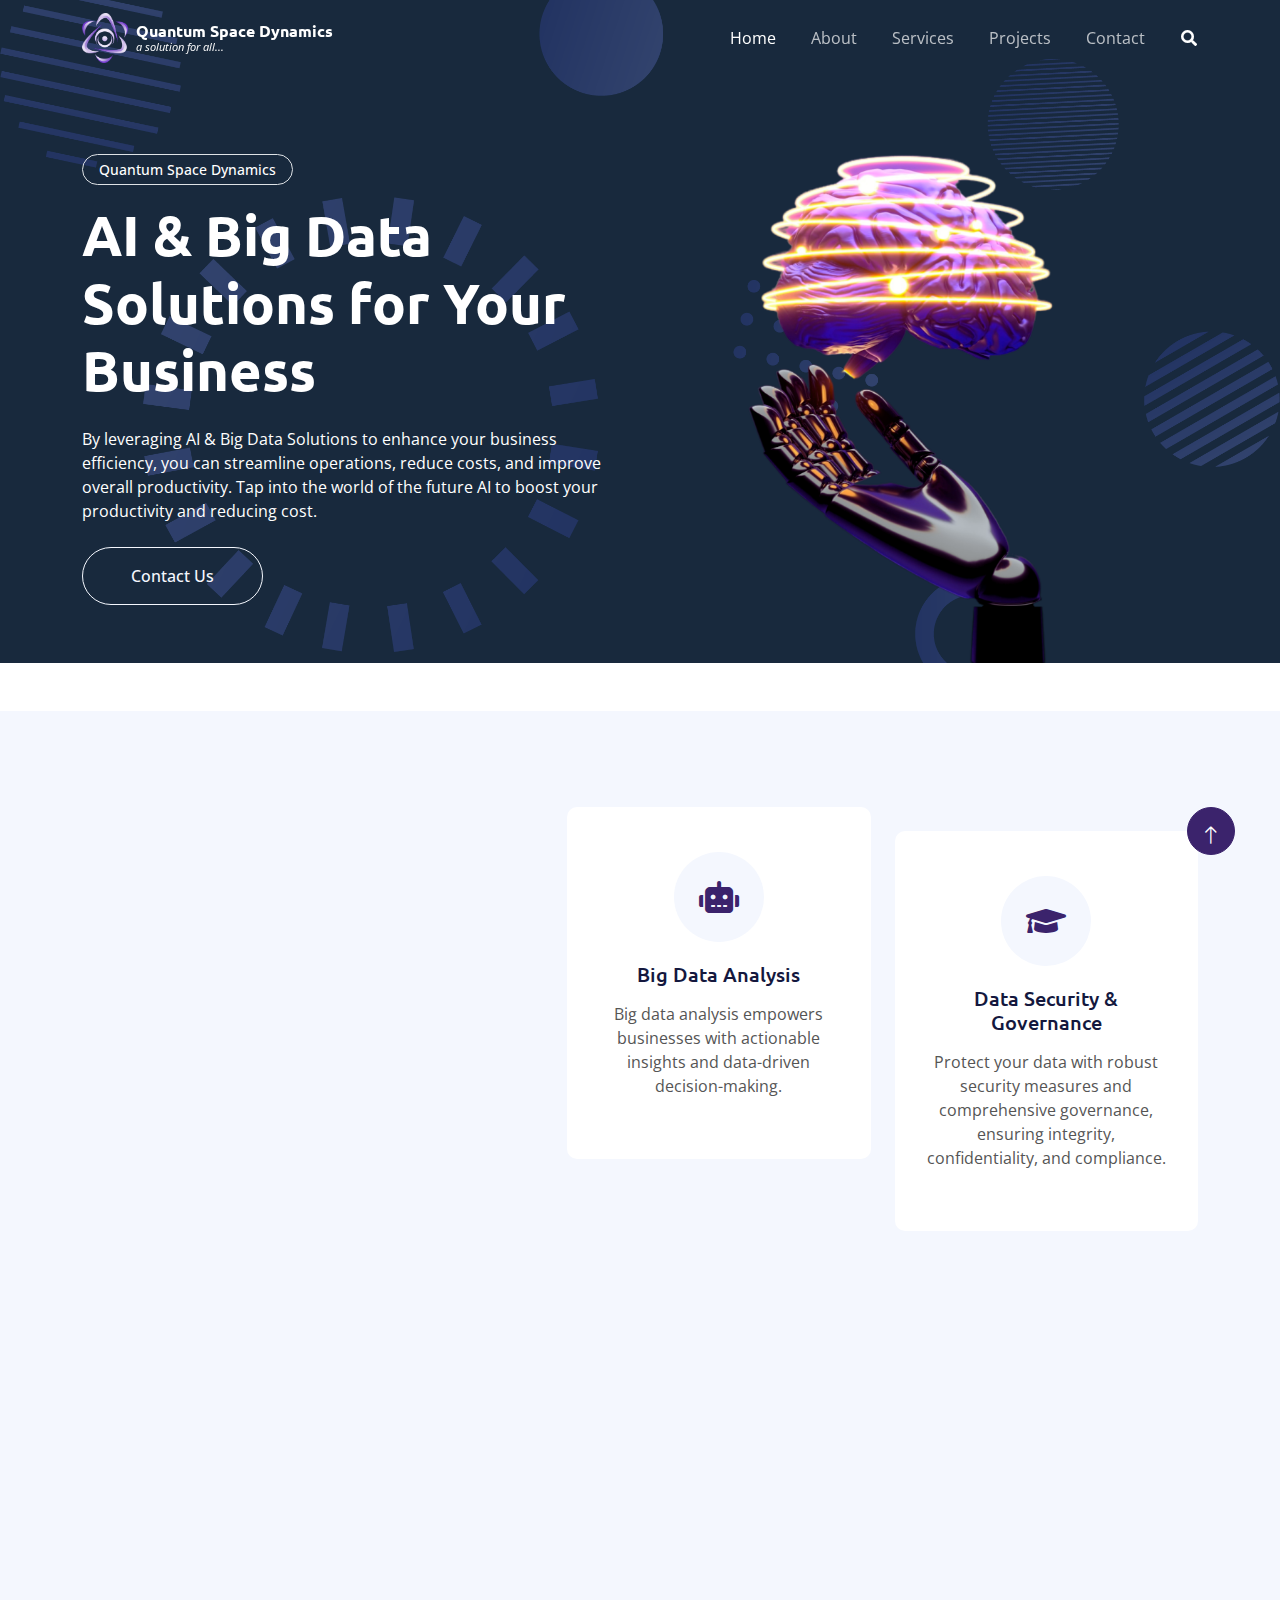
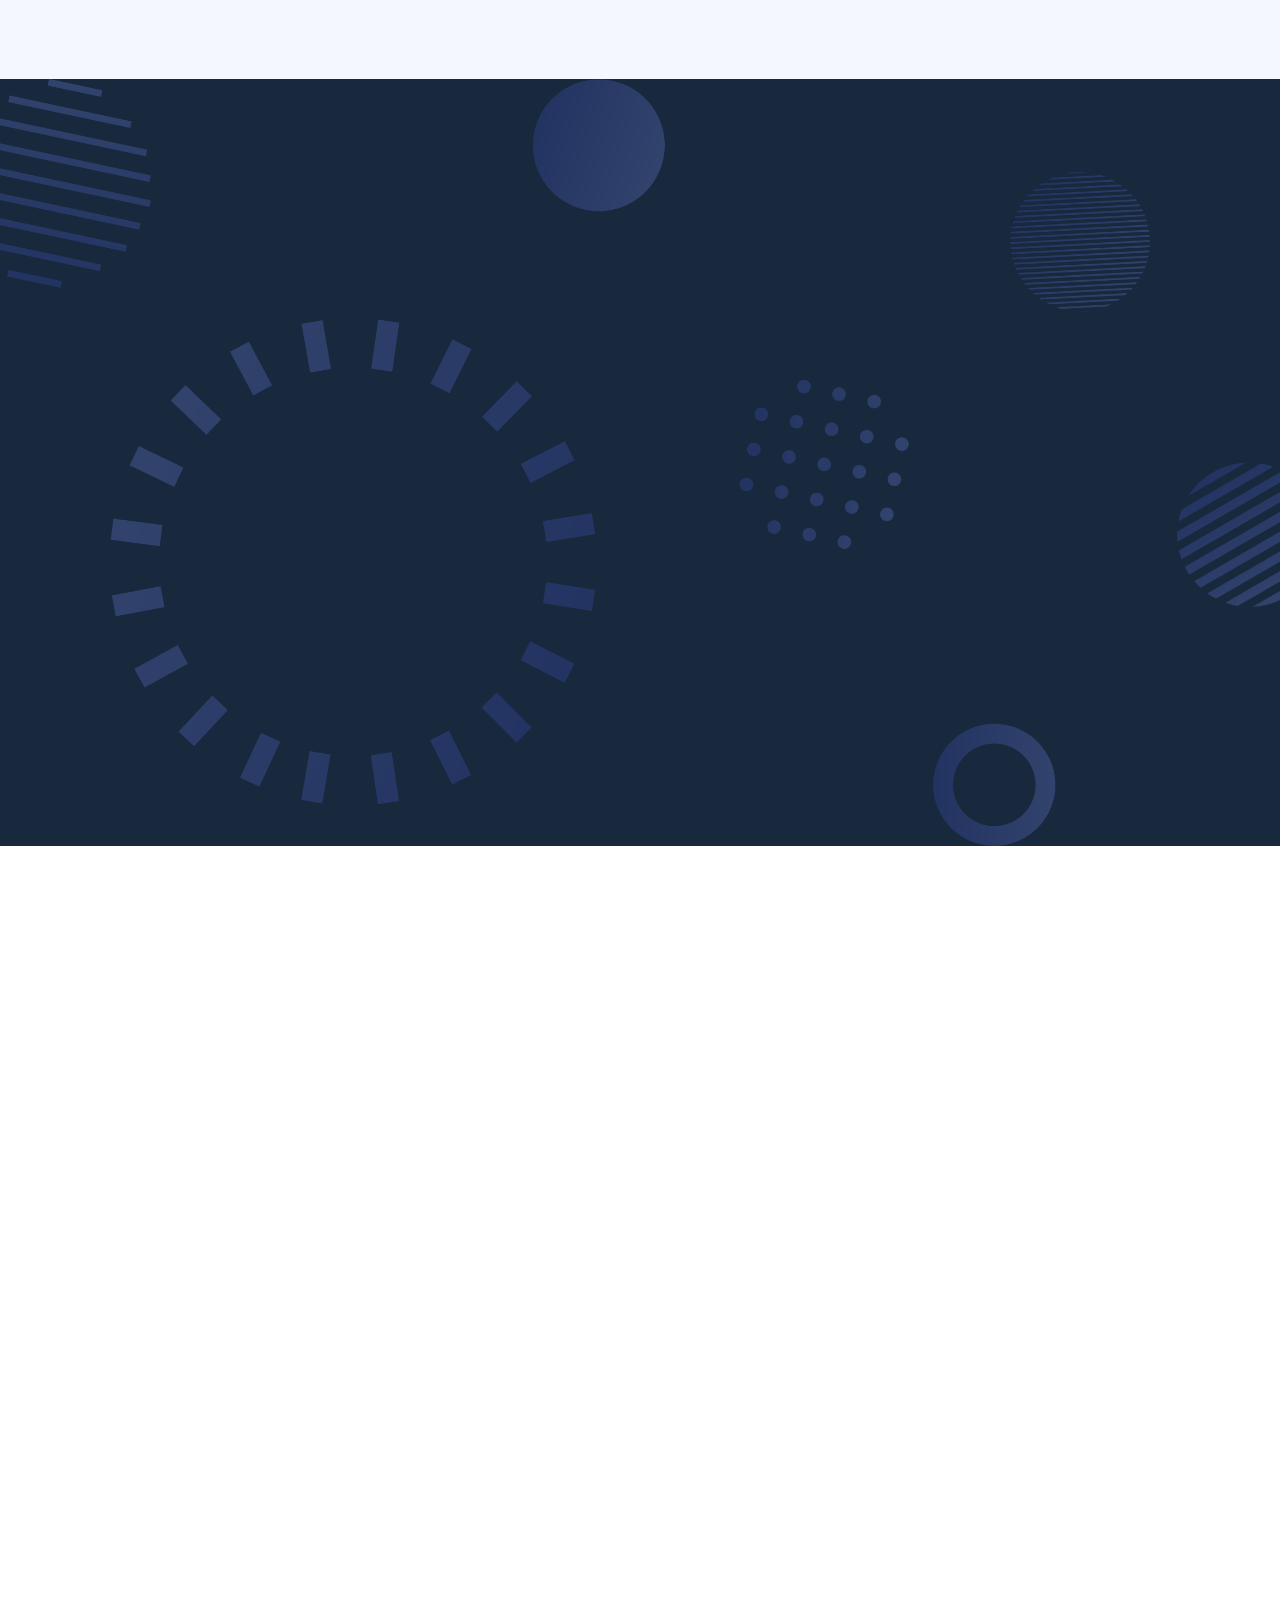
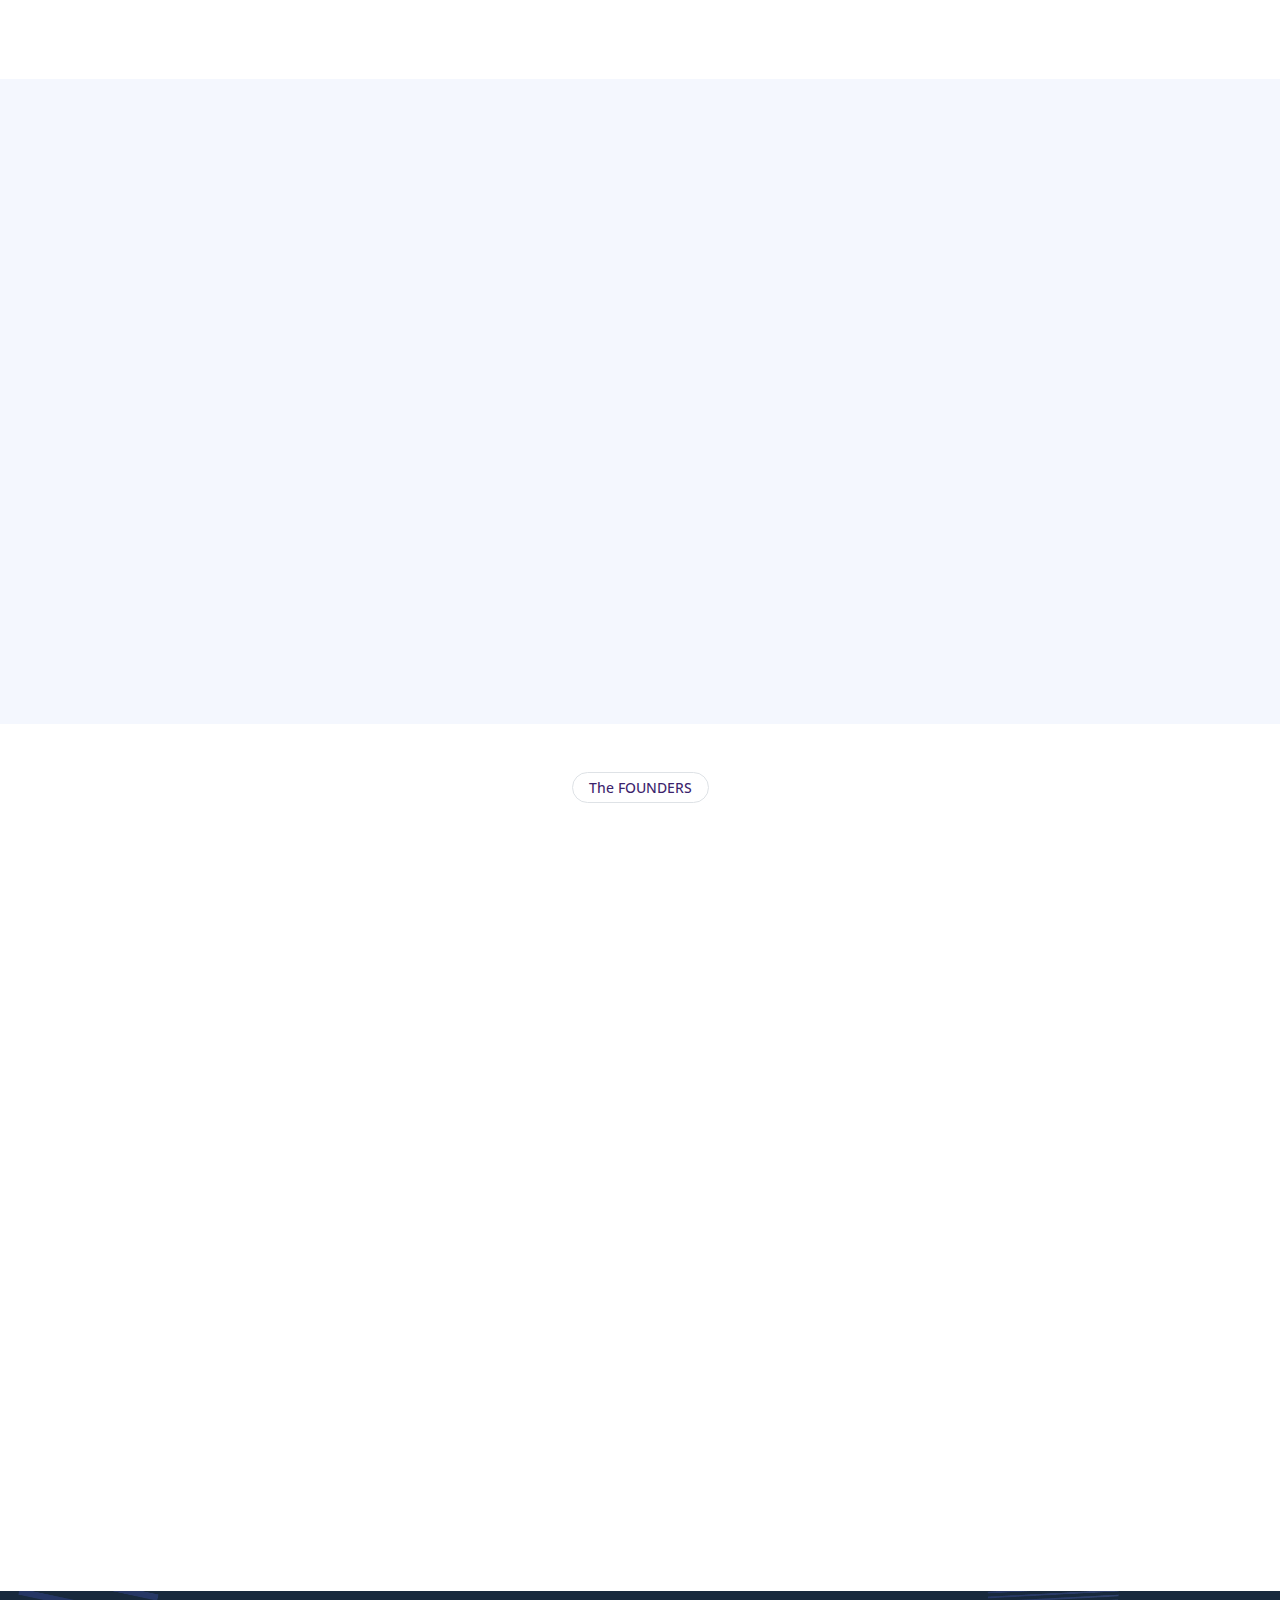
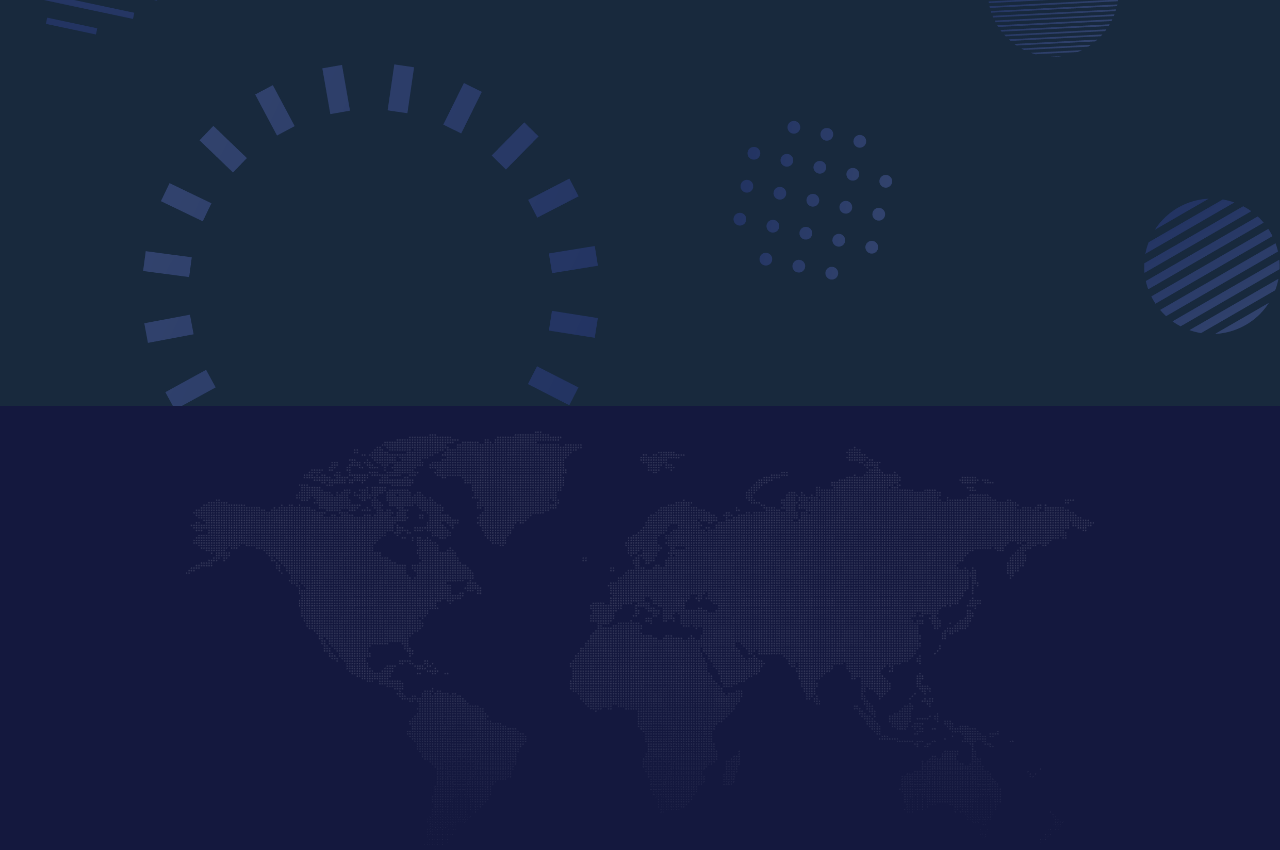
<file: index.html>
<!DOCTYPE html>
<html lang="en">
  <head>
    <meta charset="utf-8" />
    <title>Quantum Space Dynamics LLC</title>
    <meta content="width=device-width, initial-scale=1.0" name="viewport" />
    <meta content="" name="keywords" />
    <meta content="" name="description" />

    <!-- Favicon -->
    <link href="img/favicon.png" rel="icon" />

    <!-- Google Web Fonts -->
    <link rel="preconnect" href="https://fonts.googleapis.com" />
    <link rel="preconnect" href="https://fonts.gstatic.com" crossorigin />
    <link
      href="https://fonts.googleapis.com/css2?family=Open+Sans:wght@400;600&family=Ubuntu:wght@500;700&display=swap"
      rel="stylesheet"
    />

    <!-- Icon Font Stylesheet -->
    <link
      href="https://cdnjs.cloudflare.com/ajax/libs/font-awesome/5.10.0/css/all.min.css"
      rel="stylesheet"
    />
    <link
      href="https://cdn.jsdelivr.net/npm/bootstrap-icons@1.4.1/font/bootstrap-icons.css"
      rel="stylesheet"
    />

    <!-- Libraries Stylesheet -->
    <link href="lib/animate/animate.min.css" rel="stylesheet" />
    <link href="lib/owlcarousel/assets/owl.carousel.min.css" rel="stylesheet" />

    <!-- Customized Bootstrap Stylesheet -->
    <link href="css/bootstrap.min.css" rel="stylesheet" />

    <!-- Template Stylesheet -->
    <link href="css/style.css" rel="stylesheet" />
  </head>

  <body>
    <!-- Spinner Start -->
    <div
      id="spinner"
      class="show bg-white position-fixed translate-middle w-100 vh-100 top-50 start-50 d-flex align-items-center justify-content-center"
    >
      <div
        class="spinner-grow text-primary"
        style="width: 3rem; height: 3rem"
        role="status"
      >
        <span class="sr-only">Loading...</span>
      </div>
    </div>
    <!-- Spinner End -->

<!-- Navbar Start -->
<div class="container-fluid sticky-top">
    <div class="container">
        <nav class="navbar navbar-expand-lg navbar-dark p-0">
            <a href="index.html" class="navbar-brand d-flex align-items-center">
                <img src="img/qsd.png" alt="Logo" class="img-fluid" style="max-height: 50px;">
                <div class="ms-2 d-flex flex-column justify-content-center">
                    <h2 class="text-white mb-0" style="font-size: 1rem; line-height: 1.2;">Quantum Space Dynamics</h2>
                    <small class="text-white" style="font-style: italic; font-size: 0.7rem; line-height: 1.2;">a solution for all...</small>
                </div>
            </a>
            <button type="button" class="navbar-toggler ms-auto me-0" data-bs-toggle="collapse"
                data-bs-target="#navbarCollapse">
                <span class="navbar-toggler-icon"></span>
            </button>
            <div class="collapse navbar-collapse" id="navbarCollapse">
                <div class="navbar-nav ms-auto">
                    <a href="index.html" class="nav-item nav-link active">Home</a>
                    <a href="about.html" class="nav-item nav-link">About</a>
                    <a href="service.html" class="nav-item nav-link">Services</a>
                    <a href="project.html" class="nav-item nav-link">Projects</a>
                    <a href="contact.html" class="nav-item nav-link">Contact</a>
                </div>
                <button type="button" class="btn text-white p-0 d-none d-lg-block" data-bs-toggle="modal"
                    data-bs-target="#searchModal"><i class="fa fa-search"></i></button>
            </div>
        </nav>
    </div>
</div>
<!-- Navbar End -->



    <!-- Hero Start -->
    <div class="container-fluid pt-5 bg-primary hero-header mb-5">
      <div class="container pt-5">
        <div class="row g-5 pt-5">
          <div
            class="col-lg-6 align-self-center text-center text-lg-start mb-lg-5"
          >
            <div
              class="btn btn-sm border rounded-pill text-white px-3 mb-3 animated slideInRight"
            >
              Quantum Space Dynamics
            </div>
            <h1 class="display-4 text-white mb-4 animated slideInRight">
              AI & Big Data Solutions for Your Business
            </h1>
            <p class="text-white mb-4 animated slideInRight">
              By leveraging AI & Big Data Solutions to enhance your business
              efficiency, you can streamline operations, reduce costs, and
              improve overall productivity. Tap into the world of the future AI
              to boost your productivity and reducing cost.
            </p>
            <!-- <a
              href=""
              class="btn btn-light py-sm-3 px-sm-5 rounded-pill me-3 animated slideInRight"
              >Read More</a
            > -->
            <a
              href=""
              class="btn btn-outline-light py-sm-3 px-sm-5 rounded-pill animated slideInRight"
              >Contact Us</a
            >
          </div>
          <div class="col-lg-6 align-self-end text-center text-lg-end">
            <img class="img-fluid" src="img/hero-img.png" alt="" />
          </div>
        </div>
      </div>
    </div>
    <!-- Hero End -->

    <!-- Full Screen Search Start -->
    <div class="modal fade" id="searchModal" tabindex="-1">
      <div class="modal-dialog modal-fullscreen">
        <div class="modal-content" style="background: rgba(20, 24, 62, 0.7)">
          <div class="modal-header border-0">
            <button
              type="button"
              class="btn btn-square bg-white btn-close"
              data-bs-dismiss="modal"
              aria-label="Close"
            ></button>
          </div>
          <div
            class="modal-body d-flex align-items-center justify-content-center"
          >
            <div class="input-group" style="max-width: 600px">
              <input
                type="text"
                class="form-control bg-transparent border-light p-3"
                placeholder="Type search keyword"
              />
              <button class="btn btn-light px-4">
                <i class="bi bi-search"></i>
              </button>
            </div>
          </div>
        </div>
      </div>
    </div>
    <!-- Full Screen Search End -->

    <!-- About Start -->
    <!-- <div class="container-fluid py-5">
      <div class="container">
        <div class="row g-5 align-items-center">
          <div class="col-lg-6 wow fadeIn" data-wow-delay="0.1s">
            <div class="about-img">
              <img class="img-fluid" src="img/about-img.jpg" />
            </div>
          </div>
          <div class="col-lg-6 wow fadeIn" data-wow-delay="0.5s">
            <div class="btn btn-sm border rounded-pill text-primary px-3 mb-3">
              About Us
            </div>
            <h1 class="mb-4">
              We Make Your Business Smarter with AI & Big Data Solutions
            </h1>
            <p class="mb-4">
              Our AI & Big Data Solutions solutions automate routine tasks, allowing your team to
              focus on more critical activities, thus making your business
              smarter and more efficient. By integrating cutting-edge AI
              technology into your existing systems, we help you uncover
              insights that can lead to innovative solutions and competitive
              advantages. With our expertise in AI, we transform your business
              processes, making them more intelligent and adaptive to the
              ever-changing market demands."
            </p>
            <p class="mb-4">
              We make your business smarter with Artificial Intelligence by
              enhancing customer experiences through personalized interactions
              and predictive analytics.
            </p>
            <div class="row g-3">
              <div class="col-sm-6">
                <h6 class="mb-3">
                  <i class="fa fa-check text-primary me-2"></i>Award Winning
                </h6>
                <h6 class="mb-0">
                  <i class="fa fa-check text-primary me-2"></i>Professional
                  Staff
                </h6>
              </div>
              <div class="col-sm-6">
                <h6 class="mb-3">
                  <i class="fa fa-check text-primary me-2"></i>24/7 Support
                </h6>
                <h6 class="mb-0">
                  <i class="fa fa-check text-primary me-2"></i>Fair Prices
                </h6>
              </div>
            </div>
            <div class="d-flex align-items-center mt-4">
              <!-- <a class="btn btn-primary rounded-pill px-4 me-3" href="">Read More</a> -->
              <!-- <a class="btn btn-outline-primary btn-square me-3" href=""
                ><i class="fab fa-facebook-f"></i
              ></a>
              <a class="btn btn-outline-primary btn-square me-3" href=""
                ><i class="fab fa-twitter"></i
              ></a>
              <a class="btn btn-outline-primary btn-square me-3" href=""
                ><i class="fab fa-instagram"></i
              ></a>
              <a class="btn btn-outline-primary btn-square" href=""
                ><i class="fab fa-linkedin-in"></i
              ></a>
            </div>
          </div>
        </div>
      </div>
    </div> -->
    <!-- About End -->

    <!-- Service Start -->
    <div class="container-fluid bg-light mt-5 py-5">
      <div class="container py-5">
        <div class="row g-5 align-items-center">
          <div class="col-lg-5 wow fadeIn" data-wow-delay="0.1s">
            <div class="btn btn-sm border rounded-pill text-primary px-3 mb-3">
              <!-- Our Services -->
              About Us
            </div>
            <h1 class="mb-4">Our Excellent AI & Big Data Solutions for Your Business</h1>
            <p class="mb-4">
              Our business enable you to streamline operations, enhance customer
              experiences, and drive innovative growth strategies by leveraging
              advanced analytics, automation, and machine learning technologies
              to deliver actionable insights and optimize performance across all
              departments.
            </p>
            <!-- <a class="btn btn-primary rounded-pill px-4" href="">Read More</a> -->
          </div>
          <div class="col-lg-7">
            <div class="row g-4">
              <div class="col-md-6">
                <div class="row g-4">
                  <div class="col-12 wow fadeIn" data-wow-delay="0.1s">
                    <div
                      class="service-item d-flex flex-column justify-content-center text-center rounded"
                    >
                      <div class="service-icon btn-square">
                        <i class="fa fa-robot fa-2x"></i>
                      </div>
                      <h5 class="mb-3">Big Data Analysis</h5>
                      <p>
                        Big data analysis empowers businesses with actionable
                        insights and data-driven decision-making.
                      </p>
                      <!-- <a class="btn px-3 mt-auto mx-auto" href="">Read More</a> -->
                    </div>
                  </div>
                  <div class="col-12 wow fadeIn" data-wow-delay="0.5s">
                    <div
                      class="service-item d-flex flex-column justify-content-center text-center rounded"
                    >
                      <div class="service-icon btn-square">
                        <i class="fa fa-power-off fa-2x"></i>
                      </div>
                      <h5 class="mb-3">Machine learning</h5>
                      <p>
                        Machine learning enhances business processes through
                        predictive analytics and automated solutions.
                      </p>
                      <!-- <a class="btn px-3 mt-auto mx-auto" href="">Read More</a> -->
                    </div>
                  </div>
                </div>
              </div>
              <div class="col-md-6 pt-md-4">
                <div class="row g-4">
                  <div class="col-12 wow fadeIn" data-wow-delay="0.3s">
                    <div
                      class="service-item d-flex flex-column justify-content-center text-center rounded"
                    >
                      <div class="service-icon btn-square">
                        <i class="fa fa-graduation-cap fa-2x"></i>
                      </div>
                      <h5 class="mb-3">Data Security & Governance</h5>
                      <p>
                        Protect your data with robust security measures and comprehensive governance, ensuring integrity, confidentiality, and compliance.
                      </p>
                      <!-- <a class="btn px-3 mt-auto mx-auto" href="">Read More</a> -->
                    </div>
                  </div>
                  <div class="col-12 wow fadeIn" data-wow-delay="0.7s">
                    <div
                      class="service-item d-flex flex-column justify-content-center text-center rounded"
                    >
                      <div class="service-icon btn-square">
                        <i class="fa fa-brain fa-2x"></i>
                      </div>
                      <h5 class="mb-3">Predictive Analysis</h5>
                      <p>
                        Harnessing data to anticipate future trends and optimize
                        decision-making processes.
                      </p>
                      <!-- <a class="btn px-3 mt-auto mx-auto" href="">Read More</a> -->
                    </div>
                  </div>
                </div>
              </div>
            </div>
          </div>
        </div>
      </div>
    </div>
    <!-- Service End -->

    <!-- Feature Start -->
    <div class="container-fluid bg-primary feature pt-5">
      <div class="container pt-5">
        <div class="row g-5">
          <div
            class="col-lg-6 align-self-center mb-md-5 pb-md-5 wow fadeIn"
            data-wow-delay="0.3s"
          >
            <div class="btn btn-sm border rounded-pill text-white px-3 mb-3">
              Why Choose Us
            </div>
            <h1 class="text-white mb-4">
              We're Best in AI and Big Data Solution Industry with 10 Years of Experience
            </h1>
            <p class="text-light mb-4">
              Leveraging a decade of expertise to deliver cutting-edge AI
              solutions that drive innovation and efficiency, we have
              consistently set industry standards. Our commitment to excellence
              and deep understanding of AI technologies enable us to provide
              tailored solutions that meet the unique needs of each client,
              ensuring sustained growth and competitive advantage.
            </p>
            <div class="d-flex align-items-center text-white mb-3">
              <div
                class="btn-sm-square bg-white text-primary rounded-circle me-3"
              >
                <i class="fa fa-check"></i>
              </div>
              <span
                >Proven Expertise: With 10 years in the AI industry, we deliver
                reliable and innovative solutions.</span
              >
            </div>
            <div class="d-flex align-items-center text-white mb-3">
              <div
                class="btn-sm-square bg-white text-primary rounded-circle me-3"
              >
                <i class="fa fa-check"></i>
              </div>
              <span
                >Customized Solutions: We tailor AI solutions to meet your
                unique business needs.</span
              >
            </div>
            <div class="d-flex align-items-center text-white mb-3">
              <div
                class="btn-sm-square bg-white text-primary rounded-circle me-3"
              >
                <i class="fa fa-check"></i>
              </div>
              <span
                >Cutting-Edge Technology: We use the latest AI technologies to
                keep you ahead of the competition.</span
              >
            </div>
            <!-- <div class="row g-4 pt-3">
              <div class="col-sm-6">
                <div
                  class="d-flex rounded p-3"
                  style="background: rgba(256, 256, 256, 0.1)"
                >
                  <i class="fa fa-users fa-3x text-white"></i>
                  <div class="ms-3">
                    <h2 class="text-white mb-0" data-toggle="counter-up">
                      14,562
                    </h2>
                    <p class="text-white mb-0">Happy Clients</p>
                  </div>
                </div>
              </div>
              <div class="col-sm-6">
                <div
                  class="d-flex rounded p-3"
                  style="background: rgba(256, 256, 256, 0.1)"
                >
                  <i class="fa fa-check fa-3x text-white"></i>
                  <div class="ms-3">
                    <h2 class="text-white mb-0" data-toggle="counter-up">
                      14,396
                    </h2>
                    <p class="text-white mb-0">Project Complete</p>
                  </div>
                </div>
              </div>
            </div> -->
          </div>
          <div
            class="col-lg-6 align-self-end text-center text-md-end wow fadeIn"
            data-wow-delay="0.5s"
          >
            <img class="img-fluid" src="img/featurez.png" alt="" />
          </div>
        </div>
      </div>
    </div>
    <!-- Feature End -->

    <!-- Case Start -->
    <div class="container-fluid py-5">
      <div class="container py-5">
        <div
          class="mx-auto text-center wow fadeIn"
          data-wow-delay="0.1s"
          style="max-width: 500px"
        >
          <div class="btn btn-sm border rounded-pill text-primary px-3 mb-3">
            Case Study
          </div>
          <h1 class="mb-4">Explore Our Recent AI & Big Data Solutions Case Studies</h1>
        </div>
        <div class="row g-4">
          <div class="col-lg-4 wow fadeIn" data-wow-delay="0.3s">
            <div
              class="case-item position-relative overflow-hidden rounded mb-2"
            >
              <img class="img-fluid" src="img/project-1.png" alt="" />
              <a class="case-overlay text-decoration-none" href="./verifyng/index.html">
                <small>Optimized Security</small>
                <h5 class="lh-base text-white mb-3">
                  We implement advanced AI & Big Data Solutions to enhance and safeguard your
                  business's security. 
                </h5>

                <span class="btn btn-primary"> View More <i class="fa fa-arrow-right"></i></span>
              </a>
            </div>
          </div>
          <div class="col-lg-4 wow fadeIn" data-wow-delay="0.5s">
            <div
              class="case-item position-relative overflow-hidden rounded mb-2"
            >
              <img class="img-fluid" src="img/project-2.jpg" alt="" />
              <a class="case-overlay text-decoration-none" href="#">
                <small>Machine learning</small>
                <h5 class="lh-base text-white mb-3">
                  We utilize machine learning to improve processes and provide
                  predictive insights.
                </h5>
                <span class="btn btn-primary"> Coming Soon </span>
              </a>
            </div>
          </div>
          <div class="col-lg-4 wow fadeIn" data-wow-delay="0.7s">
            <div
              class="case-item position-relative overflow-hidden rounded mb-2"
            >
              <img class="img-fluid" src="img/project-3.jpg" alt="" />
              <a class="case-overlay text-decoration-none" href="#">
                <small>Predictive Analysis</small>
                <h5 class="lh-base text-white mb-3">
                  We leverage predictive analysis to anticipate trends and
                  inform strategic decisions.
                </h5>
                <span class="btn btn-primary"> Coming Soon </span>
              </a>
            </div>
          </div>
        </div>
      </div>
    </div>
    <!-- Case End -->

    <!-- FAQs Start -->
    <div class="container-fluid bg-light py-5">
      <div class="container py-5">
        <div
          class="mx-auto text-center wow fadeIn"
          data-wow-delay="0.1s"
          style="max-width: 500px"
        >
          <div class="btn btn-sm border rounded-pill text-primary px-3 mb-3">
            Popular FAQs
          </div>
          <h1 class="mb-4">Frequently Asked Questions</h1>
        </div>
        <div class="row">
          <div class="col-lg-6">
            <div class="accordion" id="accordionFAQ1">
              <div class="accordion-item wow fadeIn" data-wow-delay="0.1s">
                <h2 class="accordion-header" id="headingOne">
                  <button
                    class="accordion-button collapsed"
                    type="button"
                    data-bs-toggle="collapse"
                    data-bs-target="#collapseOne"
                    aria-expanded="false"
                    aria-controls="collapseOne"
                  >
                    What is Artificial Intelligence (AI)?
                  </button>
                </h2>
                <div
                  id="collapseOne"
                  class="accordion-collapse collapse"
                  aria-labelledby="headingOne"
                  data-bs-parent="#accordionFAQ1"
                >
                  <div class="accordion-body">
                    AI refers to the simulation of human intelligence in
                    machines programmed to think, learn, and problem-solve like
                    a human. It encompasses a range of technologies, including
                    machine learning, natural language processing, and robotics.
                  </div>
                </div>
              </div>
              <div class="accordion-item wow fadeIn" data-wow-delay="0.2s">
                <h2 class="accordion-header" id="headingTwo">
                  <button
                    class="accordion-button collapsed"
                    type="button"
                    data-bs-toggle="collapse"
                    data-bs-target="#collapseTwo"
                    aria-expanded="false"
                    aria-controls="collapseTwo"
                  >
                    How can AI & Big Data Solutions benefit my business?
                  </button>
                </h2>
                <div
                  id="collapseTwo"
                  class="accordion-collapse collapse"
                  aria-labelledby="headingTwo"
                  data-bs-parent="#accordionFAQ1"
                >
                  <div class="accordion-body">
                    AI & Big Data Solutions can enhance your business by automating repetitive tasks,
                    providing data-driven insights, improving customer service
                    through chatbots, and optimizing operations for better
                    efficiency and productivity.
                  </div>
                </div>
              </div>
              <div class="accordion-item wow fadeIn" data-wow-delay="0.3s">
                <h2 class="accordion-header" id="headingThree">
                  <button
                    class="accordion-button collapsed"
                    type="button"
                    data-bs-toggle="collapse"
                    data-bs-target="#collapseThree"
                    aria-expanded="false"
                    aria-controls="collapseThree"
                  >
                    What is machine learning?
                  </button>
                </h2>
                <div
                  id="collapseThree"
                  class="accordion-collapse collapse"
                  aria-labelledby="headingThree"
                  data-bs-parent="#accordionFAQ1"
                >
                  <div class="accordion-body">
                    Machine learning is a subset of AI that enables systems to
                    learn and improve from experience without being explicitly
                    programmed. It involves algorithms that process and analyze
                    data to make predictions or decisions.
                  </div>
                </div>
              </div>
              <div class="accordion-item wow fadeIn" data-wow-delay="0.4s">
                <h2 class="accordion-header" id="headingFour">
                  <button
                    class="accordion-button collapsed"
                    type="button"
                    data-bs-toggle="collapse"
                    data-bs-target="#collapseFour"
                    aria-expanded="true"
                    aria-controls="collapseFour"
                  >
                    How does machine learning improve decision-making?
                  </button>
                </h2>
                <div
                  id="collapseFour"
                  class="accordion-collapse collapse"
                  aria-labelledby="headingFour"
                  data-bs-parent="#accordionFAQ1"
                >
                  <div class="accordion-body">
                    Machine learning improves decision-making by analyzing large
                    datasets to identify patterns and trends, providing insights
                    that help businesses make more accurate and informed
                    decisions.
                  </div>
                </div>
              </div>
            </div>
          </div>
          <div class="col-lg-6">
            <div class="accordion" id="accordionFAQ2">
              <div class="accordion-item wow fadeIn" data-wow-delay="0.5s">
                <h2 class="accordion-header" id="headingFive">
                  <button
                    class="accordion-button collapsed"
                    type="button"
                    data-bs-toggle="collapse"
                    data-bs-target="#collapseFive"
                    aria-expanded="false"
                    aria-controls="collapseFive"
                  >
                    What is big data?
                  </button>
                </h2>
                <div
                  id="collapseFive"
                  class="accordion-collapse collapse"
                  aria-labelledby="headingFive"
                  data-bs-parent="#accordionFAQ2"
                >
                  <div class="accordion-body">
                    Big data refers to extremely large datasets that can be
                    analyzed computationally to reveal patterns, trends, and
                    associations, especially relating to human behavior and
                    interactions.
                  </div>
                </div>
              </div>
              <div class="accordion-item wow fadeIn" data-wow-delay="0.6s">
                <h2 class="accordion-header" id="headingSix">
                  <button
                    class="accordion-button collapsed"
                    type="button"
                    data-bs-toggle="collapse"
                    data-bs-target="#collapseSix"
                    aria-expanded="false"
                    aria-controls="collapseSix"
                  >
                    How can big data analysis help my business?
                  </button>
                </h2>
                <div
                  id="collapseSix"
                  class="accordion-collapse collapse"
                  aria-labelledby="headingSix"
                  data-bs-parent="#accordionFAQ2"
                >
                  <div class="accordion-body">
                    Big data analysis can help your business by uncovering
                    valuable insights, identifying market trends, improving
                    customer experiences, and enabling data-driven strategies
                    for growth and efficiency.
                  </div>
                </div>
              </div>
              <div class="accordion-item wow fadeIn" data-wow-delay="0.7s">
                <h2 class="accordion-header" id="headingSeven">
                  <button
                    class="accordion-button collapsed"
                    type="button"
                    data-bs-toggle="collapse"
                    data-bs-target="#collapseSeven"
                    aria-expanded="false"
                    aria-controls="collapseSeven"
                  >
                    What are the security implications of using AI and big data?
                  </button>
                </h2>
                <div
                  id="collapseSeven"
                  class="accordion-collapse collapse"
                  aria-labelledby="headingSeven"
                  data-bs-parent="#accordionFAQ2"
                >
                  <div class="accordion-body">
                    While AI & Big Data Solutions provide significant advantages, they
                    also pose security challenges, including data privacy risks
                    and potential breaches. Implementing advanced security
                    measures and protocols is essential to safeguard sensitive
                    information.
                  </div>
                </div>
              </div>
              <div class="accordion-item wow fadeIn" data-wow-delay="0.8s">
                <h2 class="accordion-header" id="headingEight">
                  <button
                    class="accordion-button collapsed"
                    type="button"
                    data-bs-toggle="collapse"
                    data-bs-target="#collapseEight"
                    aria-expanded="false"
                    aria-controls="collapseEight"
                  >
                    How do I get started with AI, machine learning, and big data
                    solutions?
                  </button>
                </h2>
                <div
                  id="collapseEight"
                  class="accordion-collapse collapse"
                  aria-labelledby="headingEight"
                  data-bs-parent="#accordionFAQ2"
                >
                  <div class="accordion-body">
                    To get started, assess your business needs and goals, then
                    consult with experts to develop a tailored strategy. We
                    offer comprehensive services to help you integrate AI,
                    machine learning, and Big Data into your operations
                    effectively.
                  </div>
                </div>
              </div>
            </div>
          </div>
        </div>
      </div>
    </div>
    <!-- FAQs Start -->

    <!-- Team Start -->
    <div class="container-fluid py-5">
      <div class="btn btn-sm border rounded-pill text-primary px-3 mb-3" style="display: flex; justify-content: center; width: fit-content; margin-left: auto; margin-right: auto;">
        The FOUNDERS
      </div>
      <div class="container py-5">

        <div class="row g-5 align-items-center">
          <div class="col-lg-5 wow fadeIn" data-wow-delay="0.1s">
            <!-- <div class="btn btn-sm border rounded-pill text-primary px-3 mb-3">
              The Founder
            </div> -->
            <h1 class="mb-4">Meet The Founders</h1>
            <p class="mb-4">
              Meet our experienced team members, dedicated to delivering
              innovative AI & Big Data solutions and driving your business success with
              their extensive knowledge, proven expertise, and a passion for
              excellence."
            </p>
            <!-- <a class="btn btn-primary rounded-pill px-4" href="">Read More</a> -->
          </div>
          <div class="col-lg-7">
            <div class="row g-4">
              <div class="col-md-12">
                <div class="row g-4">
                  <div class="col-12 wow fadeIn" data-wow-delay="0.1s">
                    <div
                      class="team-item bg-white text-center rounded p-4 pt-0"
                    >
                      <img
                        class="img-fluid p-4"
                        src="img/team-1.png"
                        alt=""
                      />
                      <!-- <h5 class="mb-0">Didi Chukwuma</h5>
                      <small>Founder & CEO</small>
                      <div class="d-flex justify-content-center mt-3">
                        <a class="btn btn-square btn-primary m-1" href=""
                          ><i class="fab fa-facebook-f"></i
                        ></a>
                        <a class="btn btn-square btn-primary m-1" href=""
                          ><i class="fab fa-twitter"></i
                        ></a>
                        <a class="btn btn-square btn-primary m-1" href=""
                          ><i class="fab fa-instagram"></i
                        ></a>
                        <a class="btn btn-square btn-primary m-1" href=""
                          ><i class="fab fa-linkedin-in"></i
                        ></a>
                      </div> -->
                    </div>
                  </div>
                  <!-- <div class="col-12 wow fadeIn" data-wow-delay="0.5s">
                    <div
                      class="team-item bg-white text-center rounded p-4 pt-0"
                    >
                      <img
                        class="img-fluid rounded-circle p-4"
                        src="img/team-2.jpg"
                        alt=""
                      />
                      <h5 class="mb-0">Ismail Muhammed</h5>
                      <small>Chief Tech Officer</small>
                      <div class="d-flex justify-content-center mt-3">
                        <a class="btn btn-square btn-primary m-1" href=""
                          ><i class="fab fa-facebook-f"></i
                        ></a>
                        <a class="btn btn-square btn-primary m-1" href=""
                          ><i class="fab fa-twitter"></i
                        ></a>
                        <a class="btn btn-square btn-primary m-1" href=""
                          ><i class="fab fa-instagram"></i
                        ></a>
                        <a class="btn btn-square btn-primary m-1" href=""
                          ><i class="fab fa-linkedin-in"></i
                        ></a>
                      </div>
                    </div>
                  </div> -->
                </div>
              </div>
              <div class="col-md-6 pt-md-4">
                <div class="row g-4">
                  <!-- <div class="col-12 wow fadeIn" data-wow-delay="0.3s">
                    <div
                      class="team-item bg-white text-center rounded p-4 pt-0"
                    >
                      <img
                        class="img-fluid rounded-circle p-4"
                        src="img/team-3.jpg"
                        alt=""
                      />
                      <h5 class="mb-0">Akins Babafemi</h5>
                      <small>Co Founder</small>
                      <div class="d-flex justify-content-center mt-3">
                        <a class="btn btn-square btn-primary m-1" href=""
                          ><i class="fab fa-facebook-f"></i
                        ></a>
                        <a class="btn btn-square btn-primary m-1" href=""
                          ><i class="fab fa-twitter"></i
                        ></a>
                        <a class="btn btn-square btn-primary m-1" href=""
                          ><i class="fab fa-instagram"></i
                        ></a>
                        <a class="btn btn-square btn-primary m-1" href=""
                          ><i class="fab fa-linkedin-in"></i
                        ></a>
                      </div>
                    </div>
                  </div> -->
                  <!-- <div class="col-12 wow fadeIn" data-wow-delay="0.7s">
                    <div
                      class="team-item bg-white text-center rounded p-4 pt-0"
                    >
                      <img
                        class="img-fluid rounded-circle p-4"
                        src="img/team-4.jpg"
                        alt=""
                      />
                      <h5 class="mb-0">Cody Gardner</h5>
                      <small>Project Manager</small>
                      <div class="d-flex justify-content-center mt-3">
                        <a class="btn btn-square btn-primary m-1" href=""
                          ><i class="fab fa-facebook-f"></i
                        ></a>
                        <a class="btn btn-square btn-primary m-1" href=""
                          ><i class="fab fa-twitter"></i
                        ></a>
                        <a class="btn btn-square btn-primary m-1" href=""
                          ><i class="fab fa-instagram"></i
                        ></a>
                        <a class="btn btn-square btn-primary m-1" href=""
                          ><i class="fab fa-linkedin-in"></i
                        ></a>
                      </div>
                    </div>
                  </div> -->
                </div>
              </div>
            </div>
          </div>
        </div>
      </div>
    </div>
    <!-- Team End -->

    <!-- Testimonial Start -->
    <!-- <div class="container-xxl py-5">
      <div class="container py-5">
        <div class="row g-5">
          <div class="col-lg-5 wow fadeIn" data-wow-delay="0.1s">
            <div class="btn btn-sm border rounded-pill text-primary px-3 mb-3">
              Testimonial
            </div>
            <h1 class="mb-4">What Say Our Clients!</h1>
            <p class="mb-4">
              Hear from our clients about their experiences and successes with
              our AI & Big Data solutions. Discover how we've transformed their operations,
              enhanced their efficiency, and driven their growth with our
              cutting-edge technology and dedicated support.
            </p>
            <a class="btn btn-primary rounded-pill px-4" href="">Read More</a>
          <!-- </div>
          <div class="col-lg-7 wow fadeIn" data-wow-delay="0.5s">
            <div
              class="owl-carousel testimonial-carousel border-start border-primary"
            >
              <div class="testimonial-item ps-5">
                <i class="fa fa-quote-left fa-2x text-primary mb-3"></i>
                <p class="fs-4">
                  Partnering with this team has revolutionized our business
                  operations. Their AI solutions have automated our processes,
                  significantly reducing manual effort and errors. The insights
                  we've gained from their advanced analytics have helped us make
                  more informed decisions and stay ahead of the competition.
                </p>
                <div class="d-flex align-items-center">
                  <img
                    class="img-fluid flex-shrink-0 rounded-circle"
                    src="img/testimonial-1.jpg"
                    style="width: 60px; height: 60px"
                  />
                  <div class="ps-3">
                    <h5 class="mb-1">Sarah L.</h5>
                    <span>Operations Manager at Tech Innovators Inc</span>
                  </div>
                </div>
              </div>
              <div class="testimonial-item ps-5">
                <i class="fa fa-quote-left fa-2x text-primary mb-3"></i>
                <p class="fs-4">
                  The machine learning models developed by this company have
                  transformed our customer experience. By predicting customer
                  needs and personalizing our interactions, we've seen a
                  remarkable increase in customer satisfaction and loyalty.
                  Their expertise in machine learning is truly unparalleled.
                </p>
                <div class="d-flex align-items-center">
                  <img
                    class="img-fluid flex-shrink-0 rounded-circle"
                    src="img/testimonial-2.jpg"
                    style="width: 60px; height: 60px"
                  />
                  <div class="ps-3">
                    <h5 class="mb-1">John D.</h5>
                    <span
                      >Customer Experience Director at Retail Solutions
                      Ltd</span
                    >
                  </div>
                </div>
              </div>
              <div class="testimonial-item ps-5">
                <i class="fa fa-quote-left fa-2x text-primary mb-3"></i>
                <p class="fs-4">
                  Utilizing big data analysis from this team has been a
                  game-changer for our marketing strategies. The deep insights
                  and trends they've uncovered have allowed us to tailor our
                  campaigns more effectively, resulting in a significant boost
                  in our ROI. We couldn't be more pleased with the results.
                </p>
                <div class="d-flex align-items-center">
                  <img
                    class="img-fluid flex-shrink-0 rounded-circle"
                    src="img/testimonial-3.jpg"
                    style="width: 60px; height: 60px"
                  />
                  <div class="ps-3">
                    <h5 class="mb-1">Emily R.</h5>
                    <span>Marketing Director at Global Enterprises</span>
                  </div>
                </div>
              </div>
            </div>
          </div>
        </div>
      </div>
    </div> -->
    <!-- Testimonial End -->

    <!-- Newsletter Start -->
    <div class="container-fluid bg-primary newsletter py-5">
      <div class="container">
        <div class="row g-5 align-items-center">
          <div
            class="col-md-5 ps-lg-0 pt-5 pt-md-0 text-start wow fadeIn"
            data-wow-delay="0.3s"
          >
            <img class="img-fluid" src="img/newsletter.png" alt="" />
          </div>
          <div
            class="col-md-7 py-5 newsletter-text wow fadeIn"
            data-wow-delay="0.5s"
          >
            <div class="btn btn-sm border rounded-pill text-white px-3 mb-3">
              Newsletter
            </div>
            <h1 class="text-white mb-4">Let's subscribe the newsletter</h1>
            <div class="position-relative w-100 mt-3 mb-2">
              <input
                class="form-control border-0 rounded-pill w-100 ps-4 pe-5"
                type="text"
                placeholder="Enter Your Email"
                style="height: 48px"
              />
              <button
                type="button"
                class="btn shadow-none position-absolute top-0 end-0 mt-1 me-2"
              >
                <i class="fa fa-paper-plane text-primary fs-4"></i>
              </button>
            </div>
            <small class="text-white-50"
              >Subscribe to our newsletter for exclusive insights, expert tips,
              and industry news delivered straight to your inbox</small
            >
          </div>
        </div>
      </div>
    </div>
    <!-- Newsletter End -->

    <!-- Footer Start -->
    <div class="container-fluid bg-dark text-white-50 footer pt-5">
      <div class="container py-5">
        <div class="row g-5">
            <div class="col-md-6 col-lg-6 wow fadeIn" data-wow-delay="0.1s">
                <a href="index.html" class="d-inline-block mb-3 d-flex align-items-center">
                    <img src="img/qsd.png" alt="Logo" class="img-fluid" style="max-height: 50px;">
                    <div class="ms-2 d-flex flex-column justify-content-center">
                        <h2 class="text-white mb-0" style="font-size: 1rem; line-height: 1.2;">Quantum Space Dynamics</h2>
                        <small class="text-white" style="font-style: italic; font-size: 0.7rem; line-height: 1.2;">A solution for all...</small>
                    </div>
                </a>
                <p class="mb-0">
                    A leader in AI, Machine Learning, and Big Data solutions. With over a decade of experience, we transform businesses through cutting-edge technology and customized, data-driven strategies.
                </p>
            </div>
            
          <!-- <div class="col-md-6 col-lg-3 wow fadeIn" data-wow-delay="0.3s">
            <h5 class="text-white mb-4">Get In Touch</h5>
            <p>
              <i class="fa fa-map-marker-alt me-3"></i>123 Street, New York, USA
            </p>
            <p><i class="fa fa-phone-alt me-3"></i>+012 345 67890</p>
            <p><i class="fa fa-envelope me-3"></i>info@example.com</p>
            <div class="d-flex pt-2">
              <a class="btn btn-outline-light btn-social" href=""
                ><i class="fab fa-twitter"></i
              ></a>
              <a class="btn btn-outline-light btn-social" href=""
                ><i class="fab fa-facebook-f"></i
              ></a>
              <a class="btn btn-outline-light btn-social" href=""
                ><i class="fab fa-youtube"></i
              ></a>
              <a class="btn btn-outline-light btn-social" href=""
                ><i class="fab fa-instagram"></i
              ></a>
              <a class="btn btn-outline-light btn-social" href=""
                ><i class="fab fa-linkedin-in"></i
              ></a>
            </div>
          </div> -->
          <div class="col-md-6 col-lg-3 wow fadeIn" data-wow-delay="0.5s">
            <h5 class="text-white mb-4">Popular Link</h5>
            <a class="btn btn-link" href="">About Us</a>
            <a class="btn btn-link" href="">Contact Us</a>
            <a class="btn btn-link" href="">Privacy Policy</a>
            <a class="btn btn-link" href="">Terms & Condition</a>
            <a class="btn btn-link" href="">Career</a>
          </div>
          <div class="col-md-6 col-lg-3 wow fadeIn" data-wow-delay="0.7s">
            <h5 class="text-white mb-4">Our Services</h5>
            <a class="btn btn-link" href="">Biometrics Verification</a>
            <a class="btn btn-link" href="">Machine learning</a>
            <a class="btn btn-link" href="">Predictive Analysis</a>
            <a class="btn btn-link" href="">Data Security & Governance</a>
          </div>
        </div>
      </div>
      <div class="container wow fadeIn" data-wow-delay="0.1s">
        <div class="copyright">
          <div class="row">
            <div class="col-md-6 text-center text-md-start mb-3 mb-md-0">
              &copy;
              <a class="border-bottom" href="#">Quantum Space Dynamics LLC</a>,
              All Right Reserved.

              <!--/*** This template is free as long as you keep the footer author’s credit link/attribution link/backlink. If you'd like to use the template without the footer author’s credit link/attribution link/backlink, you can purchase the Credit Removal License from "https://htmlcodex.com/credit-removal". Thank you for your support. ***/-->
              Designed By
              <a class="border-bottom" href="https://quantumspacedynamics.com"
                >QSD Solutions</a
              >
            </div>
            <div class="col-md-6 text-center text-md-end">
              <div class="footer-menu">
                <a href="">Home</a>
                <a href="">Cookies</a>
                <a href="">Help</a>
                <a href="">FAQs</a>
              </div>
            </div>
          </div>
        </div>
      </div>
    </div>
    <!-- Footer End -->

    <!-- Back to Top -->
    <a href="#" class="btn btn-lg btn-primary btn-lg-square back-to-top pt-2"
      ><i class="bi bi-arrow-up"></i
    ></a>

    <!-- JavaScript Libraries -->
    <script src="https://ajax.googleapis.com/ajax/libs/jquery/3.6.1/jquery.min.js"></script>
    <script src="https://cdn.jsdelivr.net/npm/bootstrap@5.0.0/dist/js/bootstrap.bundle.min.js"></script>
    <script src="lib/wow/wow.min.js"></script>
    <script src="lib/easing/easing.min.js"></script>
    <script src="lib/waypoints/waypoints.min.js"></script>
    <script src="lib/counterup/counterup.min.js"></script>
    <script src="lib/owlcarousel/owl.carousel.min.js"></script>

    <!-- Template Javascript -->
    <script src="js/main.js"></script>
  </body>
</html>
</file>
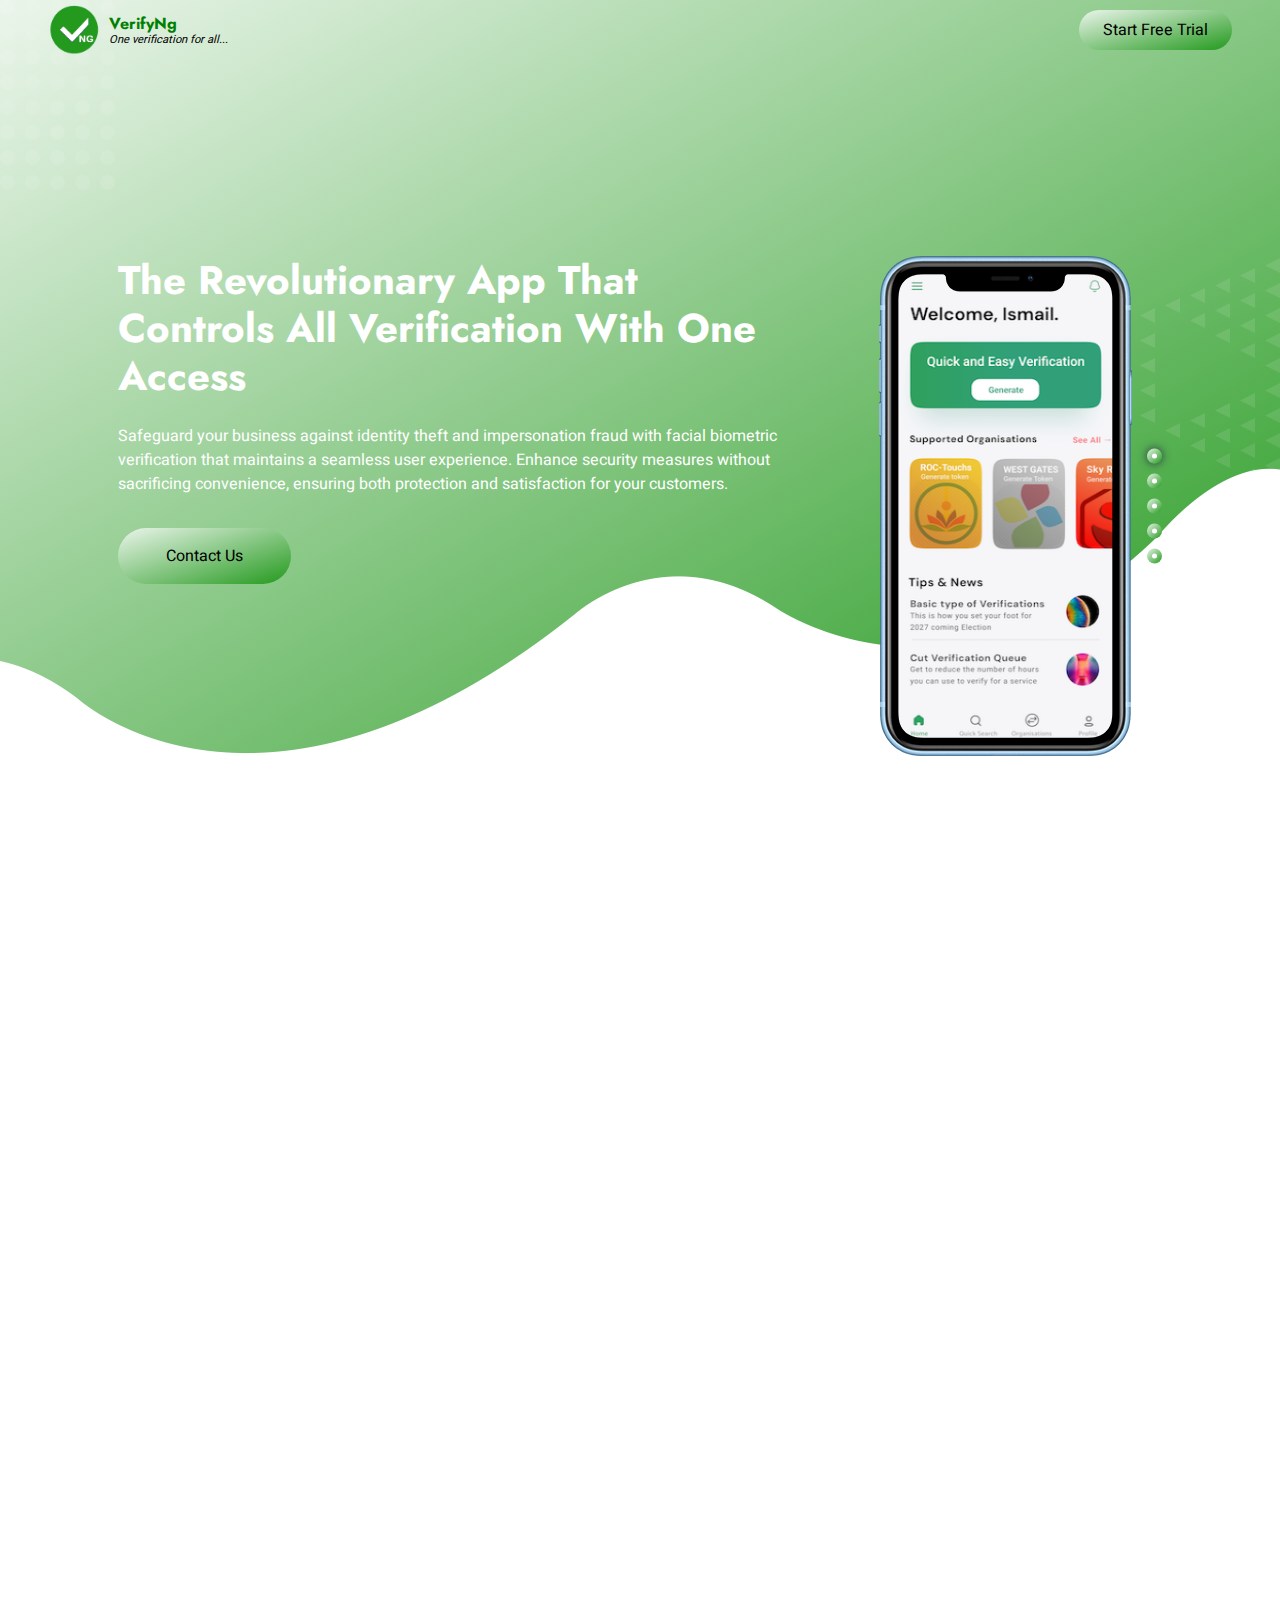
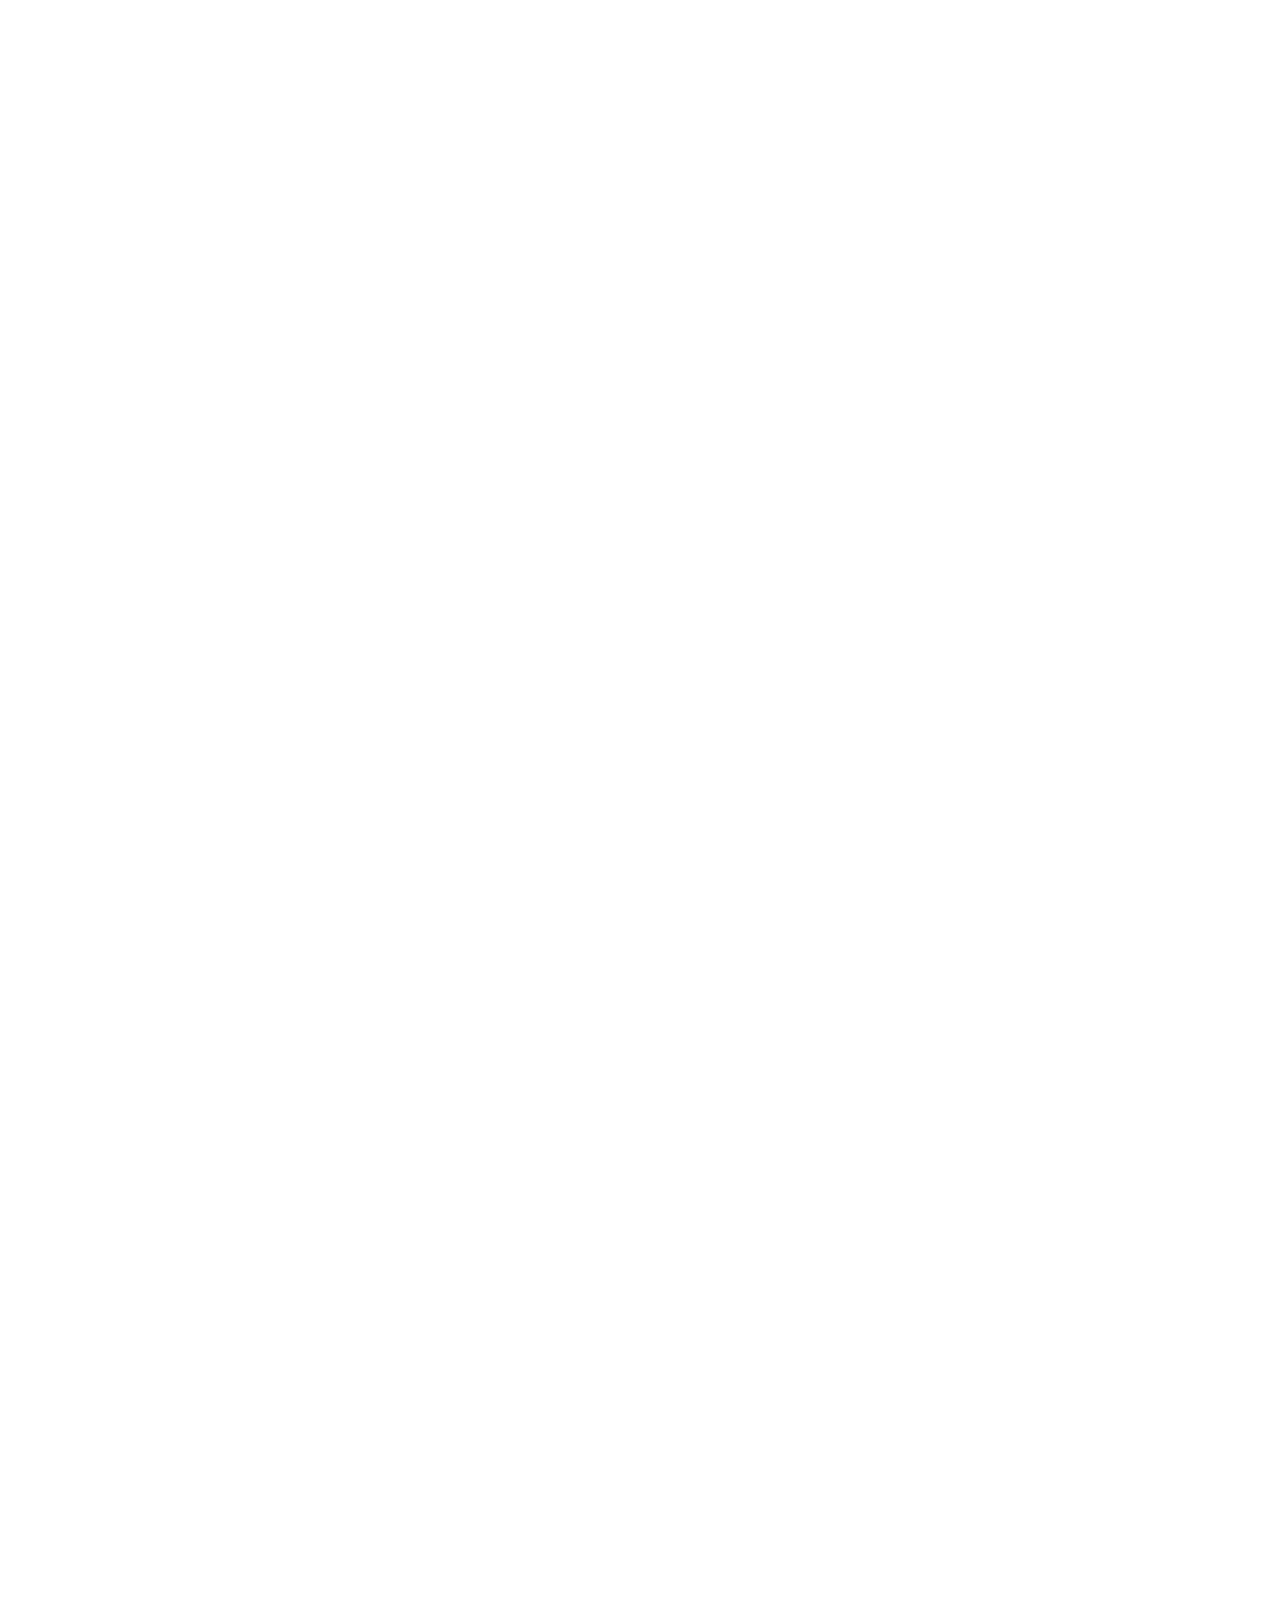
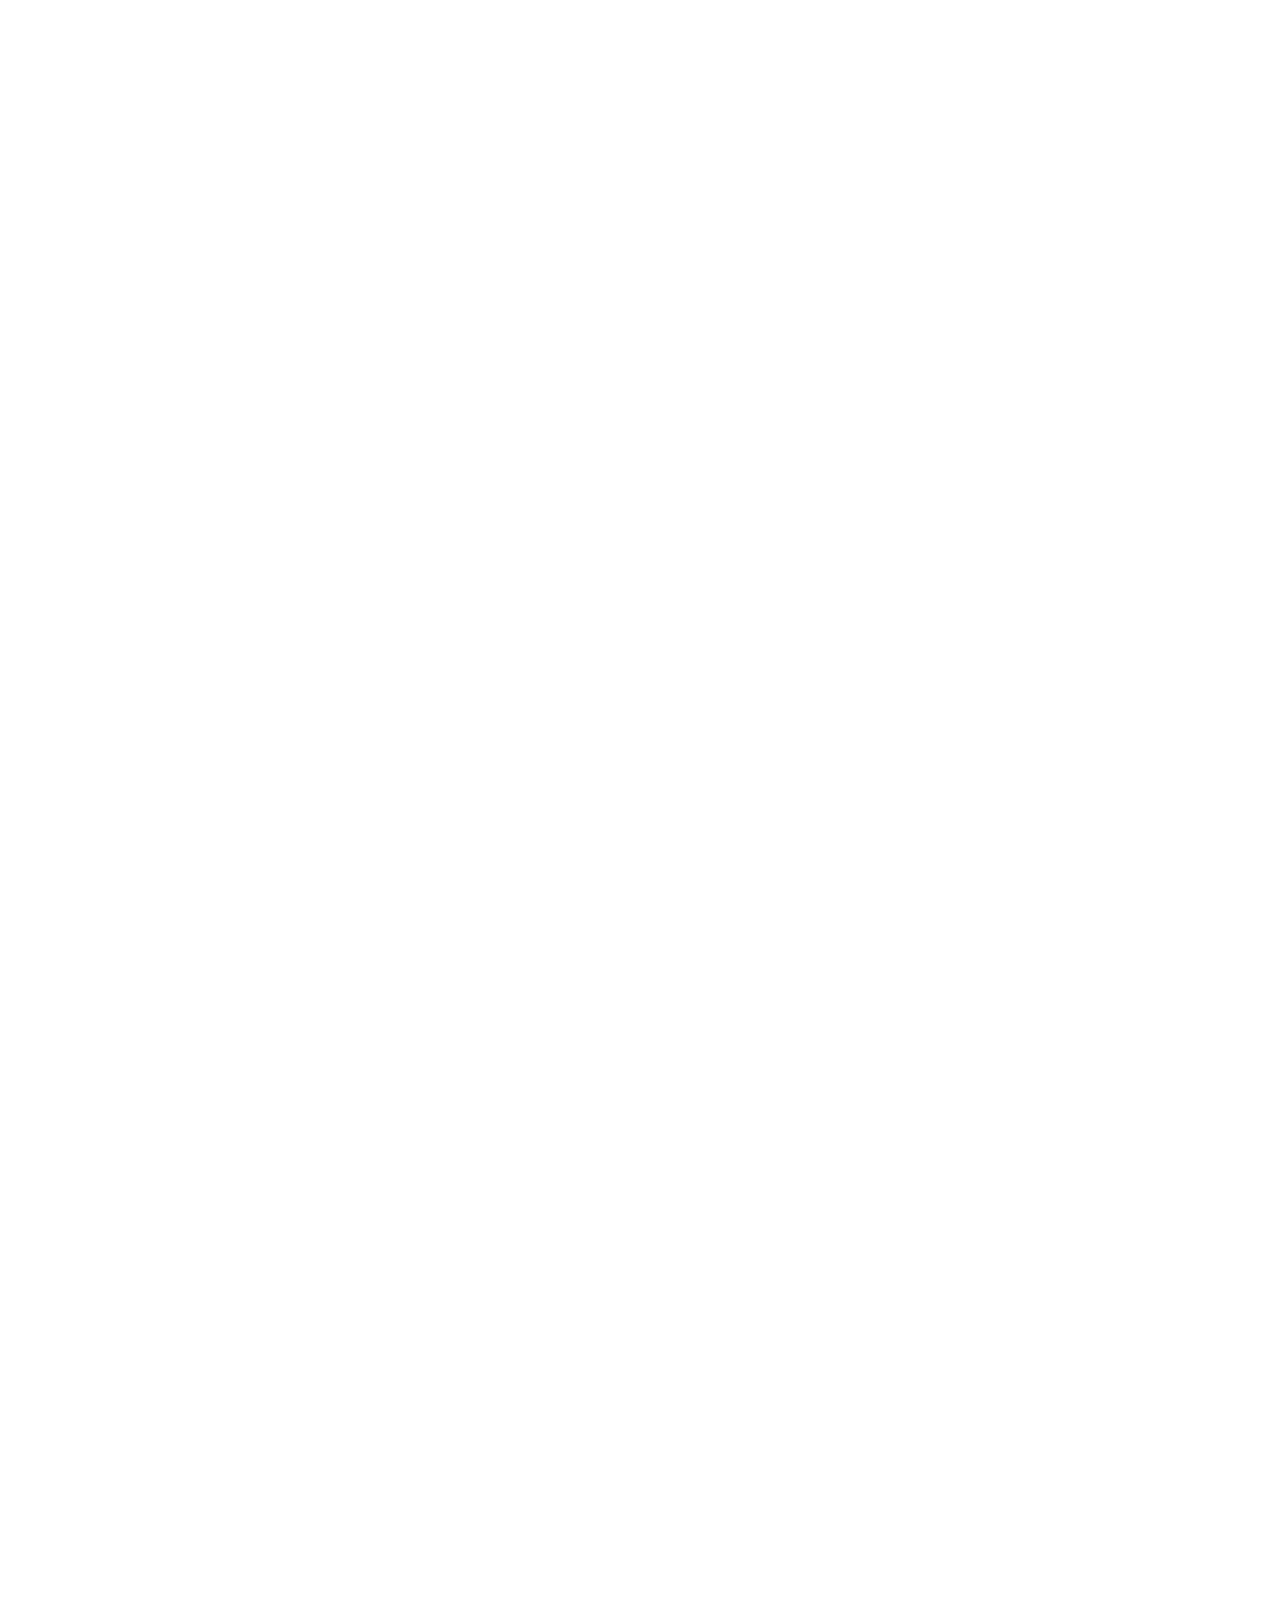
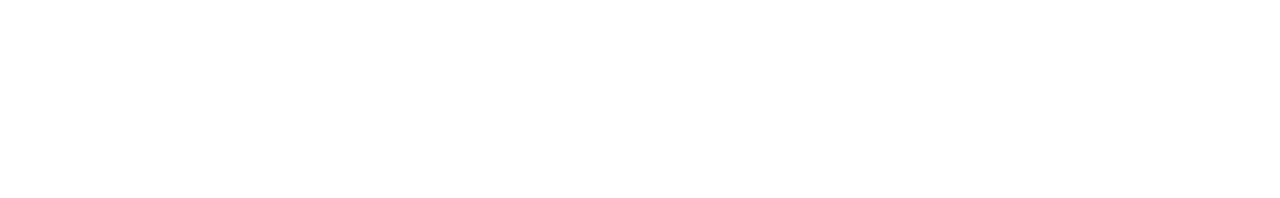
<file: verifyng/features/index.html>
<!DOCTYPE html>
<html lang="en">

<head>
    <meta charset="utf-8">
    <title>VerifyNg - One Verification for all</title>
    <meta content="width=device-width, initial-scale=1.0" name="viewport">
    <meta content="" name="keywords">
    <meta content="" name="description">

    <!-- Favicon -->
    <link href="img/favicon.ico" rel="icon">

    <!-- Google Web Fonts -->
    <link rel="preconnect" href="https://fonts.googleapis.com">
    <link rel="preconnect" href="https://fonts.gstatic.com" crossorigin>
    <link href="https://fonts.googleapis.com/css2?family=Heebo:wght@400;500&family=Jost:wght@500;600;700&display=swap" rel="stylesheet"> 

    <link rel="shortcut icon" href="img/favicon.png" type="image/png">
    <!-- Icon Font Stylesheet -->
    <link href="https://cdnjs.cloudflare.com/ajax/libs/font-awesome/5.10.0/css/all.min.css" rel="stylesheet">
    <link href="https://cdn.jsdelivr.net/npm/bootstrap-icons@1.4.1/font/bootstrap-icons.css" rel="stylesheet">

    <!-- Libraries Stylesheet -->
    <link href="lib/animate/animate.min.css" rel="stylesheet">
    <link href="lib/owlcarousel/assets/owl.carousel.min.css" rel="stylesheet">

    <!-- Customized Bootstrap Stylesheet -->
    <link href="css/bootstrap.min.css" rel="stylesheet">

    <!-- Template Stylesheet -->
    <link href="css/style.css" rel="stylesheet">
</head>

<body data-bs-spy="scroll" data-bs-target=".navbar" data-bs-offset="51">
    <div class="container-xxl bg-white p-0">
        <!-- Spinner Start -->
        <div id="spinner" class="show bg-white position-fixed translate-middle w-100 vh-100 top-50 start-50 d-flex align-items-center justify-content-center">
            <div class="spinner-grow text-primary" style="width: 3rem; height: 3rem;" role="status">
                <span class="sr-only">Loading...</span>
            </div>
        </div>
        <!-- Spinner End -->


        <!-- Navbar & Hero Start -->
        <div class="container-xxl position-relative p-0" id="home">
            <nav class="navbar navbar-expand-lg navbar-light px-4 px-lg-5 py-3 py-lg-0">
                <a class="navbar-brand d-flex align-items-center" href="index.html">
                    <img src="img/logo.png" alt="Logo" style="max-height: 50px;">
                    <div class="ms-2 d-flex flex-column justify-content-center">
                        <h2 class="mb-0" style="font-size: 1rem; line-height: 1.2; color: green;">VerifyNg</h2>
                        <small style="font-style: italic; font-size: 0.7rem; line-height: 1.2; color: black;">One verification for all...</small>
                    </div>
                </a>
                <button class="navbar-toggler" type="button" data-bs-toggle="collapse" data-bs-target="#navbarCollapse">
                    <span class="fa fa-bars"></span>
                </button>
                <div class="collapse navbar-collapse" id="navbarCollapse">
                    <div class="navbar-nav mx-auto py-0">
                        <!-- <a href="#home" class="nav-item nav-link active">Home</a>
                        <a href="#about" class="nav-item nav-link">About</a>
                        <a href="#feature" class="nav-item nav-link">Feature</a>
                        <a href="#pricing" class="nav-item nav-link">Pricing</a>
                        <a href="#review" class="nav-item nav-link">Review</a>
                        <a href="#contact" class="nav-item nav-link">Contact</a> -->
                    </div>
                    <a href="" class="btn btn-primary-gradient rounded-pill py-2 px-4 ms-3 d-none d-lg-block">Start Free Trial</a>
                </div>
            </nav>

            <div class="container-xxl bg-primary hero-header">
                <div class="container px-lg-5">
                    <div class="row g-5">
                        <div class="col-lg-8 text-center text-lg-start">
                            <h1 class="text-white mb-4 animated slideInDown">The Revolutionary App That Controls All Verification With One Access</h1>
                            <p class="text-white pb-3 animated slideInDown">Safeguard your business against identity theft and impersonation fraud with facial biometric verification that maintains a seamless user experience. Enhance security measures without sacrificing convenience, ensuring both protection and satisfaction for your customers.</p>
                            <a href="" class="btn btn-primary-gradient py-sm-3 px-4 px-sm-5 rounded-pill me-3 animated slideInLeft">Contact Us</a>
                        </div>
                        <div class="col-lg-4 d-flex justify-content-center justify-content-lg-end wow fadeInUp" data-wow-delay="0.3s">
                            <div class="owl-carousel screenshot-carousel">
                                <img class="img-fluid" src="img/screenshot-1.png" alt="">
                                <img class="img-fluid" src="img/screenshot-2.png" alt="">
                                <img class="img-fluid" src="img/screenshot-3.png" alt="">
                                <img class="img-fluid" src="img/screenshot-4.png" alt="">
                                <img class="img-fluid" src="img/screenshot-5.png" alt="">
                            </div>
                        </div>
                    </div>
                </div>
            </div>
        </div>
        <!-- Navbar & Hero End -->


        <!-- About Start -->
        <div class="container-xxl py-5" id="about">
            <div class="container py-5 px-lg-5">
                <div class="row g-5 align-items-center">
                    <div class="col-lg-6 wow fadeInUp" data-wow-delay="0.1s">
                        <h5 class="text-primary-gradient fw-medium">The Features</h5>
                        <h1 class="mb-4">#1 App For True Verification</h1>
                        <br class="mb-4">When a user attempts to authenticate, the system captures a biometric sample and compares it against stored templates in a secure database. If the captured sample matches the stored template, the user is granted access.</br>
                            Advanced algorithms and machine learning techniques enhance the accuracy and reliability of the verification process, reducing the risk of fraud and unauthorized access. This technology provides a high level of security while offering a convenient and user-friendly experience</p>
                        <div class="row g-4 mb-4">
                            <div class="col-sm-6 wow fadeIn" data-wow-delay="0.5s">
                                <div class="d-flex">
                                    <i class="fa fa-cogs fa-2x text-primary-gradient flex-shrink-0 mt-1"></i>
                                    <div class="ms-3">
                                        <h2 class="mb-0" data-toggle="counter-up">324</h2>
                                        <p class="text-primary-gradient mb-0">Active Install</p>
                                    </div>
                                </div>
                            </div>
                            <div class="col-sm-6 wow fadeIn" data-wow-delay="0.7s">
                                <div class="d-flex">
                                    <i class="fa fa-comments fa-2x text-secondary-gradient flex-shrink-0 mt-1"></i>
                                    <div class="ms-3">
                                        <h2 class="mb-0" data-toggle="counter-up">503</h2>
                                        <p class="text-secondary-gradient mb-0">Clients Reviews</p>
                                    </div>
                                </div>
                            </div>
                        </div>
                        <!-- <a href="" class="btn btn-primary-gradient py-sm-3 px-4 px-sm-5 rounded-pill mt-3">Read More</a> -->
                    </div>
                    <div class="col-lg-6">
                        <img class="img-fluid wow fadeInUp" data-wow-delay="0.5s" src="img/about.png" style="border-radius: 20px;">
                    </div>
                </div>
            </div>
        </div>
        <!-- About End -->


        <!-- Features Start -->
        <div class="container-xxl py-5" id="feature">
            <div class="container py-5 px-lg-5">
                <div class="row g-4">
                    <div class="col-lg-4 col-md-6 wow fadeInUp" data-wow-delay="0.1s">
                        <div class="feature-item bg-light rounded p-4">
                            <div class="d-inline-flex align-items-center justify-content-center bg-primary-gradient rounded-circle mb-4" style="width: 60px; height: 60px;">
                                <i class="fa fa-eye text-white fs-4"></i>
                            </div>
                            <h5 class="mb-3">High Resolution Image Capture</h5>
                            <p class="m-0">High-resolution image capture ensures that every detail is meticulously recorded, providing exceptional clarity and precision for applications that demand the highest level of accuracy.</p>
                        </div>
                    </div>
                    <div class="col-lg-4 col-md-6 wow fadeInUp" data-wow-delay="0.3s">
                        <div class="feature-item bg-light rounded p-4">
                            <div class="d-inline-flex align-items-center justify-content-center bg-secondary-gradient rounded-circle mb-4" style="width: 60px; height: 60px;">
                                <i class="fa fa-layer-group text-white fs-4"></i>
                            </div>
                            <h5 class="mb-3">Photo Vs ID Verification</h5>
                            <p class="m-0">Capturing a live photo of the user and comparing it to the image on their government-issued ID. This process ensures authenticity, reduces the risk of identity fraud, and enhances security by confirming that the person presenting the ID is its rightful owner. </p>
                        </div>
                    </div>
                    <div class="col-lg-4 col-md-6 wow fadeInUp" data-wow-delay="0.5s">
                        <div class="feature-item bg-light rounded p-4">
                            <div class="d-inline-flex align-items-center justify-content-center bg-primary-gradient rounded-circle mb-4" style="width: 60px; height: 60px;">
                                <i class="fa fa-edit text-white fs-4"></i>
                            </div>
                            <h5 class="mb-3">Editable Data</h5>
                            <p class="m-0">Modify and update information in real-time, ensuring accuracy and flexibility in data management. This capability enhances collaboration, streamlines workflows, and ensures that records remain current and relevant across various applications and platforms.</p>
                        </div>
                    </div>
                    <div class="col-lg-4 col-md-6 wow fadeInUp" data-wow-delay="0.1s">
                        <div class="feature-item bg-light rounded p-4">
                            <div class="d-inline-flex align-items-center justify-content-center bg-secondary-gradient rounded-circle mb-4" style="width: 60px; height: 60px;">
                                <i class="fa fa-shield-alt text-white fs-4"></i>
                            </div>
                            <h5 class="mb-3">Fully Secured</h5>
                            <p class="m-0">Ensures that sensitive information remains protected from unauthorized access, safeguarding the integrity and confidentiality of your organization's assets.</p>
                        </div>
                    </div>
                    <div class="col-lg-4 col-md-6 wow fadeInUp" data-wow-delay="0.3s">
                        <div class="feature-item bg-light rounded p-4">
                            <div class="d-inline-flex align-items-center justify-content-center bg-primary-gradient rounded-circle mb-4" style="width: 60px; height: 60px;">
                                <i class="fa fa-database text-white fs-4"></i>
                            </div>
                            <h5 class="mb-3">Secured Storage</h5>
                            <p class="m-0">Employs advanced encryption techniques and access controls to safeguard sensitive data, ensuring its confidentiality and integrity against unauthorized access or cyber threats.</p>
                        </div>
                    </div>
                    <div class="col-lg-4 col-md-6 wow fadeInUp" data-wow-delay="0.5s">
                        <div class="feature-item bg-light rounded p-4">
                            <div class="d-inline-flex align-items-center justify-content-center bg-secondary-gradient rounded-circle mb-4" style="width: 60px; height: 60px;">
                                <i class="fa fa-mobile-alt text-white fs-4"></i>
                            </div>
                            <h5 class="mb-3">Fully Responsive</h5>
                            <p class="m-0">Design ensures that websites or applications dynamically adapt to different screen sizes and devices, providing an optimal user experience across desktops, tablets, and smartphones."</p>
                        </div>
                    </div>
                </div>
            </div>
        </div>
        <!-- Features End -->


        <!-- Screenshot Start -->
        <!-- <div class="container-xxl py-5">
            <div class="container py-5 px-lg-5">
                <div class="row g-5 align-items-center">
                    <div class="col-lg-8 wow fadeInUp" data-wow-delay="0.1s">
                        <h5 class="text-primary-gradient fw-medium">Screenshot</h5>
                        <h1 class="mb-4">User Friendly interface And Very Easy To Use Fitness App</h1>
                        <p class="mb-4">Diam dolor diam ipsum et tempor sit. Aliqu diam amet diam et eos labore. Clita erat ipsum et lorem et sit, sed stet no labore lorem sit clita duo justo eirmod magna dolore erat amet</p>
                        <p><i class="fa fa-check text-primary-gradient me-3"></i>Diam dolor diam ipsum et tempor sit</p>
                        <p><i class="fa fa-check text-primary-gradient me-3"></i>Aliqu diam amet diam et eos labore</p>
                        <p class="mb-4"><i class="fa fa-check text-primary-gradient me-3"></i>Clita erat ipsum et lorem et sit</p>
                        <a href="" class="btn btn-primary-gradient py-sm-3 px-4 px-sm-5 rounded-pill mt-3">Read More</a>
                    </div>
                    <div class="col-lg-4 d-flex justify-content-center justify-content-lg-end wow fadeInUp" data-wow-delay="0.3s">
                        <div class="owl-carousel screenshot-carousel">
                            <img class="img-fluid" src="img/screenshot-1.png" alt="">
                            <img class="img-fluid" src="img/screenshot-2.png" alt="">
                            <img class="img-fluid" src="img/screenshot-3.png" alt="">
                            <img class="img-fluid" src="img/screenshot-4.png" alt="">
                            <img class="img-fluid" src="img/screenshot-5.png" alt="">
                        </div>
                    </div>
                </div>
            </div>
        </div> -->
        <!-- Screenshot End -->


        <!-- Process Start -->
        <div class="container-xxl py-5">
            <div class="container py-5 px-lg-5">
                <div class="text-center pb-4 wow fadeInUp" data-wow-delay="0.1s">
                    <h5 class="text-primary-gradient fw-medium">How It Works</h5>
                    <h1 class="mb-5">3 Easy Steps</h1>
                </div>
                <div class="row gy-5 gx-4 justify-content-center">
                    <div class="col-lg-4 col-sm-6 text-center pt-4 wow fadeInUp" data-wow-delay="0.1s">
                        <div class="position-relative bg-light rounded pt-5 pb-4 px-4">
                            <div class="d-inline-flex align-items-center justify-content-center bg-primary-gradient rounded-circle position-absolute top-0 start-50 translate-middle shadow" style="width: 100px; height: 100px;">
                                <i class="fa fa-cog fa-3x text-white"></i>
                            </div>
                            <h5 class="mt-4 mb-3">Install the App</h5>
                            <p class="mb-0">To access the full features and benefits, simply install the app on your device and enjoy seamless functionality at your fingertips.s</p>
                        </div>
                    </div>
                    <div class="col-lg-4 col-sm-6 text-center pt-4 wow fadeInUp" data-wow-delay="0.3s">
                        <div class="position-relative bg-light rounded pt-5 pb-4 px-4">
                            <div class="d-inline-flex align-items-center justify-content-center bg-secondary-gradient rounded-circle position-absolute top-0 start-50 translate-middle shadow" style="width: 100px; height: 100px;">
                                <i class="fa fa-address-card fa-3x text-white"></i>
                            </div>
                            <h5 class="mt-4 mb-3">Setup Your Profile</h5>
                            <p class="mb-0">Setup your profile to personalize your experience and unlock exclusive features tailored to your preferences and needs.</p>
                        </div>
                    </div>
                    <div class="col-lg-4 col-sm-6 text-center pt-4 wow fadeInUp" data-wow-delay="0.5s">
                        <div class="position-relative bg-light rounded pt-5 pb-4 px-4">
                            <div class="d-inline-flex align-items-center justify-content-center bg-primary-gradient rounded-circle position-absolute top-0 start-50 translate-middle shadow" style="width: 100px; height: 100px;">
                                <i class="fa fa-check fa-3x text-white"></i>
                            </div>
                            <h5 class="mt-4 mb-3">Enjoy The Features</h5>
                            <p class="mb-0">Enjoy the plethora of features designed to enhance your experience and streamline your Verification process effortlessly.</p>
                        </div>
                    </div>
                </div>
            </div>
        </div>
        <!-- Process Start -->


        <!-- Download Start -->
        <div class="container-xxl py-5">
            <div class="container py-5 px-lg-5">
                <div class="row g-5 align-items-center">
                    <div class="col-lg-6">
                        <img class="img-fluid wow fadeInUp" data-wow-delay="0.1s" src="img/about.png">
                    </div>
                    <div class="col-lg-6 wow fadeInUp" data-wow-delay="0.3s">
                        <h5 class="text-primary-gradient fw-medium">Download</h5>
                        <h1 class="mb-4">Download The Latest Version Of Our App</h1>
                        <p class="mb-4">Experience improved performance, enhanced security, and exciting new features by downloading the latest version of our app, now available on all major app stores. Keep pace with advancements and enjoy a seamless user experience with each update."</p>
                        <div class="row g-4">
                            <div class="col-sm-6 wow fadeIn" data-wow-delay="0.5s">
                                <a href="" class="d-flex bg-primary-gradient rounded py-3 px-4">
                                    <i class="fab fa-apple fa-3x text-white flex-shrink-0"></i>
                                    <div class="ms-3">
                                        <p class="text-white mb-0">Available On</p>
                                        <h5 class="text-white mb-0">App Store</h5>
                                    </div>
                                </a>
                            </div>
                            <div class="col-sm-6 wow fadeIn" data-wow-delay="0.7s">
                                <a href="" class="d-flex bg-secondary-gradient rounded py-3 px-4">
                                    <i class="fab fa-android fa-3x text-white flex-shrink-0"></i>
                                    <div class="ms-3">
                                        <p class="text-white mb-0">Available On</p>
                                        <h5 class="text-white mb-0">Play Store</h5>
                                    </div>
                                </a>
                            </div>
                        </div>
                    </div>
                </div>
            </div>
        </div>
        <!-- Download End -->


        <!-- Pricing Start -->
        <!-- <div class="container-xxl py-5" id="pricing">
            <div class="container py-5 px-lg-5">
                <div class="text-center wow fadeInUp" data-wow-delay="0.1s">
                    <h5 class="text-primary-gradient fw-medium">Pricing Plan</h5>
                    <h1 class="mb-5">Choose Your Plan</h1>
                </div>
                <div class="tab-class text-center pricing wow fadeInUp" data-wow-delay="0.1s">
                    <ul class="nav nav-pills d-inline-flex justify-content-center bg-primary-gradient rounded-pill mb-5">
                        <li class="nav-item">
                            <button class="nav-link active" data-bs-toggle="pill" href="#tab-1">Monthly</button>
                        </li>
                        <li class="nav-item">
                            <button class="nav-link" data-bs-toggle="pill" href="#tab-2">Yearly</button>
                        </li>
                    </ul>
                    <div class="tab-content text-start">
                        <div id="tab-1" class="tab-pane fade show p-0 active">
                            <div class="row g-4">
                                <div class="col-lg-4">
                                    <div class="bg-light rounded">
                                        <div class="border-bottom p-4 mb-4">
                                            <h4 class="text-primary-gradient mb-1">Starter Plan</h4>
                                            <span>Powerful & Awesome Features</span>
                                        </div>
                                        <div class="p-4 pt-0">
                                            <h1 class="mb-3">
                                                <small class="align-top" style="font-size: 22px; line-height: 45px;">$</small>14.99<small
                                                    class="align-bottom" style="font-size: 16px; line-height: 40px;">/ Month</small>
                                            </h1>
                                            <div class="d-flex justify-content-between mb-3"><span>HTML5 & CSS3</span><i class="fa fa-check text-primary-gradient pt-1"></i></div>
                                            <div class="d-flex justify-content-between mb-3"><span>Bootstrap v5</span><i class="fa fa-check text-primary-gradient pt-1"></i></div>
                                            <div class="d-flex justify-content-between mb-3"><span>Responsive Layout</span><i class="fa fa-check text-primary-gradient pt-1"></i></div>
                                            <div class="d-flex justify-content-between mb-2"><span>Cross-browser Support</span><i class="fa fa-check text-primary-gradient pt-1"></i></div>
                                            <a href="" class="btn btn-primary-gradient rounded-pill py-2 px-4 mt-4">Get Started</a>
                                        </div>
                                    </div>
                                </div>
                                <div class="col-lg-4">
                                    <div class="bg-light rounded border">
                                        <div class="border-bottom p-4 mb-4">
                                            <h4 class="text-primary-gradient mb-1">Advance Plan</h4>
                                            <span>Powerful & Awesome Features</span>
                                        </div>
                                        <div class="p-4 pt-0">
                                            <h1 class="mb-3">
                                                <small class="align-top" style="font-size: 22px; line-height: 45px;">$</small>24.99<small
                                                    class="align-bottom" style="font-size: 16px; line-height: 40px;">/ Month</small>
                                            </h1>
                                            <div class="d-flex justify-content-between mb-3"><span>HTML5 & CSS3</span><i class="fa fa-check text-primary-gradient pt-1"></i></div>
                                            <div class="d-flex justify-content-between mb-3"><span>Bootstrap v5</span><i class="fa fa-check text-primary-gradient pt-1"></i></div>
                                            <div class="d-flex justify-content-between mb-3"><span>Responsive Layout</span><i class="fa fa-check text-primary-gradient pt-1"></i></div>
                                            <div class="d-flex justify-content-between mb-2"><span>Cross-browser Support</span><i class="fa fa-check text-primary-gradient pt-1"></i></div>
                                            <a href="" class="btn btn-secondary-gradient rounded-pill py-2 px-4 mt-4">Get Started</a>
                                        </div>
                                    </div>
                                </div>
                                <div class="col-lg-4">
                                    <div class="bg-light rounded">
                                        <div class="border-bottom p-4 mb-4">
                                            <h4 class="text-primary-gradient mb-1">Premium Plan</h4>
                                            <span>Powerful & Awesome Features</span>
                                        </div>
                                        <div class="p-4 pt-0">
                                            <h1 class="mb-3">
                                                <small class="align-top" style="font-size: 22px; line-height: 45px;">$</small>34.99<small
                                                    class="align-bottom" style="font-size: 16px; line-height: 40px;">/ Month</small>
                                            </h1>
                                            <div class="d-flex justify-content-between mb-3"><span>HTML5 & CSS3</span><i class="fa fa-check text-primary-gradient pt-1"></i></div>
                                            <div class="d-flex justify-content-between mb-3"><span>Bootstrap v5</span><i class="fa fa-check text-primary-gradient pt-1"></i></div>
                                            <div class="d-flex justify-content-between mb-3"><span>Responsive Layout</span><i class="fa fa-check text-primary-gradient pt-1"></i></div>
                                            <div class="d-flex justify-content-between mb-2"><span>Cross-browser Support</span><i class="fa fa-check text-primary-gradient pt-1"></i></div>
                                            <a href="" class="btn btn-primary-gradient rounded-pill py-2 px-4 mt-4">Get Started</a>
                                        </div>
                                    </div>
                                </div>
                            </div>
                        </div>
                        <div id="tab-2" class="tab-pane fade p-0">
                            <div class="row g-4">
                                <div class="col-lg-4">
                                    <div class="bg-light rounded">
                                        <div class="border-bottom p-4 mb-4">
                                            <h4 class="text-primary-gradient mb-1">Starter Plan</h4>
                                            <span>Powerful & Awesome Features</span>
                                        </div>
                                        <div class="p-4 pt-0">
                                            <h1 class="mb-3">
                                                <small class="align-top" style="font-size: 22px; line-height: 45px;">$</small>114.99<small
                                                    class="align-bottom" style="font-size: 16px; line-height: 40px;">/ Yearly</small>
                                            </h1>
                                            <div class="d-flex justify-content-between mb-3"><span>HTML5 & CSS3</span><i class="fa fa-check text-primary-gradient pt-1"></i></div>
                                            <div class="d-flex justify-content-between mb-3"><span>Bootstrap v5</span><i class="fa fa-check text-primary-gradient pt-1"></i></div>
                                            <div class="d-flex justify-content-between mb-3"><span>Responsive Layout</span><i class="fa fa-check text-primary-gradient pt-1"></i></div>
                                            <div class="d-flex justify-content-between mb-2"><span>Cross-browser Support</span><i class="fa fa-check text-primary-gradient pt-1"></i></div>
                                            <a href="" class="btn btn-primary-gradient rounded-pill py-2 px-4 mt-4">Get Started</a>
                                        </div>
                                    </div>
                                </div>
                                <div class="col-lg-4">
                                    <div class="bg-light rounded border">
                                        <div class="border-bottom p-4 mb-4">
                                            <h4 class="text-primary-gradient mb-1">Advance Plan</h4>
                                            <span>Powerful & Awesome Features</span>
                                        </div>
                                        <div class="p-4 pt-0">
                                            <h1 class="mb-3">
                                                <small class="align-top" style="font-size: 22px; line-height: 45px;">$</small>124.99<small
                                                    class="align-bottom" style="font-size: 16px; line-height: 40px;">/ Yearly</small>
                                            </h1>
                                            <div class="d-flex justify-content-between mb-3"><span>HTML5 & CSS3</span><i class="fa fa-check text-primary-gradient pt-1"></i></div>
                                            <div class="d-flex justify-content-between mb-3"><span>Bootstrap v5</span><i class="fa fa-check text-primary-gradient pt-1"></i></div>
                                            <div class="d-flex justify-content-between mb-3"><span>Responsive Layout</span><i class="fa fa-check text-primary-gradient pt-1"></i></div>
                                            <div class="d-flex justify-content-between mb-2"><span>Cross-browser Support</span><i class="fa fa-check text-primary-gradient pt-1"></i></div>
                                            <a href="" class="btn btn-primary-gradient rounded-pill py-2 px-4 mt-4">Get Started</a>
                                        </div>
                                    </div>
                                </div>
                                <div class="col-lg-4">
                                    <div class="bg-light rounded">
                                        <div class="border-bottom p-4 mb-4">
                                            <h4 class="text-primary-gradient mb-1">Premium Plan</h4>
                                            <span>Powerful & Awesome Features</span>
                                        </div>
                                        <div class="p-4 pt-0">
                                            <h1 class="mb-3">
                                                <small class="align-top" style="font-size: 22px; line-height: 45px;">$</small>134.99<small
                                                    class="align-bottom" style="font-size: 16px; line-height: 40px;">/ Yearly</small>
                                            </h1>
                                            <div class="d-flex justify-content-between mb-3"><span>HTML5 & CSS3</span><i class="fa fa-check text-primary-gradient pt-1"></i></div>
                                            <div class="d-flex justify-content-between mb-3"><span>Bootstrap v5</span><i class="fa fa-check text-primary-gradient pt-1"></i></div>
                                            <div class="d-flex justify-content-between mb-3"><span>Responsive Layout</span><i class="fa fa-check text-primary-gradient pt-1"></i></div>
                                            <div class="d-flex justify-content-between mb-2"><span>Cross-browser Support</span><i class="fa fa-check text-primary-gradient pt-1"></i></div>
                                            <a href="" class="btn btn-primary-gradient rounded-pill py-2 px-4 mt-4">Get Started</a>
                                        </div>
                                    </div>
                                </div>
                            </div>
                        </div>
                    </div>
                </div>
            </div>
        </div> -->
        <!-- Pricing End -->


        <!-- Testimonial Start -->
        <!-- <div class="container-xxl py-5" id="review">
            <div class="container py-5 px-lg-5">
                <div class="text-center wow fadeInUp" data-wow-delay="0.1s">
                    <h5 class="text-primary-gradient fw-medium">Testimonial</h5>
                    <h1 class="mb-5">What Say Our Clients!</h1>
                </div>
                <div class="owl-carousel testimonial-carousel wow fadeInUp" data-wow-delay="0.1s">
                    <div class="testimonial-item rounded p-4">
                        <div class="d-flex align-items-center mb-4">
                            <img class="img-fluid bg-white rounded flex-shrink-0 p-1" src="img/testimonial-1.jpg" style="width: 85px; height: 85px;">
                            <div class="ms-4">
                                <h5 class="mb-1">Client Name</h5>
                                <p class="mb-1">Profession</p>
                                <div>
                                    <small class="fa fa-star text-warning"></small>
                                    <small class="fa fa-star text-warning"></small>
                                    <small class="fa fa-star text-warning"></small>
                                    <small class="fa fa-star text-warning"></small>
                                    <small class="fa fa-star text-warning"></small>
                                </div>
                            </div>
                        </div>
                        <p class="mb-0">Tempor erat elitr rebum at clita. Diam dolor diam ipsum sit diam amet diam et eos. Clita erat ipsum et lorem et sit.</p>
                    </div>
                    <div class="testimonial-item rounded p-4">
                        <div class="d-flex align-items-center mb-4">
                            <img class="img-fluid bg-white rounded flex-shrink-0 p-1" src="img/testimonial-2.jpg" style="width: 85px; height: 85px;">
                            <div class="ms-4">
                                <h5 class="mb-1">Client Name</h5>
                                <p class="mb-1">Profession</p>
                                <div>
                                    <small class="fa fa-star text-warning"></small>
                                    <small class="fa fa-star text-warning"></small>
                                    <small class="fa fa-star text-warning"></small>
                                    <small class="fa fa-star text-warning"></small>
                                    <small class="fa fa-star text-warning"></small>
                                </div>
                            </div>
                        </div>
                        <p class="mb-0">Tempor erat elitr rebum at clita. Diam dolor diam ipsum sit diam amet diam et eos. Clita erat ipsum et lorem et sit.</p>
                    </div>
                    <div class="testimonial-item rounded p-4">
                        <div class="d-flex align-items-center mb-4">
                            <img class="img-fluid bg-white rounded flex-shrink-0 p-1" src="img/testimonial-3.jpg" style="width: 85px; height: 85px;">
                            <div class="ms-4">
                                <h5 class="mb-1">Client Name</h5>
                                <p class="mb-1">Profession</p>
                                <div>
                                    <small class="fa fa-star text-warning"></small>
                                    <small class="fa fa-star text-warning"></small>
                                    <small class="fa fa-star text-warning"></small>
                                    <small class="fa fa-star text-warning"></small>
                                    <small class="fa fa-star text-warning"></small>
                                </div>
                            </div>
                        </div>
                        <p class="mb-0">Tempor erat elitr rebum at clita. Diam dolor diam ipsum sit diam amet diam et eos. Clita erat ipsum et lorem et sit.</p>
                    </div>
                    <div class="testimonial-item rounded p-4">
                        <div class="d-flex align-items-center mb-4">
                            <img class="img-fluid bg-white rounded flex-shrink-0 p-1" src="img/testimonial-4.jpg" style="width: 85px; height: 85px;">
                            <div class="ms-4">
                                <h5 class="mb-1">Client Name</h5>
                                <p class="mb-1">Profession</p>
                                <div>
                                    <small class="fa fa-star text-warning"></small>
                                    <small class="fa fa-star text-warning"></small>
                                    <small class="fa fa-star text-warning"></small>
                                    <small class="fa fa-star text-warning"></small>
                                    <small class="fa fa-star text-warning"></small>
                                </div>
                            </div>
                        </div>
                        <p class="mb-0">Tempor erat elitr rebum at clita. Diam dolor diam ipsum sit diam amet diam et eos. Clita erat ipsum et lorem et sit.</p>
                    </div>
                </div>
            </div>
        </div> -->
        <!-- Testimonial End -->


        <!-- Contact Start -->
        <div class="container-xxl py-5" id="contact">
            <div class="container py-5 px-lg-5">
                <div class="text-center wow fadeInUp" data-wow-delay="0.1s">
                    <h5 class="text-primary-gradient fw-medium">Contact Us</h5>
                    <h1 class="mb-5">Get In Touch!</h1>
                </div>
                <div class="row justify-content-center">
                    <div class="col-lg-9">
                        <div class="wow fadeInUp" data-wow-delay="0.3s">
                            <p class="text-center mb-4">For any inquiries, assistance, or feedback, don't hesitate to contact us. Our dedicated support team is here to help you every step of the way.</p>
                            <form>
                                <div class="row g-3">
                                    <div class="col-md-6">
                                        <div class="form-floating">
                                            <input type="text" class="form-control" id="name" placeholder="Your Name">
                                            <label for="name">Your Name</label>
                                        </div>
                                    </div>
                                    <div class="col-md-6">
                                        <div class="form-floating">
                                            <input type="email" class="form-control" id="email" placeholder="Your Email">
                                            <label for="email">Your Email</label>
                                        </div>
                                    </div>
                                    <div class="col-12">
                                        <div class="form-floating">
                                            <input type="text" class="form-control" id="subject" placeholder="Subject">
                                            <label for="subject">Subject</label>
                                        </div>
                                    </div>
                                    <div class="col-12">
                                        <div class="form-floating">
                                            <textarea class="form-control" placeholder="Leave a message here" id="message" style="height: 150px"></textarea>
                                            <label for="message">Message</label>
                                        </div>
                                    </div>
                                    <div class="col-12 text-center">
                                        <button class="btn btn-primary-gradient rounded-pill py-3 px-5" type="submit">Send Message</button>
                                    </div>
                                </div>
                            </form>
                        </div>
                    </div>
                </div>
            </div>
        </div>
        <!-- Contact End -->
        

        <!-- Footer Start -->
        <div class="container-fluid bg-primary text-light footer wow fadeIn" data-wow-delay="0.1s">
            <div class="container py-5 px-lg-5">
                <div class="row g-5">
                    <div class="col-md-6 col-lg-3">
                        <h4 class="text-white mb-4">Popular Links</h4>
                        <a class="btn btn-link" href="">About Us</a>
                        <a class="btn btn-link" href="">Contact Us</a>
                        <a class="btn btn-link" href="">Privacy Policy</a>
                        <a class="btn btn-link" href="">Terms & Condition</a>
                        <a class="btn btn-link" href="">Career</a>
                    </div>
                    <div class="col-md-6 col-lg-3">
                        <h4 class="text-white mb-4">Our Services</h4>
                        <a class="btn btn-link" href="">biometric Verification</a>
                        <a class="btn btn-link" href="">Machine Learning</a>
                        <a class="btn btn-link" href="">Predictive Analysis</a>
                        <a class="btn btn-link" href="">Data Security & Governance</a>
                    </div>
                    <div class="col-md-6 col-lg-3">
                        <h4 class="text-white mb-4">Newsletter</h4>
                        <p>Subscribe to our newsletter to stay informed about the latest updates, promotions, and exclusive offers delivered straight to your inbox.</p>
                        <div class="position-relative w-100 mt-3">
                            <input class="form-control border-0 rounded-pill w-100 ps-4 pe-5" type="text" placeholder="Your Email" style="height: 48px;">
                            <button type="button" class="btn shadow-none position-absolute top-0 end-0 mt-1 me-2"><i class="fa fa-paper-plane text-primary-gradient fs-4"></i></button>
                        </div>
                    </div>
                </div>
            </div>
            <div class="container px-lg-5">
                <div class="copyright">
                    <div class="row">
                        <div class="col-md-6 text-center text-md-start mb-3 mb-md-0">
                            &copy; <a class="border-bottom" href="#">Quantum Space Dynamics</a>, All Right Reserved. 
							
							<!--/*** This template is free as long as you keep the footer author’s credit link/attribution link/backlink. If you'd like to use the template without the footer author’s credit link/attribution link/backlink, you can purchase the Credit Removal License from "https://htmlcodex.com/credit-removal". Thank you for your support. ***/-->
							Designed By <a class="border-bottom" href="https://quantumspacedynamics.com">Quantum Space Dynamics</a>
                        </div>
                        <div class="col-md-6 text-center text-md-end">
                            <div class="footer-menu">
                                <a href="">Home</a>
                                <a href="">Cookies</a>
                                <a href="">Help</a>
                                <a href="">FQAs</a>
                            </div>
                        </div>
                    </div>
                </div>
            </div>
        </div>
        <!-- Footer End -->


        <!-- Back to Top -->
        <a href="#" class="btn btn-lg btn-lg-square back-to-top pt-2"><i class="bi bi-arrow-up text-white"></i></a>
    </div>

    <!-- JavaScript Libraries -->
    <script src="https://code.jquery.com/jquery-3.4.1.min.js"></script>
    <script src="https://cdn.jsdelivr.net/npm/bootstrap@5.0.0/dist/js/bootstrap.bundle.min.js"></script>
    <script src="lib/wow/wow.min.js"></script>
    <script src="lib/easing/easing.min.js"></script>
    <script src="lib/waypoints/waypoints.min.js"></script>
    <script src="lib/counterup/counterup.min.js"></script>
    <script src="lib/owlcarousel/owl.carousel.min.js"></script>

    <!-- Template Javascript -->
    <script src="js/main.js"></script>
</body>

</html>
</file>
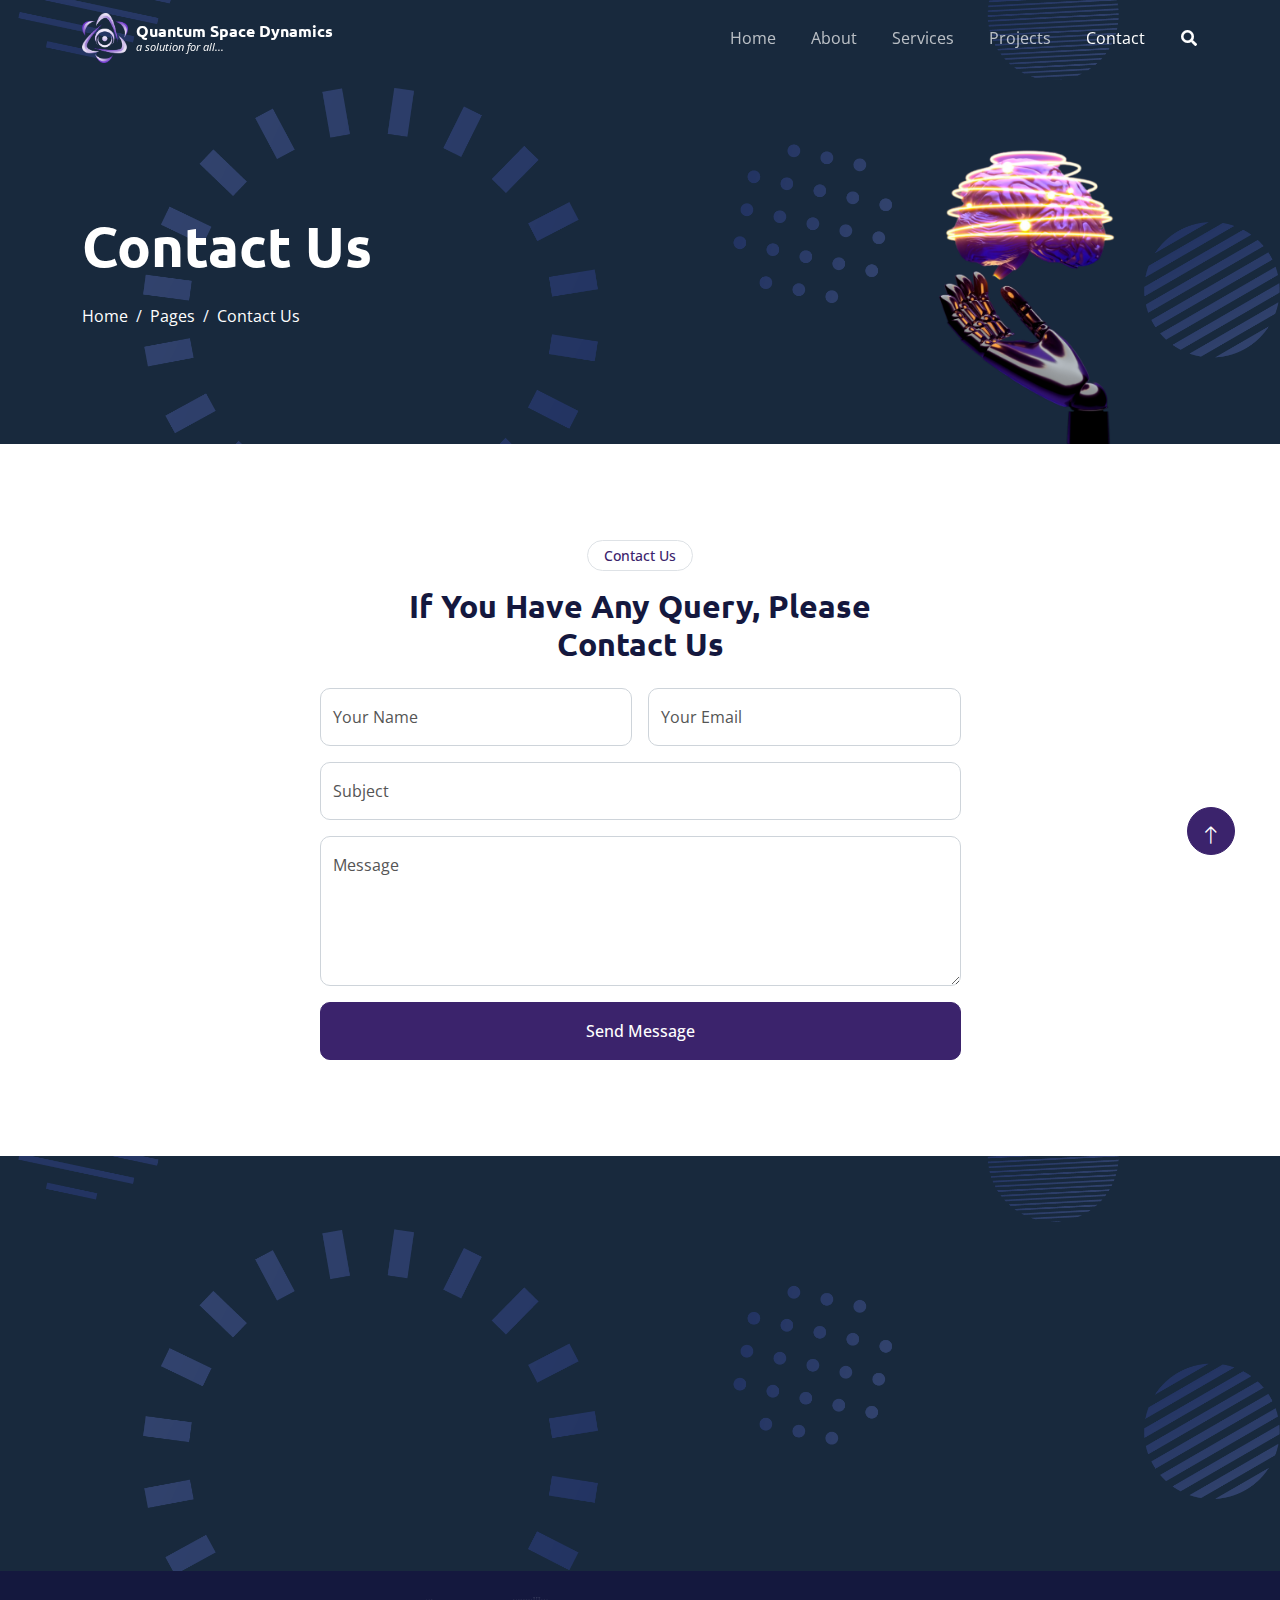
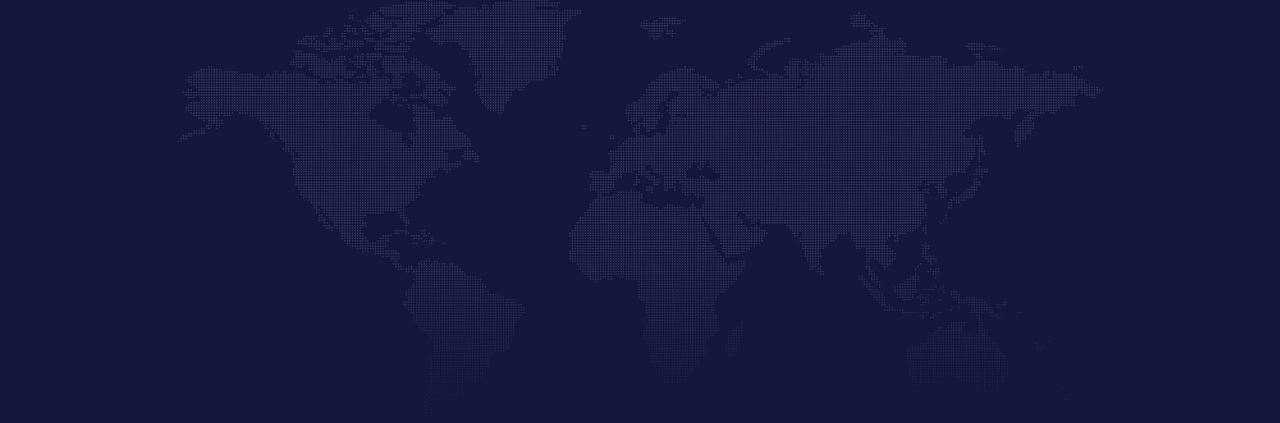
<file: contact.html>
<!DOCTYPE html>
<html lang="en">
  <head>
    <meta charset="utf-8" />
    <title>Quantum Space Dynamics LLC</title>
    <meta content="width=device-width, initial-scale=1.0" name="viewport" />
    <meta content="" name="keywords" />
    <meta content="" name="description" />

    <!-- Favicon -->
    <link href="img/favicon.png" rel="icon" />

    <!-- Google Web Fonts -->
    <link rel="preconnect" href="https://fonts.googleapis.com" />
    <link rel="preconnect" href="https://fonts.gstatic.com" crossorigin />
    <link
      href="https://fonts.googleapis.com/css2?family=Open+Sans:wght@400;600&family=Ubuntu:wght@500;700&display=swap"
      rel="stylesheet"
    />

    <!-- Icon Font Stylesheet -->
    <link
      href="https://cdnjs.cloudflare.com/ajax/libs/font-awesome/5.10.0/css/all.min.css"
      rel="stylesheet"
    />
    <link
      href="https://cdn.jsdelivr.net/npm/bootstrap-icons@1.4.1/font/bootstrap-icons.css"
      rel="stylesheet"
    />

    <!-- Libraries Stylesheet -->
    <link href="lib/animate/animate.min.css" rel="stylesheet" />
    <link href="lib/owlcarousel/assets/owl.carousel.min.css" rel="stylesheet" />

    <!-- Customized Bootstrap Stylesheet -->
    <link href="css/bootstrap.min.css" rel="stylesheet"/>

    <!-- Template Stylesheet -->
    <link href="css/style.css" rel="stylesheet" />
  </head>

  <body>
    <!-- Spinner Start -->
    <div
      id="spinner"
      class="show bg-white position-fixed translate-middle w-100 vh-100 top-50 start-50 d-flex align-items-center justify-content-center"
    >
      <div
        class="spinner-grow text-primary"
        style="width: 3rem; height: 3rem"
        role="status"
      >
        <span class="sr-only">Loading...</span>
      </div>
    </div>
    <!-- Spinner End -->

<!-- Navbar Start -->
<div class="container-fluid sticky-top">
    <div class="container">
        <nav class="navbar navbar-expand-lg navbar-dark p-0">
            <a href="index.html" class="navbar-brand d-flex align-items-center">
                <img src="img/qsd.png" alt="Logo" class="img-fluid" style="max-height: 50px;">
                <div class="ms-2 d-flex flex-column justify-content-center">
                    <h2 class="text-white mb-0" style="font-size: 1rem; line-height: 1.2;">Quantum Space Dynamics</h2>
                    <small class="text-white" style="font-style: italic; font-size: 0.7rem; line-height: 1.2;">a solution for all...</small>
                </div>
            </a>
            <button type="button" class="navbar-toggler ms-auto me-0" data-bs-toggle="collapse"
                data-bs-target="#navbarCollapse">
                <span class="navbar-toggler-icon"></span>
            </button>
            <div class="collapse navbar-collapse" id="navbarCollapse">
                <div class="navbar-nav ms-auto">
                    <a href="index.html" class="nav-item nav-link">Home</a>
                    <a href="about.html" class="nav-item nav-link">About</a>
                    <a href="service.html" class="nav-item nav-link">Services</a>
                    <a href="project.html" class="nav-item nav-link">Projects</a>
                    <a href="contact.html" class="nav-item nav-link active">Contact</a>
                </div>
                <button type="button" class="btn text-white p-0 d-none d-lg-block" data-bs-toggle="modal"
                    data-bs-target="#searchModal"><i class="fa fa-search"></i></button>
            </div>
        </nav>
    </div>
</div>
<!-- Navbar End -->


    <!-- Hero Start -->
    <div class="container-fluid pt-5 bg-primary hero-header">
        <div class="container pt-5">
            <div class="row g-5 pt-5">
                <div class="col-lg-6 align-self-center text-center text-lg-start mb-lg-5">
                    <h1 class="display-4 text-white mb-4 animated slideInRight">Contact Us</h1>
                    <nav aria-label="breadcrumb">
                        <ol class="breadcrumb justify-content-center justify-content-lg-start mb-0">
                            <li class="breadcrumb-item"><a class="text-white" href="#">Home</a></li>
                            <li class="breadcrumb-item"><a class="text-white" href="#">Pages</a></li>
                            <li class="breadcrumb-item text-white active" aria-current="page">Contact Us</li>
                        </ol>
                    </nav>
                </div>
                <div class="col-lg-6 align-self-end text-center text-lg-end">
                    <img class="img-fluid" src="img/hero-img.png" alt="" style="max-height: 300px;">
                </div>
            </div>
        </div>
    </div>
    <!-- Hero End -->


    <!-- Full Screen Search Start -->
    <div class="modal fade" id="searchModal" tabindex="-1">
        <div class="modal-dialog modal-fullscreen">
            <div class="modal-content" style="background: rgba(20, 24, 62, 0.7);">
                <div class="modal-header border-0">
                    <button type="button" class="btn btn-square bg-white btn-close" data-bs-dismiss="modal"
                        aria-label="Close"></button>
                </div>
                <div class="modal-body d-flex align-items-center justify-content-center">
                    <div class="input-group" style="max-width: 600px;">
                        <input type="text" class="form-control bg-transparent border-light p-3"
                            placeholder="Type search keyword">
                        <button class="btn btn-light px-4"><i class="bi bi-search"></i></button>
                    </div>
                </div>
            </div>
        </div>
    </div>
    <!-- Full Screen Search End -->


    <!-- Contact Start -->
    <div class="container-fluid py-5">
        <div class="container py-5">
            <div class="mx-auto text-center wow fadeIn" data-wow-delay="0.1s" style="max-width: 500px;">
                <div class="btn btn-sm border rounded-pill text-primary px-3 mb-3">Contact Us</div>
                <h2 class="mb-4">If You Have Any Query, Please Contact Us</h2>
            </div>
            <div class="row justify-content-center">
                <div class="col-lg-7">
                    <div class="wow fadeIn" data-wow-delay="0.3s">
                        <form>
                            <div class="row g-3">
                                <div class="col-md-6">
                                    <div class="form-floating">
                                        <input type="text" class="form-control" id="name" placeholder="Your Name">
                                        <label for="name">Your Name</label>
                                    </div>
                                </div>
                                <div class="col-md-6">
                                    <div class="form-floating">
                                        <input type="email" class="form-control" id="email" placeholder="Your Email">
                                        <label for="email">Your Email</label>
                                    </div>
                                </div>
                                <div class="col-12">
                                    <div class="form-floating">
                                        <input type="text" class="form-control" id="subject" placeholder="Subject">
                                        <label for="subject">Subject</label>
                                    </div>
                                </div>
                                <div class="col-12">
                                    <div class="form-floating">
                                        <textarea class="form-control" placeholder="Leave a message here" id="message" style="height: 150px"></textarea>
                                        <label for="message">Message</label>
                                    </div>
                                </div>
                                <div class="col-12">
                                    <button class="btn btn-primary w-100 py-3" type="submit">Send Message</button>
                                </div>
                            </div>
                        </form>
                    </div>
                </div>
            </div>
        </div>
    </div>
    <!-- Contact End -->
        

    <!-- Newsletter Start -->
    <div class="container-fluid bg-primary newsletter py-5">
        <div class="container">
          <div class="row g-5 align-items-center">
            <div
              class="col-md-5 ps-lg-0 pt-5 pt-md-0 text-start wow fadeIn"
              data-wow-delay="0.3s"
            >
              <img class="img-fluid" src="img/newsletter.png" alt="" />
            </div>
            <div
              class="col-md-7 py-5 newsletter-text wow fadeIn"
              data-wow-delay="0.5s"
            >
              <div class="btn btn-sm border rounded-pill text-white px-3 mb-3">
                Newsletter
              </div>
              <h1 class="text-white mb-4">Let's subscribe the newsletter</h1>
              <div class="position-relative w-100 mt-3 mb-2">
                <input
                  class="form-control border-0 rounded-pill w-100 ps-4 pe-5"
                  type="text"
                  placeholder="Enter Your Email"
                  style="height: 48px"
                />
                <button
                  type="button"
                  class="btn shadow-none position-absolute top-0 end-0 mt-1 me-2"
                >
                  <i class="fa fa-paper-plane text-primary fs-4"></i>
                </button>
              </div>
              <small class="text-white-50"
                >Subscribe to our newsletter for exclusive insights, expert tips,
                and industry news delivered straight to your inbox</small
              >
            </div>
          </div>
        </div>
      </div>
      <!-- Newsletter End -->
  
      <!-- Footer Start -->
      <div class="container-fluid bg-dark text-white-50 footer pt-5">
        <div class="container py-5">
          <div class="row g-5">
              <div class="col-md-6 col-lg-3 wow fadeIn" data-wow-delay="0.1s">
                  <a href="index.html" class="d-inline-block mb-3 d-flex align-items-center">
                      <img src="img/qsd.png" alt="Logo" class="img-fluid" style="max-height: 50px;">
                      <div class="ms-2 d-flex flex-column justify-content-center">
                          <h2 class="text-white mb-0" style="font-size: 1rem; line-height: 1.2;">Quantum Space Dynamics</h2>
                          <small class="text-white" style="font-style: italic; font-size: 0.7rem; line-height: 1.2;">A solution for all...</small>
                      </div>
                  </a>
                  <p class="mb-0">
                      A leader in AI, machine learning, and big data solutions. With over a decade of experience, we transform businesses through cutting-edge technology and customized, data-driven strategies.
                  </p>
              </div>
              
            <div class="col-md-6 col-lg-3 wow fadeIn" data-wow-delay="0.3s">
              <h5 class="text-white mb-4">Get In Touch</h5>
              <p>
                <i class="fa fa-map-marker-alt me-3"></i>123 Street, New York, USA
              </p>
              <p><i class="fa fa-phone-alt me-3"></i>+012 345 67890</p>
              <p><i class="fa fa-envelope me-3"></i>info@example.com</p>
              <div class="d-flex pt-2">
                <a class="btn btn-outline-light btn-social" href=""
                  ><i class="fab fa-twitter"></i
                ></a>
                <a class="btn btn-outline-light btn-social" href=""
                  ><i class="fab fa-facebook-f"></i
                ></a>
                <a class="btn btn-outline-light btn-social" href=""
                  ><i class="fab fa-youtube"></i
                ></a>
                <a class="btn btn-outline-light btn-social" href=""
                  ><i class="fab fa-instagram"></i
                ></a>
                <a class="btn btn-outline-light btn-social" href=""
                  ><i class="fab fa-linkedin-in"></i
                ></a>
              </div>
            </div>
            <div class="col-md-6 col-lg-3 wow fadeIn" data-wow-delay="0.5s">
              <h5 class="text-white mb-4">Popular Link</h5>
              <a class="btn btn-link" href="">About Us</a>
              <a class="btn btn-link" href="">Contact Us</a>
              <a class="btn btn-link" href="">Privacy Policy</a>
              <a class="btn btn-link" href="">Terms & Condition</a>
              <a class="btn btn-link" href="">Career</a>
            </div>
            <div class="col-md-6 col-lg-3 wow fadeIn" data-wow-delay="0.7s">
              <h5 class="text-white mb-4">Our Services</h5>
              <a class="btn btn-link" href="">Robotic Automation</a>
              <a class="btn btn-link" href="">Machine learning</a>
              <a class="btn btn-link" href="">Predictive Analysis</a>
              <a class="btn btn-link" href="">Data Science</a>
              <a class="btn btn-link" href="">Robot Technology</a>
            </div>
          </div>
        </div>
        <div class="container wow fadeIn" data-wow-delay="0.1s">
          <div class="copyright">
            <div class="row">
              <div class="col-md-6 text-center text-md-start mb-3 mb-md-0">
                &copy;
                <a class="border-bottom" href="#">Quantum Space Dynamics LLC</a>,
                All Right Reserved.
  
                <!--/*** This template is free as long as you keep the footer author’s credit link/attribution link/backlink. If you'd like to use the template without the footer author’s credit link/attribution link/backlink, you can purchase the Credit Removal License from "https://htmlcodex.com/credit-removal". Thank you for your support. ***/-->
                Designed By
                <a class="border-bottom" href="https://quantumspacedynamics.com"
                  >QSD Solutions</a
                >
              </div>
              <div class="col-md-6 text-center text-md-end">
                <div class="footer-menu">
                  <a href="">Home</a>
                  <a href="">Cookies</a>
                  <a href="">Help</a>
                  <a href="">FAQs</a>
                </div>
              </div>
            </div>
          </div>
        </div>
      </div>
      <!-- Footer End -->
  
      <!-- Back to Top -->
      <a href="#" class="btn btn-lg btn-primary btn-lg-square back-to-top pt-2"
        ><i class="bi bi-arrow-up"></i
      ></a>
  
      <!-- JavaScript Libraries -->
      <script src="https://ajax.googleapis.com/ajax/libs/jquery/3.6.1/jquery.min.js"></script>
      <script src="https://cdn.jsdelivr.net/npm/bootstrap@5.0.0/dist/js/bootstrap.bundle.min.js"></script>
      <script src="lib/wow/wow.min.js"></script>
      <script src="lib/easing/easing.min.js"></script>
      <script src="lib/waypoints/waypoints.min.js"></script>
      <script src="lib/counterup/counterup.min.js"></script>
      <script src="lib/owlcarousel/owl.carousel.min.js"></script>
  
      <!-- Template Javascript -->
      <script src="js/main.js"></script>
    </body>
  </html>
</file>
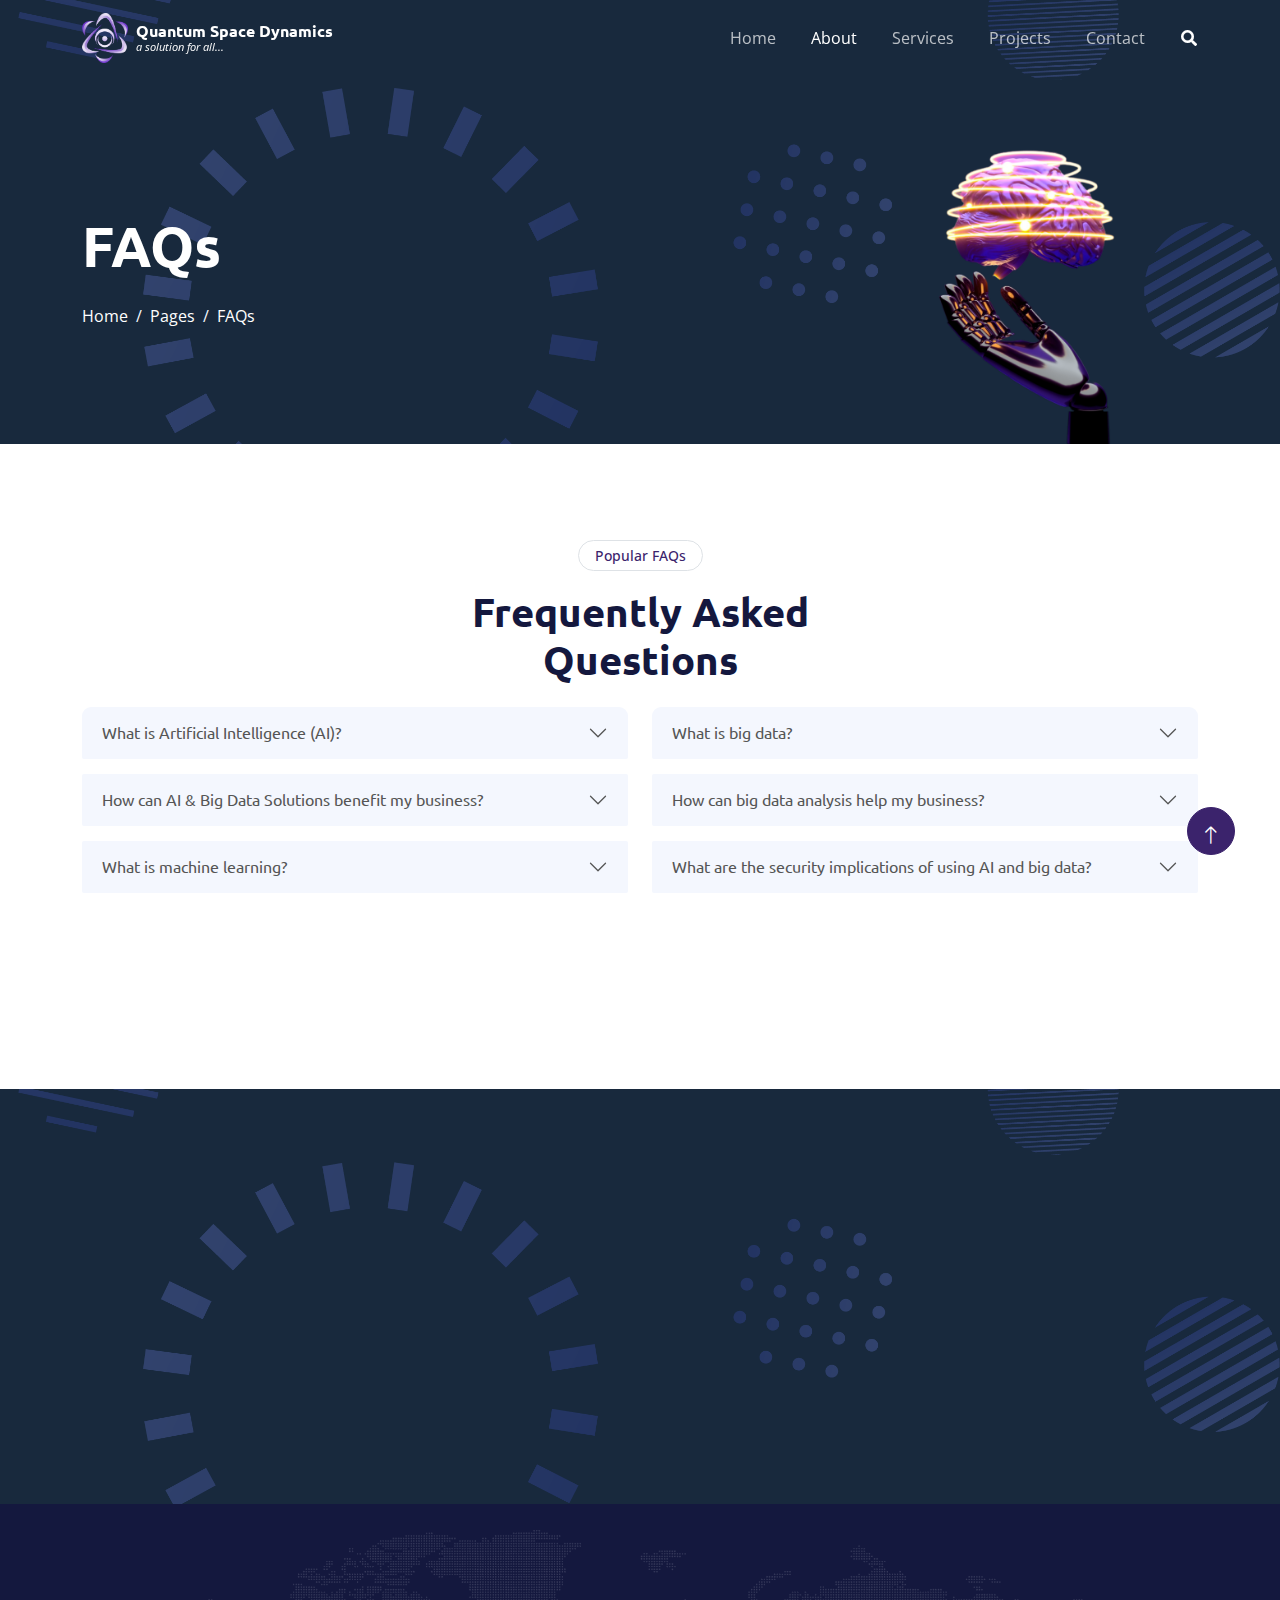
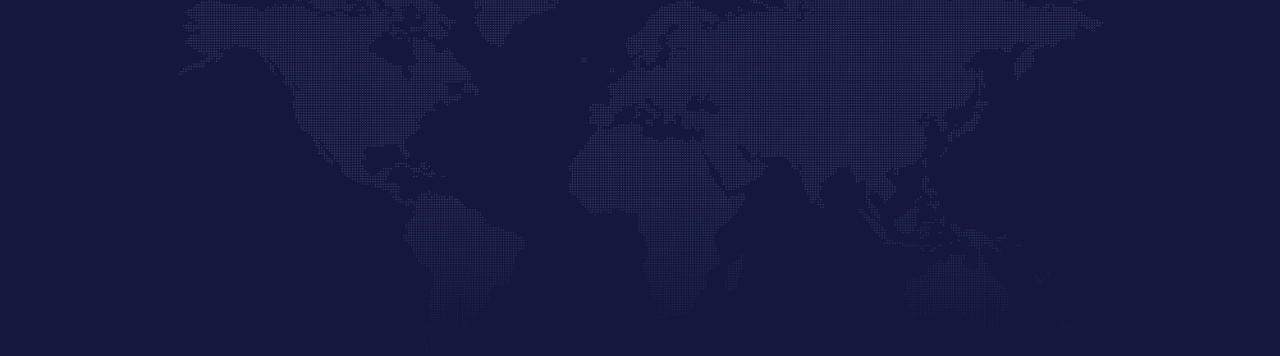
<file: faq.html>
<!DOCTYPE html>
<html lang="en">
  <head>
    <meta charset="utf-8" />
    <title>Quantum Space Dynamics LLC</title>
    <meta content="width=device-width, initial-scale=1.0" name="viewport" />
    <meta content="" name="keywords" />
    <meta content="" name="description" />

    <!-- Favicon -->
    <link href="img/favicon.png" rel="icon" />

    <!-- Google Web Fonts -->
    <link rel="preconnect" href="https://fonts.googleapis.com" />
    <link rel="preconnect" href="https://fonts.gstatic.com" crossorigin />
    <link
      href="https://fonts.googleapis.com/css2?family=Open+Sans:wght@400;600&family=Ubuntu:wght@500;700&display=swap"
      rel="stylesheet"
    />

    <!-- Icon Font Stylesheet -->
    <link
      href="https://cdnjs.cloudflare.com/ajax/libs/font-awesome/5.10.0/css/all.min.css"
      rel="stylesheet"
    />
    <link
      href="https://cdn.jsdelivr.net/npm/bootstrap-icons@1.4.1/font/bootstrap-icons.css"
      rel="stylesheet"
    />

    <!-- Libraries Stylesheet -->
    <link href="lib/animate/animate.min.css" rel="stylesheet" />
    <link href="lib/owlcarousel/assets/owl.carousel.min.css" rel="stylesheet" />

    <!-- Customized Bootstrap Stylesheet -->
    <link href="css/bootstrap.min.css" rel="stylesheet" />

    <!-- Template Stylesheet -->
    <link href="css/style.css" rel="stylesheet" />
  </head>

  <body>
    <!-- Spinner Start -->
    <div
      id="spinner"
      class="show bg-white position-fixed translate-middle w-100 vh-100 top-50 start-50 d-flex align-items-center justify-content-center"
    >
      <div
        class="spinner-grow text-primary"
        style="width: 3rem; height: 3rem"
        role="status"
      >
        <span class="sr-only">Loading...</span>
      </div>
    </div>
    <!-- Spinner End -->

<!-- Navbar Start -->
<div class="container-fluid sticky-top">
    <div class="container">
        <nav class="navbar navbar-expand-lg navbar-dark p-0">
            <a href="index.html" class="navbar-brand d-flex align-items-center">
                <img src="img/qsd.png" alt="Logo" class="img-fluid" style="max-height: 50px;">
                <div class="ms-2 d-flex flex-column justify-content-center">
                    <h2 class="text-white mb-0" style="font-size: 1rem; line-height: 1.2;">Quantum Space Dynamics</h2>
                    <small class="text-white" style="font-style: italic; font-size: 0.7rem; line-height: 1.2;">a solution for all...</small>
                </div>
            </a>
            <button type="button" class="navbar-toggler ms-auto me-0" data-bs-toggle="collapse"
                data-bs-target="#navbarCollapse">
                <span class="navbar-toggler-icon"></span>
            </button>
            <div class="collapse navbar-collapse" id="navbarCollapse">
                <div class="navbar-nav ms-auto">
                    <a href="index.html" class="nav-item nav-link">Home</a>
                    <a href="about.html" class="nav-item nav-link active">About</a>
                    <a href="service.html" class="nav-item nav-link">Services</a>
                    <a href="project.html" class="nav-item nav-link">Projects</a>
                    <a href="contact.html" class="nav-item nav-link">Contact</a>
                </div>
                <button type="button" class="btn text-white p-0 d-none d-lg-block" data-bs-toggle="modal"
                    data-bs-target="#searchModal"><i class="fa fa-search"></i></button>
            </div>
        </nav>
    </div>
</div>
<!-- Navbar End -->


    <!-- Hero Start -->
    <div class="container-fluid pt-5 bg-primary hero-header">
        <div class="container pt-5">
            <div class="row g-5 pt-5">
                <div class="col-lg-6 align-self-center text-center text-lg-start mb-lg-5">
                    <h1 class="display-4 text-white mb-4 animated slideInRight">FAQs</h1>
                    <nav aria-label="breadcrumb">
                        <ol class="breadcrumb justify-content-center justify-content-lg-start mb-0">
                            <li class="breadcrumb-item"><a class="text-white" href="#">Home</a></li>
                            <li class="breadcrumb-item"><a class="text-white" href="#">Pages</a></li>
                            <li class="breadcrumb-item text-white active" aria-current="page">FAQs</li>
                        </ol>
                    </nav>
                </div>
                <div class="col-lg-6 align-self-end text-center text-lg-end">
                    <img class="img-fluid" src="img/hero-img.png" alt="" style="max-height: 300px;">
                </div>
            </div>
        </div>
    </div>
    <!-- Hero End -->


    <!-- Full Screen Search Start -->
    <div class="modal fade" id="searchModal" tabindex="-1">
        <div class="modal-dialog modal-fullscreen">
            <div class="modal-content" style="background: rgba(20, 24, 62, 0.7);">
                <div class="modal-header border-0">
                    <button type="button" class="btn btn-square bg-white btn-close" data-bs-dismiss="modal"
                        aria-label="Close"></button>
                </div>
                <div class="modal-body d-flex align-items-center justify-content-center">
                    <div class="input-group" style="max-width: 600px;">
                        <input type="text" class="form-control bg-transparent border-light p-3"
                            placeholder="Type search keyword">
                        <button class="btn btn-light px-4"><i class="bi bi-search"></i></button>
                    </div>
                </div>
            </div>
        </div>
    </div>
    <!-- Full Screen Search End -->


    <!-- FAQs Start -->
    <div class="container-fluid py-5">
      <div class="container py-5">
        <div
          class="mx-auto text-center wow fadeIn"
          data-wow-delay="0.1s"
          style="max-width: 500px"
        >
          <div class="btn btn-sm border rounded-pill text-primary px-3 mb-3">
            Popular FAQs
          </div>
          <h1 class="mb-4">Frequently Asked Questions</h1>
        </div>
        <div class="row">
          <div class="col-lg-6">
            <div class="accordion" id="accordionFAQ1">
              <div class="accordion-item wow fadeIn" data-wow-delay="0.1s">
                <h2 class="accordion-header" id="headingOne">
                  <button
                    class="accordion-button collapsed"
                    type="button"
                    data-bs-toggle="collapse"
                    data-bs-target="#collapseOne"
                    aria-expanded="false"
                    aria-controls="collapseOne"
                  >
                    What is Artificial Intelligence (AI)?
                  </button>
                </h2>
                <div
                  id="collapseOne"
                  class="accordion-collapse collapse"
                  aria-labelledby="headingOne"
                  data-bs-parent="#accordionFAQ1"
                >
                  <div class="accordion-body">
                    AI refers to the simulation of human intelligence in
                    machines programmed to think, learn, and problem-solve like
                    a human. It encompasses a range of technologies, including
                    machine learning, natural language processing, and robotics.
                  </div>
                </div>
              </div>
              <div class="accordion-item wow fadeIn" data-wow-delay="0.2s">
                <h2 class="accordion-header" id="headingTwo">
                  <button
                    class="accordion-button collapsed"
                    type="button"
                    data-bs-toggle="collapse"
                    data-bs-target="#collapseTwo"
                    aria-expanded="false"
                    aria-controls="collapseTwo"
                  >
                    How can AI & Big Data Solutions benefit my business?
                  </button>
                </h2>
                <div
                  id="collapseTwo"
                  class="accordion-collapse collapse"
                  aria-labelledby="headingTwo"
                  data-bs-parent="#accordionFAQ1"
                >
                  <div class="accordion-body">
                    AI & Big Data Solutions can enhance your business by automating repetitive tasks,
                    providing data-driven insights, improving customer service
                    through chatbots, and optimizing operations for better
                    efficiency and productivity.
                  </div>
                </div>
              </div>
              <div class="accordion-item wow fadeIn" data-wow-delay="0.3s">
                <h2 class="accordion-header" id="headingThree">
                  <button
                    class="accordion-button collapsed"
                    type="button"
                    data-bs-toggle="collapse"
                    data-bs-target="#collapseThree"
                    aria-expanded="false"
                    aria-controls="collapseThree"
                  >
                    What is machine learning?
                  </button>
                </h2>
                <div
                  id="collapseThree"
                  class="accordion-collapse collapse"
                  aria-labelledby="headingThree"
                  data-bs-parent="#accordionFAQ1"
                >
                  <div class="accordion-body">
                    Machine learning is a subset of AI that enables systems to
                    learn and improve from experience without being explicitly
                    programmed. It involves algorithms that process and analyze
                    data to make predictions or decisions.
                  </div>
                </div>
              </div>
              <div class="accordion-item wow fadeIn" data-wow-delay="0.4s">
                <h2 class="accordion-header" id="headingFour">
                  <button
                    class="accordion-button collapsed"
                    type="button"
                    data-bs-toggle="collapse"
                    data-bs-target="#collapseFour"
                    aria-expanded="true"
                    aria-controls="collapseFour"
                  >
                    How does machine learning improve decision-making?
                  </button>
                </h2>
                <div
                  id="collapseFour"
                  class="accordion-collapse collapse"
                  aria-labelledby="headingFour"
                  data-bs-parent="#accordionFAQ1"
                >
                  <div class="accordion-body">
                    Machine learning improves decision-making by analyzing large
                    datasets to identify patterns and trends, providing insights
                    that help businesses make more accurate and informed
                    decisions.
                  </div>
                </div>
              </div>
            </div>
          </div>
          <div class="col-lg-6">
            <div class="accordion" id="accordionFAQ2">
              <div class="accordion-item wow fadeIn" data-wow-delay="0.5s">
                <h2 class="accordion-header" id="headingFive">
                  <button
                    class="accordion-button collapsed"
                    type="button"
                    data-bs-toggle="collapse"
                    data-bs-target="#collapseFive"
                    aria-expanded="false"
                    aria-controls="collapseFive"
                  >
                    What is big data?
                  </button>
                </h2>
                <div
                  id="collapseFive"
                  class="accordion-collapse collapse"
                  aria-labelledby="headingFive"
                  data-bs-parent="#accordionFAQ2"
                >
                  <div class="accordion-body">
                    Big data refers to extremely large datasets that can be
                    analyzed computationally to reveal patterns, trends, and
                    associations, especially relating to human behavior and
                    interactions.
                  </div>
                </div>
              </div>
              <div class="accordion-item wow fadeIn" data-wow-delay="0.6s">
                <h2 class="accordion-header" id="headingSix">
                  <button
                    class="accordion-button collapsed"
                    type="button"
                    data-bs-toggle="collapse"
                    data-bs-target="#collapseSix"
                    aria-expanded="false"
                    aria-controls="collapseSix"
                  >
                    How can big data analysis help my business?
                  </button>
                </h2>
                <div
                  id="collapseSix"
                  class="accordion-collapse collapse"
                  aria-labelledby="headingSix"
                  data-bs-parent="#accordionFAQ2"
                >
                  <div class="accordion-body">
                    Big data analysis can help your business by uncovering
                    valuable insights, identifying market trends, improving
                    customer experiences, and enabling data-driven strategies
                    for growth and efficiency.
                  </div>
                </div>
              </div>
              <div class="accordion-item wow fadeIn" data-wow-delay="0.7s">
                <h2 class="accordion-header" id="headingSeven">
                  <button
                    class="accordion-button collapsed"
                    type="button"
                    data-bs-toggle="collapse"
                    data-bs-target="#collapseSeven"
                    aria-expanded="false"
                    aria-controls="collapseSeven"
                  >
                    What are the security implications of using AI and big data?
                  </button>
                </h2>
                <div
                  id="collapseSeven"
                  class="accordion-collapse collapse"
                  aria-labelledby="headingSeven"
                  data-bs-parent="#accordionFAQ2"
                >
                  <div class="accordion-body">
                    While AI & Big Data Solutions provide significant advantages, they
                    also pose security challenges, including data privacy risks
                    and potential breaches. Implementing advanced security
                    measures and protocols is essential to safeguard sensitive
                    information.
                  </div>
                </div>
              </div>
              <div class="accordion-item wow fadeIn" data-wow-delay="0.8s">
                <h2 class="accordion-header" id="headingEight">
                  <button
                    class="accordion-button collapsed"
                    type="button"
                    data-bs-toggle="collapse"
                    data-bs-target="#collapseEight"
                    aria-expanded="false"
                    aria-controls="collapseEight"
                  >
                    How do I get started with AI, machine learning, and big data
                    solutions?
                  </button>
                </h2>
                <div
                  id="collapseEight"
                  class="accordion-collapse collapse"
                  aria-labelledby="headingEight"
                  data-bs-parent="#accordionFAQ2"
                >
                  <div class="accordion-body">
                    To get started, assess your business needs and goals, then
                    consult with experts to develop a tailored strategy. We
                    offer comprehensive services to help you integrate AI,
                    machine learning, and Big Data into your operations
                    effectively.
                  </div>
                </div>
              </div>
            </div>
          </div>
        </div>
      </div>
    </div>
    <!-- FAQs Start -->


    <!-- Newsletter Start -->
    <div class="container-fluid bg-primary newsletter py-5">
        <div class="container">
          <div class="row g-5 align-items-center">
            <div
              class="col-md-5 ps-lg-0 pt-5 pt-md-0 text-start wow fadeIn"
              data-wow-delay="0.3s"
            >
              <img class="img-fluid" src="img/newsletter.png" alt="" />
            </div>
            <div
              class="col-md-7 py-5 newsletter-text wow fadeIn"
              data-wow-delay="0.5s"
            >
              <div class="btn btn-sm border rounded-pill text-white px-3 mb-3">
                Newsletter
              </div>
              <h1 class="text-white mb-4">Let's subscribe the newsletter</h1>
              <div class="position-relative w-100 mt-3 mb-2">
                <input
                  class="form-control border-0 rounded-pill w-100 ps-4 pe-5"
                  type="text"
                  placeholder="Enter Your Email"
                  style="height: 48px"
                />
                <button
                  type="button"
                  class="btn shadow-none position-absolute top-0 end-0 mt-1 me-2"
                >
                  <i class="fa fa-paper-plane text-primary fs-4"></i>
                </button>
              </div>
              <small class="text-white-50"
                >Subscribe to our newsletter for exclusive insights, expert tips,
                and industry news delivered straight to your inbox</small
              >
            </div>
          </div>
        </div>
      </div>
      <!-- Newsletter End -->
  
      <!-- Footer Start -->
      <div class="container-fluid bg-dark text-white-50 footer pt-5">
        <div class="container py-5">
          <div class="row g-5">
              <div class="col-md-6 col-lg-3 wow fadeIn" data-wow-delay="0.1s">
                  <a href="index.html" class="d-inline-block mb-3 d-flex align-items-center">
                      <img src="img/qsd.png" alt="Logo" class="img-fluid" style="max-height: 50px;">
                      <div class="ms-2 d-flex flex-column justify-content-center">
                          <h2 class="text-white mb-0" style="font-size: 1rem; line-height: 1.2;">Quantum Space Dynamics</h2>
                          <small class="text-white" style="font-style: italic; font-size: 0.7rem; line-height: 1.2;">A solution for all...</small>
                      </div>
                  </a>
                  <p class="mb-0">
                      A leader in AI, machine learning, and big data solutions. With over a decade of experience, we transform businesses through cutting-edge technology and customized, data-driven strategies.
                  </p>
              </div>
              
            <div class="col-md-6 col-lg-3 wow fadeIn" data-wow-delay="0.3s">
              <h5 class="text-white mb-4">Get In Touch</h5>
              <p>
                <i class="fa fa-map-marker-alt me-3"></i>123 Street, New York, USA
              </p>
              <p><i class="fa fa-phone-alt me-3"></i>+012 345 67890</p>
              <p><i class="fa fa-envelope me-3"></i>info@example.com</p>
              <div class="d-flex pt-2">
                <a class="btn btn-outline-light btn-social" href=""
                  ><i class="fab fa-twitter"></i
                ></a>
                <a class="btn btn-outline-light btn-social" href=""
                  ><i class="fab fa-facebook-f"></i
                ></a>
                <a class="btn btn-outline-light btn-social" href=""
                  ><i class="fab fa-youtube"></i
                ></a>
                <a class="btn btn-outline-light btn-social" href=""
                  ><i class="fab fa-instagram"></i
                ></a>
                <a class="btn btn-outline-light btn-social" href=""
                  ><i class="fab fa-linkedin-in"></i
                ></a>
              </div>
            </div>
            <div class="col-md-6 col-lg-3 wow fadeIn" data-wow-delay="0.5s">
              <h5 class="text-white mb-4">Popular Link</h5>
              <a class="btn btn-link" href="">About Us</a>
              <a class="btn btn-link" href="">Contact Us</a>
              <a class="btn btn-link" href="">Privacy Policy</a>
              <a class="btn btn-link" href="">Terms & Condition</a>
              <a class="btn btn-link" href="">Career</a>
            </div>
            <div class="col-md-6 col-lg-3 wow fadeIn" data-wow-delay="0.7s">
              <h5 class="text-white mb-4">Our Services</h5>
              <a class="btn btn-link" href="">Robotic Automation</a>
              <a class="btn btn-link" href="">Machine learning</a>
              <a class="btn btn-link" href="">Predictive Analysis</a>
              <a class="btn btn-link" href="">Data Science</a>
              <a class="btn btn-link" href="">Robot Technology</a>
            </div>
          </div>
        </div>
        <div class="container wow fadeIn" data-wow-delay="0.1s">
          <div class="copyright">
            <div class="row">
              <div class="col-md-6 text-center text-md-start mb-3 mb-md-0">
                &copy;
                <a class="border-bottom" href="#">Quantum Space Dynamics LLC</a>,
                All Right Reserved.
  
                <!--/*** This template is free as long as you keep the footer author’s credit link/attribution link/backlink. If you'd like to use the template without the footer author’s credit link/attribution link/backlink, you can purchase the Credit Removal License from "https://htmlcodex.com/credit-removal". Thank you for your support. ***/-->
                Designed By
                <a class="border-bottom" href="https://quantumspacedynamics.com"
                  >QSD Solutions</a
                >
              </div>
              <div class="col-md-6 text-center text-md-end">
                <div class="footer-menu">
                  <a href="">Home</a>
                  <a href="">Cookies</a>
                  <a href="">Help</a>
                  <a href="">FAQs</a>
                </div>
              </div>
            </div>
          </div>
        </div>
      </div>
      <!-- Footer End -->
  
      <!-- Back to Top -->
      <a href="#" class="btn btn-lg btn-primary btn-lg-square back-to-top pt-2"
        ><i class="bi bi-arrow-up"></i
      ></a>
  
      <!-- JavaScript Libraries -->
      <script src="https://ajax.googleapis.com/ajax/libs/jquery/3.6.1/jquery.min.js"></script>
      <script src="https://cdn.jsdelivr.net/npm/bootstrap@5.0.0/dist/js/bootstrap.bundle.min.js"></script>
      <script src="lib/wow/wow.min.js"></script>
      <script src="lib/easing/easing.min.js"></script>
      <script src="lib/waypoints/waypoints.min.js"></script>
      <script src="lib/counterup/counterup.min.js"></script>
      <script src="lib/owlcarousel/owl.carousel.min.js"></script>
  
      <!-- Template Javascript -->
      <script src="js/main.js"></script>
    </body>
  </html>
</file>
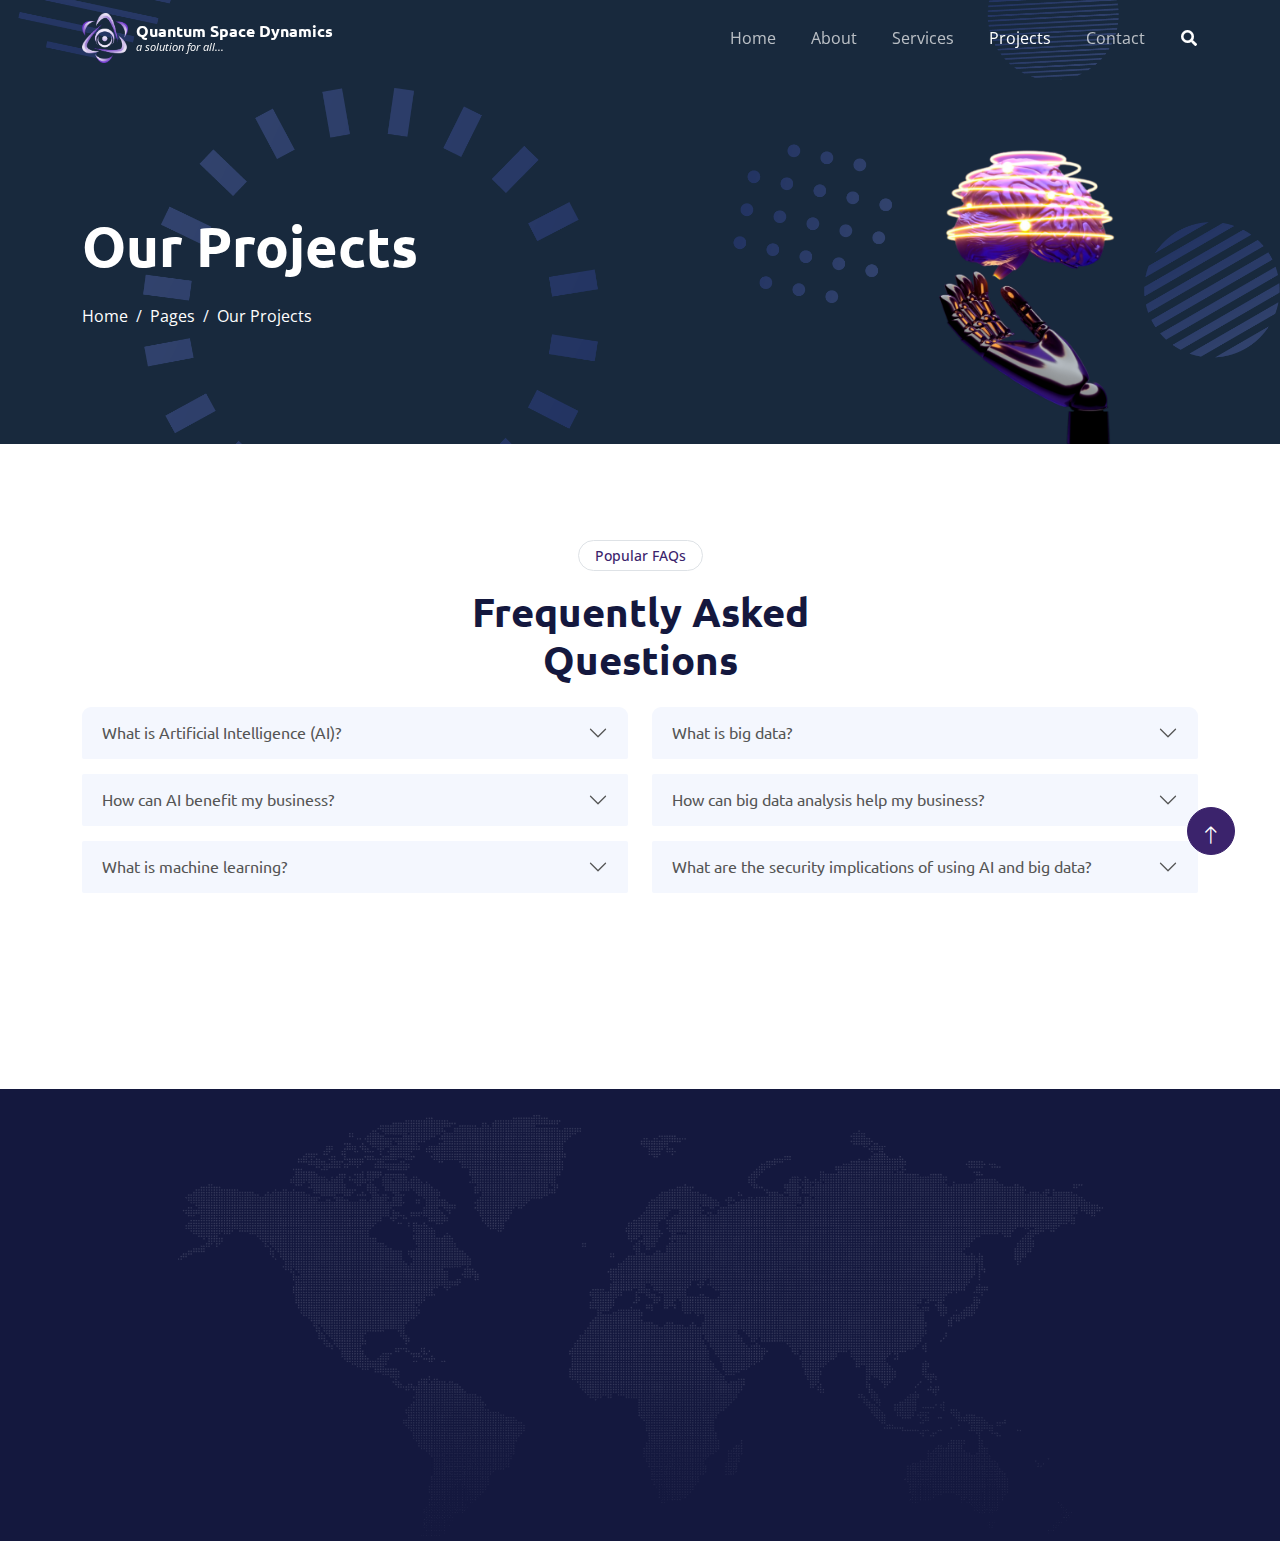
<file: project.html>
<!DOCTYPE html>
<html lang="en">
  <head>
    <meta charset="utf-8" />
    <title>Quantum Space Dynamics LLC</title>
    <meta content="width=device-width, initial-scale=1.0" name="viewport" />
    <meta content="" name="keywords" />
    <meta content="" name="description" />

    <!-- Favicon -->
    <link href="img/favicon.png" rel="icon" />

    <!-- Google Web Fonts -->
    <link rel="preconnect" href="https://fonts.googleapis.com" />
    <link rel="preconnect" href="https://fonts.gstatic.com" crossorigin />
    <link
      href="https://fonts.googleapis.com/css2?family=Open+Sans:wght@400;600&family=Ubuntu:wght@500;700&display=swap"
      rel="stylesheet"
    />

    <!-- Icon Font Stylesheet -->
    <link
      href="https://cdnjs.cloudflare.com/ajax/libs/font-awesome/5.10.0/css/all.min.css"
      rel="stylesheet"
    />
    <link
      href="https://cdn.jsdelivr.net/npm/bootstrap-icons@1.4.1/font/bootstrap-icons.css"
      rel="stylesheet"
    />

    <!-- Libraries Stylesheet -->
    <link href="lib/animate/animate.min.css" rel="stylesheet" />
    <link href="lib/owlcarousel/assets/owl.carousel.min.css" rel="stylesheet" />

    <!-- Customized Bootstrap Stylesheet -->
    <link href="css/bootstrap.min.css" rel="stylesheet" />

    <!-- Template Stylesheet -->
    <link href="css/style.css" rel="stylesheet" />
  </head>

  <body>
    <!-- Spinner Start -->
    <div
      id="spinner"
      class="show bg-white position-fixed translate-middle w-100 vh-100 top-50 start-50 d-flex align-items-center justify-content-center"
    >
      <div
        class="spinner-grow text-primary"
        style="width: 3rem; height: 3rem"
        role="status"
      >
        <span class="sr-only">Loading...</span>
      </div>
    </div>
    <!-- Spinner End -->

<!-- Navbar Start -->
<div class="container-fluid sticky-top">
    <div class="container">
        <nav class="navbar navbar-expand-lg navbar-dark p-0">
            <a href="index.html" class="navbar-brand d-flex align-items-center">
                <img src="img/qsd.png" alt="Logo" class="img-fluid" style="max-height: 50px;">
                <div class="ms-2 d-flex flex-column justify-content-center">
                    <h2 class="text-white mb-0" style="font-size: 1rem; line-height: 1.2;">Quantum Space Dynamics</h2>
                    <small class="text-white" style="font-style: italic; font-size: 0.7rem; line-height: 1.2;">a solution for all...</small>
                </div>
            </a>
            <button type="button" class="navbar-toggler ms-auto me-0" data-bs-toggle="collapse"
                data-bs-target="#navbarCollapse">
                <span class="navbar-toggler-icon"></span>
            </button>
            <div class="collapse navbar-collapse" id="navbarCollapse">
                <div class="navbar-nav ms-auto">
                    <a href="index.html" class="nav-item nav-link">Home</a>
                    <a href="about.html" class="nav-item nav-link">About</a>
                    <a href="service.html" class="nav-item nav-link">Services</a>
                    <a href="project.html" class="nav-item nav-link active">Projects</a>
                    <a href="contact.html" class="nav-item nav-link">Contact</a>
                </div>
                <button type="button" class="btn text-white p-0 d-none d-lg-block" data-bs-toggle="modal"
                    data-bs-target="#searchModal"><i class="fa fa-search"></i></button>
            </div>
        </nav>
    </div>
</div>
<!-- Navbar End -->


    <!-- Hero Start -->
    <div class="container-fluid pt-5 bg-primary hero-header">
        <div class="container pt-5">
            <div class="row g-5 pt-5">
                <div class="col-lg-6 align-self-center text-center text-lg-start mb-lg-5">
                    <h1 class="display-4 text-white mb-4 animated slideInRight">Our Projects</h1>
                    <nav aria-label="breadcrumb">
                        <ol class="breadcrumb justify-content-center justify-content-lg-start mb-0">
                            <li class="breadcrumb-item"><a class="text-white" href="#">Home</a></li>
                            <li class="breadcrumb-item"><a class="text-white" href="#">Pages</a></li>
                            <li class="breadcrumb-item text-white active" aria-current="page">Our Projects</li>
                        </ol>
                    </nav>
                </div>
                <div class="col-lg-6 align-self-end text-center text-lg-end">
                    <img class="img-fluid" src="img/hero-img.png" alt="" style="max-height: 300px;">
                </div>
            </div>
        </div>
    </div>
    <!-- Hero End -->


    <!-- Full Screen Search Start -->
    <div class="modal fade" id="searchModal" tabindex="-1">
        <div class="modal-dialog modal-fullscreen">
            <div class="modal-content" style="background: rgba(20, 24, 62, 0.7);">
                <div class="modal-header border-0">
                    <button type="button" class="btn btn-square bg-white btn-close" data-bs-dismiss="modal"
                        aria-label="Close"></button>
                </div>
                <div class="modal-body d-flex align-items-center justify-content-center">
                    <div class="input-group" style="max-width: 600px;">
                        <input type="text" class="form-control bg-transparent border-light p-3"
                            placeholder="Type search keyword">
                        <button class="btn btn-light px-4"><i class="bi bi-search"></i></button>
                    </div>
                </div>
            </div>
        </div>
    </div>
    <!-- Full Screen Search End -->


     <!-- Case Start -->
     <!-- <div class="container-fluid bg-light py-5">
        <div class="container py-5">
          <div
            class="mx-auto text-center wow fadeIn"
            data-wow-delay="0.1s"
            style="max-width: 500px"
          >
            <div class="btn btn-sm border rounded-pill text-primary px-3 mb-3">
              Case Study
            </div>
            <h1 class="mb-4">Explore Our Recent AI Case Studies</h1>
          </div>
          <div class="row g-4">
            <div class="col-lg-4 wow fadeIn" data-wow-delay="0.3s">
              <div
                class="case-item position-relative overflow-hidden rounded mb-2"
              >
                <img class="img-fluid" src="img/project-1.jpg" alt="" />
                <a class="case-overlay text-decoration-none" href="">
                  <small>Optimized Security</small>
                  <h5 class="lh-base text-white mb-3">
                    We implement advanced AI to enhance and safeguard your
                    business's security.
                  </h5>
                  <span class="btn btn-square btn-primary"
                    ><i class="fa fa-arrow-right"></i
                  ></span>
                </a>
              </div>
            </div>
            <div class="col-lg-4 wow fadeIn" data-wow-delay="0.5s">
              <div
                class="case-item position-relative overflow-hidden rounded mb-2"
              >
                <img class="img-fluid" src="img/project-2.jpg" alt="" />
                <a class="case-overlay text-decoration-none" href="">
                  <small>Machine learning</small>
                  <h5 class="lh-base text-white mb-3">
                    We utilize machine learning to improve processes and provide
                    predictive insights.
                  </h5>
                  <span class="btn btn-square btn-primary"
                    ><i class="fa fa-arrow-right"></i
                  ></span>
                </a>
              </div>
            </div>
            <div class="col-lg-4 wow fadeIn" data-wow-delay="0.7s">
              <div
                class="case-item position-relative overflow-hidden rounded mb-2"
              >
                <img class="img-fluid" src="img/project-3.jpg" alt="" />
                <a class="case-overlay text-decoration-none" href="">
                  <small>Predictive Analysis</small>
                  <h5 class="lh-base text-white mb-3">
                    We leverage predictive analysis to anticipate trends and
                    inform strategic decisions.
                  </h5>
                  <span class="btn btn-square btn-primary"
                    ><i class="fa fa-arrow-right"></i
                  ></span>
                </a>
              </div>
            </div>
          </div>
        </div>
      </div> -->
      <!-- Case End -->
  
      <!-- FAQs Start -->
      <div class="container-fluid py-5">
        <div class="container py-5">
          <div
            class="mx-auto text-center wow fadeIn"
            data-wow-delay="0.1s"
            style="max-width: 500px"
          >
            <div class="btn btn-sm border rounded-pill text-primary px-3 mb-3">
              Popular FAQs
            </div>
            <h1 class="mb-4">Frequently Asked Questions</h1>
          </div>
          <div class="row">
            <div class="col-lg-6">
              <div class="accordion" id="accordionFAQ1">
                <div class="accordion-item wow fadeIn" data-wow-delay="0.1s">
                  <h2 class="accordion-header" id="headingOne">
                    <button
                      class="accordion-button collapsed"
                      type="button"
                      data-bs-toggle="collapse"
                      data-bs-target="#collapseOne"
                      aria-expanded="false"
                      aria-controls="collapseOne"
                    >
                      What is Artificial Intelligence (AI)?
                    </button>
                  </h2>
                  <div
                    id="collapseOne"
                    class="accordion-collapse collapse"
                    aria-labelledby="headingOne"
                    data-bs-parent="#accordionFAQ1"
                  >
                    <div class="accordion-body">
                      AI refers to the simulation of human intelligence in
                      machines programmed to think, learn, and problem-solve like
                      a human. It encompasses a range of technologies, including
                      machine learning, natural language processing, and robotics.
                    </div>
                  </div>
                </div>
                <div class="accordion-item wow fadeIn" data-wow-delay="0.2s">
                  <h2 class="accordion-header" id="headingTwo">
                    <button
                      class="accordion-button collapsed"
                      type="button"
                      data-bs-toggle="collapse"
                      data-bs-target="#collapseTwo"
                      aria-expanded="false"
                      aria-controls="collapseTwo"
                    >
                      How can AI benefit my business?
                    </button>
                  </h2>
                  <div
                    id="collapseTwo"
                    class="accordion-collapse collapse"
                    aria-labelledby="headingTwo"
                    data-bs-parent="#accordionFAQ1"
                  >
                    <div class="accordion-body">
                      AI can enhance your business by automating repetitive tasks,
                      providing data-driven insights, improving customer service
                      through chatbots, and optimizing operations for better
                      efficiency and productivity.
                    </div>
                  </div>
                </div>
                <div class="accordion-item wow fadeIn" data-wow-delay="0.3s">
                  <h2 class="accordion-header" id="headingThree">
                    <button
                      class="accordion-button collapsed"
                      type="button"
                      data-bs-toggle="collapse"
                      data-bs-target="#collapseThree"
                      aria-expanded="false"
                      aria-controls="collapseThree"
                    >
                      What is machine learning?
                    </button>
                  </h2>
                  <div
                    id="collapseThree"
                    class="accordion-collapse collapse"
                    aria-labelledby="headingThree"
                    data-bs-parent="#accordionFAQ1"
                  >
                    <div class="accordion-body">
                      Machine learning is a subset of AI that enables systems to
                      learn and improve from experience without being explicitly
                      programmed. It involves algorithms that process and analyze
                      data to make predictions or decisions.
                    </div>
                  </div>
                </div>
                <div class="accordion-item wow fadeIn" data-wow-delay="0.4s">
                  <h2 class="accordion-header" id="headingFour">
                    <button
                      class="accordion-button collapsed"
                      type="button"
                      data-bs-toggle="collapse"
                      data-bs-target="#collapseFour"
                      aria-expanded="true"
                      aria-controls="collapseFour"
                    >
                      How does machine learning improve decision-making?
                    </button>
                  </h2>
                  <div
                    id="collapseFour"
                    class="accordion-collapse collapse"
                    aria-labelledby="headingFour"
                    data-bs-parent="#accordionFAQ1"
                  >
                    <div class="accordion-body">
                      Machine learning improves decision-making by analyzing large
                      datasets to identify patterns and trends, providing insights
                      that help businesses make more accurate and informed
                      decisions.
                    </div>
                  </div>
                </div>
              </div>
            </div>
            <div class="col-lg-6">
              <div class="accordion" id="accordionFAQ2">
                <div class="accordion-item wow fadeIn" data-wow-delay="0.5s">
                  <h2 class="accordion-header" id="headingFive">
                    <button
                      class="accordion-button collapsed"
                      type="button"
                      data-bs-toggle="collapse"
                      data-bs-target="#collapseFive"
                      aria-expanded="false"
                      aria-controls="collapseFive"
                    >
                      What is big data?
                    </button>
                  </h2>
                  <div
                    id="collapseFive"
                    class="accordion-collapse collapse"
                    aria-labelledby="headingFive"
                    data-bs-parent="#accordionFAQ2"
                  >
                    <div class="accordion-body">
                      Big data refers to extremely large datasets that can be
                      analyzed computationally to reveal patterns, trends, and
                      associations, especially relating to human behavior and
                      interactions.
                    </div>
                  </div>
                </div>
                <div class="accordion-item wow fadeIn" data-wow-delay="0.6s">
                  <h2 class="accordion-header" id="headingSix">
                    <button
                      class="accordion-button collapsed"
                      type="button"
                      data-bs-toggle="collapse"
                      data-bs-target="#collapseSix"
                      aria-expanded="false"
                      aria-controls="collapseSix"
                    >
                      How can big data analysis help my business?
                    </button>
                  </h2>
                  <div
                    id="collapseSix"
                    class="accordion-collapse collapse"
                    aria-labelledby="headingSix"
                    data-bs-parent="#accordionFAQ2"
                  >
                    <div class="accordion-body">
                      Big data analysis can help your business by uncovering
                      valuable insights, identifying market trends, improving
                      customer experiences, and enabling data-driven strategies
                      for growth and efficiency.
                    </div>
                  </div>
                </div>
                <div class="accordion-item wow fadeIn" data-wow-delay="0.7s">
                  <h2 class="accordion-header" id="headingSeven">
                    <button
                      class="accordion-button collapsed"
                      type="button"
                      data-bs-toggle="collapse"
                      data-bs-target="#collapseSeven"
                      aria-expanded="false"
                      aria-controls="collapseSeven"
                    >
                      What are the security implications of using AI and big data?
                    </button>
                  </h2>
                  <div
                    id="collapseSeven"
                    class="accordion-collapse collapse"
                    aria-labelledby="headingSeven"
                    data-bs-parent="#accordionFAQ2"
                  >
                    <div class="accordion-body">
                      While AI and big data provide significant advantages, they
                      also pose security challenges, including data privacy risks
                      and potential breaches. Implementing advanced security
                      measures and protocols is essential to safeguard sensitive
                      information.
                    </div>
                  </div>
                </div>
                <div class="accordion-item wow fadeIn" data-wow-delay="0.8s">
                  <h2 class="accordion-header" id="headingEight">
                    <button
                      class="accordion-button collapsed"
                      type="button"
                      data-bs-toggle="collapse"
                      data-bs-target="#collapseEight"
                      aria-expanded="false"
                      aria-controls="collapseEight"
                    >
                      How do I get started with AI, machine learning, and big data
                      solutions?
                    </button>
                  </h2>
                  <div
                    id="collapseEight"
                    class="accordion-collapse collapse"
                    aria-labelledby="headingEight"
                    data-bs-parent="#accordionFAQ2"
                  >
                    <div class="accordion-body">
                      To get started, assess your business needs and goals, then
                      consult with experts to develop a tailored strategy. We
                      offer comprehensive services to help you integrate AI,
                      machine learning, and big data into your operations
                      effectively.
                    </div>
                  </div>
                </div>
              </div>
            </div>
          </div>
        </div>
      </div>
      <!-- FAQs Start -->

    <!-- Newsletter Start -->
    <!-- <div class="container-fluid bg-primary newsletter py-5">
        <div class="container">
          <div class="row g-5 align-items-center">
            <div
              class="col-md-5 ps-lg-0 pt-5 pt-md-0 text-start wow fadeIn"
              data-wow-delay="0.3s"
            >
              <img class="img-fluid" src="img/newsletter.png" alt="" />
            </div>
            <div
              class="col-md-7 py-5 newsletter-text wow fadeIn"
              data-wow-delay="0.5s"
            >
              <div class="btn btn-sm border rounded-pill text-white px-3 mb-3">
                Newsletter
              </div>
              <h1 class="text-white mb-4">Let's subscribe the newsletter</h1>
              <div class="position-relative w-100 mt-3 mb-2">
                <input
                  class="form-control border-0 rounded-pill w-100 ps-4 pe-5"
                  type="text"
                  placeholder="Enter Your Email"
                  style="height: 48px"
                />
                <button
                  type="button"
                  class="btn shadow-none position-absolute top-0 end-0 mt-1 me-2"
                >
                  <i class="fa fa-paper-plane text-primary fs-4"></i>
                </button>
              </div>
              <small class="text-white-50"
                >Subscribe to our newsletter for exclusive insights, expert tips,
                and industry news delivered straight to your inbox</small
              >
            </div>
          </div>
        </div>
      </div> -->
      <!-- Newsletter End -->
  
      <!-- Footer Start -->
      <div class="container-fluid bg-dark text-white-50 footer pt-5">
        <div class="container py-5">
          <div class="row g-5">
              <div class="col-md-6 col-lg-3 wow fadeIn" data-wow-delay="0.1s">
                  <a href="index.html" class="d-inline-block mb-3 d-flex align-items-center">
                      <img src="img/qsd.png" alt="Logo" class="img-fluid" style="max-height: 50px;">
                      <div class="ms-2 d-flex flex-column justify-content-center">
                          <h2 class="text-white mb-0" style="font-size: 1rem; line-height: 1.2;">Quantum Space Dynamics</h2>
                          <small class="text-white" style="font-style: italic; font-size: 0.7rem; line-height: 1.2;">A solution for all...</small>
                      </div>
                  </a>
                  <p class="mb-0">
                      A leader in AI, machine learning, and big data solutions. With over a decade of experience, we transform businesses through cutting-edge technology and customized, data-driven strategies.
                  </p>
              </div>
              
            <div class="col-md-6 col-lg-3 wow fadeIn" data-wow-delay="0.3s">
              <h5 class="text-white mb-4">Get In Touch</h5>
              <p>
                <i class="fa fa-map-marker-alt me-3"></i>123 Street, New York, USA
              </p>
              <p><i class="fa fa-phone-alt me-3"></i>+012 345 67890</p>
              <p><i class="fa fa-envelope me-3"></i>info@example.com</p>
              <div class="d-flex pt-2">
                <a class="btn btn-outline-light btn-social" href=""
                  ><i class="fab fa-twitter"></i
                ></a>
                <a class="btn btn-outline-light btn-social" href=""
                  ><i class="fab fa-facebook-f"></i
                ></a>
                <a class="btn btn-outline-light btn-social" href=""
                  ><i class="fab fa-youtube"></i
                ></a>
                <a class="btn btn-outline-light btn-social" href=""
                  ><i class="fab fa-instagram"></i
                ></a>
                <a class="btn btn-outline-light btn-social" href=""
                  ><i class="fab fa-linkedin-in"></i
                ></a>
              </div>
            </div>
            <div class="col-md-6 col-lg-3 wow fadeIn" data-wow-delay="0.5s">
              <h5 class="text-white mb-4">Popular Link</h5>
              <a class="btn btn-link" href="">About Us</a>
              <a class="btn btn-link" href="">Contact Us</a>
              <a class="btn btn-link" href="">Privacy Policy</a>
              <a class="btn btn-link" href="">Terms & Condition</a>
              <a class="btn btn-link" href="">Career</a>
            </div>
            <div class="col-md-6 col-lg-3 wow fadeIn" data-wow-delay="0.7s">
              <h5 class="text-white mb-4">Our Services</h5>
              <a class="btn btn-link" href="">Robotic Automation</a>
              <a class="btn btn-link" href="">Machine learning</a>
              <a class="btn btn-link" href="">Predictive Analysis</a>
              <a class="btn btn-link" href="">Data Science</a>
              <a class="btn btn-link" href="">Robot Technology</a>
            </div>
          </div>
        </div>
        <div class="container wow fadeIn" data-wow-delay="0.1s">
          <div class="copyright">
            <div class="row">
              <div class="col-md-6 text-center text-md-start mb-3 mb-md-0">
                &copy;
                <a class="border-bottom" href="#">Quantum Space Dynamics LLC</a>,
                All Right Reserved.
  
                <!--/*** This template is free as long as you keep the footer author’s credit link/attribution link/backlink. If you'd like to use the template without the footer author’s credit link/attribution link/backlink, you can purchase the Credit Removal License from "https://htmlcodex.com/credit-removal". Thank you for your support. ***/-->
                Designed By
                <a class="border-bottom" href="https://quantumspacedynamics.com"
                  >QSD Solutions</a
                >
              </div>
              <div class="col-md-6 text-center text-md-end">
                <div class="footer-menu">
                  <a href="">Home</a>
                  <a href="">Cookies</a>
                  <a href="">Help</a>
                  <a href="">FAQs</a>
                </div>
              </div>
            </div>
          </div>
        </div>
      </div>
      <!-- Footer End -->
  
      <!-- Back to Top -->
      <a href="#" class="btn btn-lg btn-primary btn-lg-square back-to-top pt-2"
        ><i class="bi bi-arrow-up"></i
      ></a>
  
      <!-- JavaScript Libraries -->
      <script src="https://ajax.googleapis.com/ajax/libs/jquery/3.6.1/jquery.min.js"></script>
      <script src="https://cdn.jsdelivr.net/npm/bootstrap@5.0.0/dist/js/bootstrap.bundle.min.js"></script>
      <script src="lib/wow/wow.min.js"></script>
      <script src="lib/easing/easing.min.js"></script>
      <script src="lib/waypoints/waypoints.min.js"></script>
      <script src="lib/counterup/counterup.min.js"></script>
      <script src="lib/owlcarousel/owl.carousel.min.js"></script>
  
      <!-- Template Javascript -->
      <script src="js/main.js"></script>
    </body>
  </html>
</file>
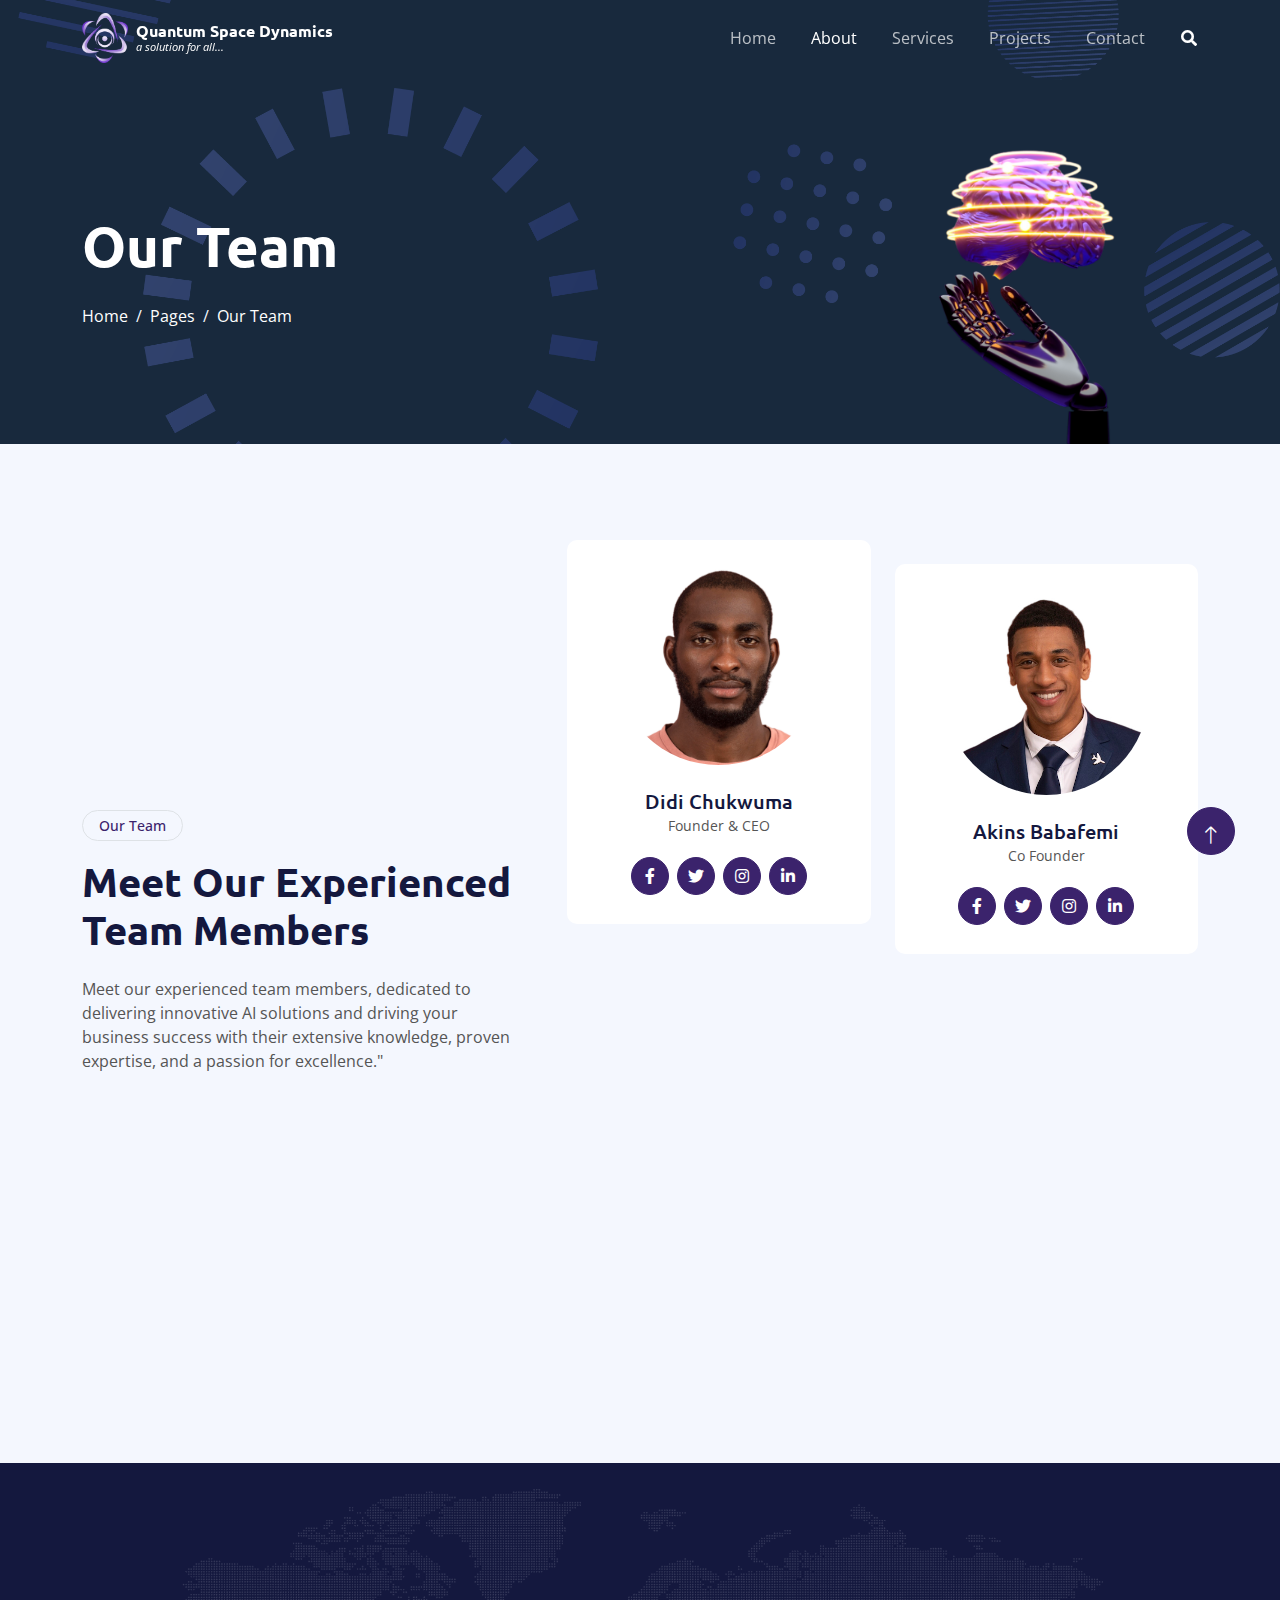
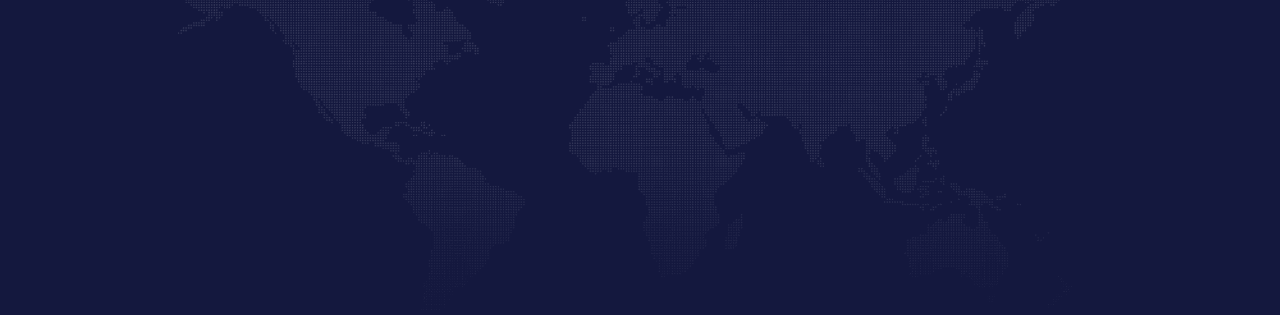
<file: team.html>
<!DOCTYPE html>
<html lang="en">
  <head>
    <meta charset="utf-8" />
    <title>Quantum Space Dynamics LLC</title>
    <meta content="width=device-width, initial-scale=1.0" name="viewport" />
    <meta content="" name="keywords" />
    <meta content="" name="description" />

    <!-- Favicon -->
    <link href="img/favicon.png" rel="icon" />

    <!-- Google Web Fonts -->
    <link rel="preconnect" href="https://fonts.googleapis.com" />
    <link rel="preconnect" href="https://fonts.gstatic.com" crossorigin />
    <link
      href="https://fonts.googleapis.com/css2?family=Open+Sans:wght@400;600&family=Ubuntu:wght@500;700&display=swap"
      rel="stylesheet"
    />

    <!-- Icon Font Stylesheet -->
    <link
      href="https://cdnjs.cloudflare.com/ajax/libs/font-awesome/5.10.0/css/all.min.css"
      rel="stylesheet"
    />
    <link
      href="https://cdn.jsdelivr.net/npm/bootstrap-icons@1.4.1/font/bootstrap-icons.css"
      rel="stylesheet"
    />

    <!-- Libraries Stylesheet -->
    <link href="lib/animate/animate.min.css" rel="stylesheet" />
    <link href="lib/owlcarousel/assets/owl.carousel.min.css" rel="stylesheet" />

    <!-- Customized Bootstrap Stylesheet -->
    <link href="css/bootstrap.min.css" rel="stylesheet" />

    <!-- Template Stylesheet -->
    <link href="css/style.css" rel="stylesheet" />
  </head>

  <body>
    <!-- Spinner Start -->
    <div
      id="spinner"
      class="show bg-white position-fixed translate-middle w-100 vh-100 top-50 start-50 d-flex align-items-center justify-content-center"
    >
      <div
        class="spinner-grow text-primary"
        style="width: 3rem; height: 3rem"
        role="status"
      >
        <span class="sr-only">Loading...</span>
      </div>
    </div>
    <!-- Spinner End -->

<!-- Navbar Start -->
<div class="container-fluid sticky-top">
    <div class="container">
        <nav class="navbar navbar-expand-lg navbar-dark p-0">
            <a href="index.html" class="navbar-brand d-flex align-items-center">
                <img src="img/qsd.png" alt="Logo" class="img-fluid" style="max-height: 50px;">
                <div class="ms-2 d-flex flex-column justify-content-center">
                    <h2 class="text-white mb-0" style="font-size: 1rem; line-height: 1.2;">Quantum Space Dynamics</h2>
                    <small class="text-white" style="font-style: italic; font-size: 0.7rem; line-height: 1.2;">a solution for all...</small>
                </div>
            </a>
            <button type="button" class="navbar-toggler ms-auto me-0" data-bs-toggle="collapse"
                data-bs-target="#navbarCollapse">
                <span class="navbar-toggler-icon"></span>
            </button>
            <div class="collapse navbar-collapse" id="navbarCollapse">
                <div class="navbar-nav ms-auto">
                    <a href="index.html" class="nav-item nav-link">Home</a>
                    <a href="about.html" class="nav-item nav-link active">About</a>
                    <a href="service.html" class="nav-item nav-link">Services</a>
                    <a href="project.html" class="nav-item nav-link">Projects</a>
                    <a href="contact.html" class="nav-item nav-link">Contact</a>
                </div>
                <button type="button" class="btn text-white p-0 d-none d-lg-block" data-bs-toggle="modal"
                    data-bs-target="#searchModal"><i class="fa fa-search"></i></button>
            </div>
        </nav>
    </div>
</div>
<!-- Navbar End -->


    <!-- Hero Start -->
    <div class="container-fluid pt-5 bg-primary hero-header">
        <div class="container pt-5">
            <div class="row g-5 pt-5">
                <div class="col-lg-6 align-self-center text-center text-lg-start mb-lg-5">
                    <h1 class="display-4 text-white mb-4 animated slideInRight">Our Team</h1>
                    <nav aria-label="breadcrumb">
                        <ol class="breadcrumb justify-content-center justify-content-lg-start mb-0">
                            <li class="breadcrumb-item"><a class="text-white" href="#">Home</a></li>
                            <li class="breadcrumb-item"><a class="text-white" href="#">Pages</a></li>
                            <li class="breadcrumb-item text-white active" aria-current="page">Our Team</li>
                        </ol>
                    </nav>
                </div>
                <div class="col-lg-6 align-self-end text-center text-lg-end">
                    <img class="img-fluid" src="img/hero-img.png" alt="" style="max-height: 300px;">
                </div>
            </div>
        </div>
    </div>
    <!-- Hero End -->


    <!-- Full Screen Search Start -->
    <div class="modal fade" id="searchModal" tabindex="-1">
        <div class="modal-dialog modal-fullscreen">
            <div class="modal-content" style="background: rgba(20, 24, 62, 0.7);">
                <div class="modal-header border-0">
                    <button type="button" class="btn btn-square bg-white btn-close" data-bs-dismiss="modal"
                        aria-label="Close"></button>
                </div>
                <div class="modal-body d-flex align-items-center justify-content-center">
                    <div class="input-group" style="max-width: 600px;">
                        <input type="text" class="form-control bg-transparent border-light p-3"
                            placeholder="Type search keyword">
                        <button class="btn btn-light px-4"><i class="bi bi-search"></i></button>
                    </div>
                </div>
            </div>
        </div>
    </div>
    <!-- Full Screen Search End -->


   <!-- Team Start -->
   <div class="container-fluid bg-light py-5">
    <div class="container py-5">
      <div class="row g-5 align-items-center">
        <div class="col-lg-5 wow fadeIn" data-wow-delay="0.1s">
          <div class="btn btn-sm border rounded-pill text-primary px-3 mb-3">
            Our Team
          </div>
          <h1 class="mb-4">Meet Our Experienced Team Members</h1>
          <p class="mb-4">
            Meet our experienced team members, dedicated to delivering
            innovative AI solutions and driving your business success with
            their extensive knowledge, proven expertise, and a passion for
            excellence."
          </p>
          <!-- <a class="btn btn-primary rounded-pill px-4" href="">Read More</a> -->
        </div>
        <div class="col-lg-7">
          <div class="row g-4">
            <div class="col-md-6">
              <div class="row g-4">
                <div class="col-12 wow fadeIn" data-wow-delay="0.1s">
                  <div
                    class="team-item bg-white text-center rounded p-4 pt-0"
                  >
                    <img
                      class="img-fluid rounded-circle p-4"
                      src="img/team-1.jpg"
                      alt=""
                    />
                    <h5 class="mb-0">Didi Chukwuma</h5>
                    <small>Founder & CEO</small>
                    <div class="d-flex justify-content-center mt-3">
                      <a class="btn btn-square btn-primary m-1" href=""
                        ><i class="fab fa-facebook-f"></i
                      ></a>
                      <a class="btn btn-square btn-primary m-1" href=""
                        ><i class="fab fa-twitter"></i
                      ></a>
                      <a class="btn btn-square btn-primary m-1" href=""
                        ><i class="fab fa-instagram"></i
                      ></a>
                      <a class="btn btn-square btn-primary m-1" href=""
                        ><i class="fab fa-linkedin-in"></i
                      ></a>
                    </div>
                  </div>
                </div>
                <div class="col-12 wow fadeIn" data-wow-delay="0.5s">
                  <div
                    class="team-item bg-white text-center rounded p-4 pt-0"
                  >
                    <img
                      class="img-fluid rounded-circle p-4"
                      src="img/team-2.jpg"
                      alt=""
                    />
                    <h5 class="mb-0">Ismail Muhammed</h5>
                    <small>Chief Tech Officer</small>
                    <div class="d-flex justify-content-center mt-3">
                      <a class="btn btn-square btn-primary m-1" href=""
                        ><i class="fab fa-facebook-f"></i
                      ></a>
                      <a class="btn btn-square btn-primary m-1" href=""
                        ><i class="fab fa-twitter"></i
                      ></a>
                      <a class="btn btn-square btn-primary m-1" href=""
                        ><i class="fab fa-instagram"></i
                      ></a>
                      <a class="btn btn-square btn-primary m-1" href=""
                        ><i class="fab fa-linkedin-in"></i
                      ></a>
                    </div>
                  </div>
                </div>
              </div>
            </div>
            <div class="col-md-6 pt-md-4">
              <div class="row g-4">
                <div class="col-12 wow fadeIn" data-wow-delay="0.3s">
                  <div
                    class="team-item bg-white text-center rounded p-4 pt-0"
                  >
                    <img
                      class="img-fluid rounded-circle p-4"
                      src="img/team-3.jpg"
                      alt=""
                    />
                    <h5 class="mb-0">Akins Babafemi</h5>
                    <small>Co Founder</small>
                    <div class="d-flex justify-content-center mt-3">
                      <a class="btn btn-square btn-primary m-1" href=""
                        ><i class="fab fa-facebook-f"></i
                      ></a>
                      <a class="btn btn-square btn-primary m-1" href=""
                        ><i class="fab fa-twitter"></i
                      ></a>
                      <a class="btn btn-square btn-primary m-1" href=""
                        ><i class="fab fa-instagram"></i
                      ></a>
                      <a class="btn btn-square btn-primary m-1" href=""
                        ><i class="fab fa-linkedin-in"></i
                      ></a>
                    </div>
                  </div>
                </div>
                <div class="col-12 wow fadeIn" data-wow-delay="0.7s">
                  <div
                    class="team-item bg-white text-center rounded p-4 pt-0"
                  >
                    <img
                      class="img-fluid rounded-circle p-4"
                      src="img/team-4.jpg"
                      alt=""
                    />
                    <h5 class="mb-0">Cody Gardner</h5>
                    <small>Project Manager</small>
                    <div class="d-flex justify-content-center mt-3">
                      <a class="btn btn-square btn-primary m-1" href=""
                        ><i class="fab fa-facebook-f"></i
                      ></a>
                      <a class="btn btn-square btn-primary m-1" href=""
                        ><i class="fab fa-twitter"></i
                      ></a>
                      <a class="btn btn-square btn-primary m-1" href=""
                        ><i class="fab fa-instagram"></i
                      ></a>
                      <a class="btn btn-square btn-primary m-1" href=""
                        ><i class="fab fa-linkedin-in"></i
                      ></a>
                    </div>
                  </div>
                </div>
              </div>
            </div>
          </div>
        </div>
      </div>
    </div>
  </div>
  <!-- Team End -->


    <!-- Newsletter Start -->
    <!-- <div class="container-fluid bg-primary newsletter py-5">
        <div class="container">
          <div class="row g-5 align-items-center">
            <div
              class="col-md-5 ps-lg-0 pt-5 pt-md-0 text-start wow fadeIn"
              data-wow-delay="0.3s"
            >
              <img class="img-fluid" src="img/newsletter.png" alt="" />
            </div>
            <div
              class="col-md-7 py-5 newsletter-text wow fadeIn"
              data-wow-delay="0.5s"
            >
              <div class="btn btn-sm border rounded-pill text-white px-3 mb-3">
                Newsletter
              </div>
              <h1 class="text-white mb-4">Let's subscribe the newsletter</h1>
              <div class="position-relative w-100 mt-3 mb-2">
                <input
                  class="form-control border-0 rounded-pill w-100 ps-4 pe-5"
                  type="text"
                  placeholder="Enter Your Email"
                  style="height: 48px"
                />
                <button
                  type="button"
                  class="btn shadow-none position-absolute top-0 end-0 mt-1 me-2"
                >
                  <i class="fa fa-paper-plane text-primary fs-4"></i>
                </button>
              </div>
              <small class="text-white-50"
                >Subscribe to our newsletter for exclusive insights, expert tips,
                and industry news delivered straight to your inbox</small
              >
            </div>
          </div>
        </div>
      </div> -->
      <!-- Newsletter End -->
  
      <!-- Footer Start -->
      <div class="container-fluid bg-dark text-white-50 footer pt-5">
        <div class="container py-5">
          <div class="row g-5">
              <div class="col-md-6 col-lg-3 wow fadeIn" data-wow-delay="0.1s">
                  <a href="index.html" class="d-inline-block mb-3 d-flex align-items-center">
                      <img src="img/qsd.png" alt="Logo" class="img-fluid" style="max-height: 50px;">
                      <div class="ms-2 d-flex flex-column justify-content-center">
                          <h2 class="text-white mb-0" style="font-size: 1rem; line-height: 1.2;">Quantum Space Dynamics</h2>
                          <small class="text-white" style="font-style: italic; font-size: 0.7rem; line-height: 1.2;">A solution for all...</small>
                      </div>
                  </a>
                  <p class="mb-0">
                      A leader in AI, machine learning, and big data solutions. With over a decade of experience, we transform businesses through cutting-edge technology and customized, data-driven strategies.
                  </p>
              </div>
              
            <div class="col-md-6 col-lg-3 wow fadeIn" data-wow-delay="0.3s">
              <h5 class="text-white mb-4">Get In Touch</h5>
              <p>
                <i class="fa fa-map-marker-alt me-3"></i>123 Street, New York, USA
              </p>
              <p><i class="fa fa-phone-alt me-3"></i>+012 345 67890</p>
              <p><i class="fa fa-envelope me-3"></i>info@example.com</p>
              <div class="d-flex pt-2">
                <a class="btn btn-outline-light btn-social" href=""
                  ><i class="fab fa-twitter"></i
                ></a>
                <a class="btn btn-outline-light btn-social" href=""
                  ><i class="fab fa-facebook-f"></i
                ></a>
                <a class="btn btn-outline-light btn-social" href=""
                  ><i class="fab fa-youtube"></i
                ></a>
                <a class="btn btn-outline-light btn-social" href=""
                  ><i class="fab fa-instagram"></i
                ></a>
                <a class="btn btn-outline-light btn-social" href=""
                  ><i class="fab fa-linkedin-in"></i
                ></a>
              </div>
            </div>
            <div class="col-md-6 col-lg-3 wow fadeIn" data-wow-delay="0.5s">
              <h5 class="text-white mb-4">Popular Link</h5>
              <a class="btn btn-link" href="">About Us</a>
              <a class="btn btn-link" href="">Contact Us</a>
              <a class="btn btn-link" href="">Privacy Policy</a>
              <a class="btn btn-link" href="">Terms & Condition</a>
              <a class="btn btn-link" href="">Career</a>
            </div>
            <div class="col-md-6 col-lg-3 wow fadeIn" data-wow-delay="0.7s">
              <h5 class="text-white mb-4">Our Services</h5>
              <a class="btn btn-link" href="">Robotic Automation</a>
              <a class="btn btn-link" href="">Machine learning</a>
              <a class="btn btn-link" href="">Predictive Analysis</a>
              <a class="btn btn-link" href="">Data Science</a>
              <a class="btn btn-link" href="">Robot Technology</a>
            </div>
          </div>
        </div>
        <div class="container wow fadeIn" data-wow-delay="0.1s">
          <div class="copyright">
            <div class="row">
              <div class="col-md-6 text-center text-md-start mb-3 mb-md-0">
                &copy;
                <a class="border-bottom" href="#">Quantum Space Dynamics LLC</a>,
                All Right Reserved.
  
                <!--/*** This template is free as long as you keep the footer author’s credit link/attribution link/backlink. If you'd like to use the template without the footer author’s credit link/attribution link/backlink, you can purchase the Credit Removal License from "https://htmlcodex.com/credit-removal". Thank you for your support. ***/-->
                Designed By
                <a class="border-bottom" href="https://quantumspacedynamics.com"
                  >QSD Solutions</a
                >
              </div>
              <div class="col-md-6 text-center text-md-end">
                <div class="footer-menu">
                  <a href="">Home</a>
                  <a href="">Cookies</a>
                  <a href="">Help</a>
                  <a href="">FAQs</a>
                </div>
              </div>
            </div>
          </div>
        </div>
      </div>
      <!-- Footer End -->
  
      <!-- Back to Top -->
      <a href="#" class="btn btn-lg btn-primary btn-lg-square back-to-top pt-2"
        ><i class="bi bi-arrow-up"></i
      ></a>
  
      <!-- JavaScript Libraries -->
      <script src="https://ajax.googleapis.com/ajax/libs/jquery/3.6.1/jquery.min.js"></script>
      <script src="https://cdn.jsdelivr.net/npm/bootstrap@5.0.0/dist/js/bootstrap.bundle.min.js"></script>
      <script src="lib/wow/wow.min.js"></script>
      <script src="lib/easing/easing.min.js"></script>
      <script src="lib/waypoints/waypoints.min.js"></script>
      <script src="lib/counterup/counterup.min.js"></script>
      <script src="lib/owlcarousel/owl.carousel.min.js"></script>
  
      <!-- Template Javascript -->
      <script src="js/main.js"></script>
    </body>
  </html>
</file>
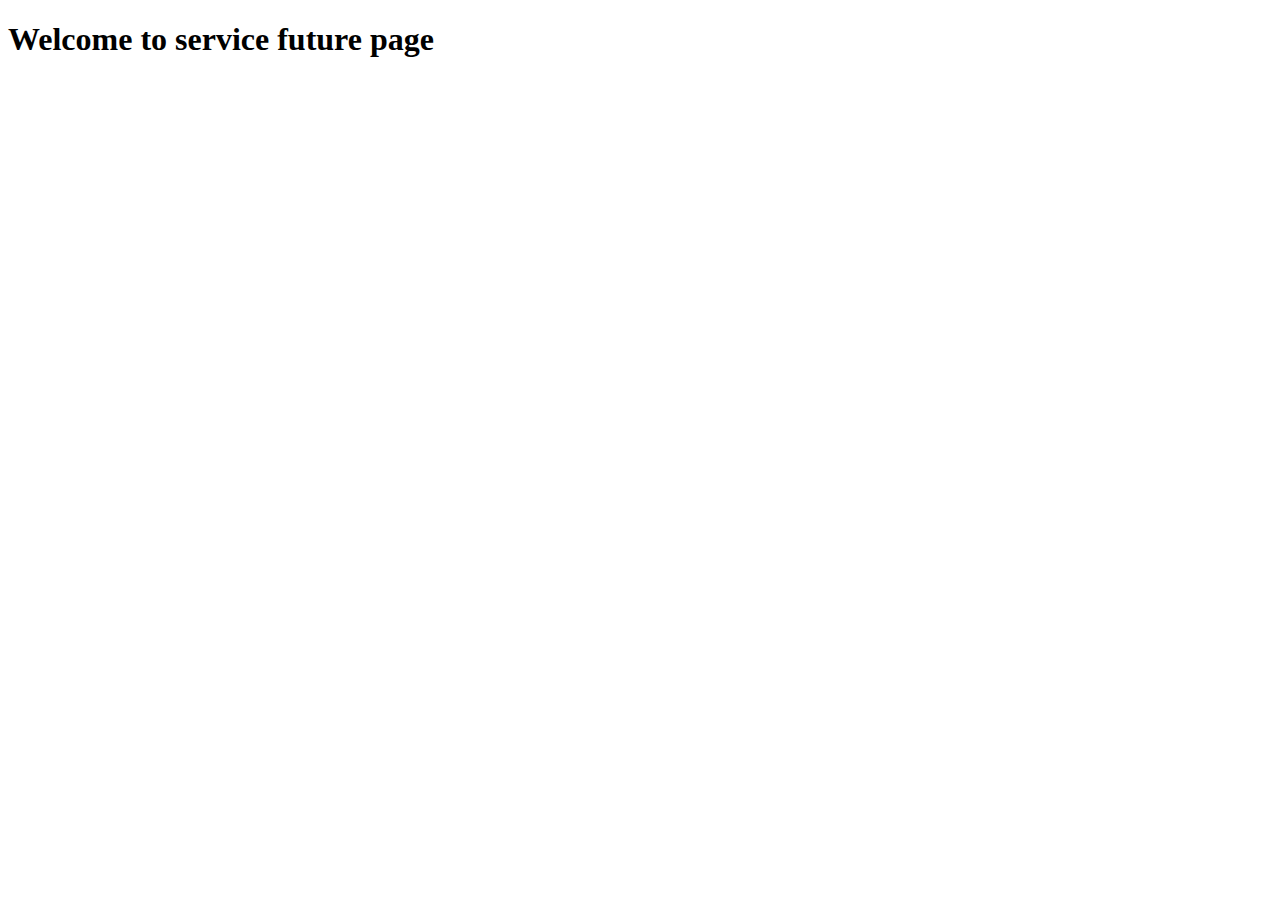
<file: verifyng/services.html>
<!DOCTYPE html>
<html lang="en">
<head>
    <meta charset="UTF-8">
    <meta name="viewport" content="width=device-width, initial-scale=1.0">
    <title>Document</title>
</head>
<body>
    <h1>Welcome to service future page</h1>
</body>
</html>
</file>
<file: css/style.css>
/********** Template CSS **********/
:root {
    --primary: #3b236c;
    --secondary: #9b14e3;
    --light: #F4F7FE;
    --dark: #14183E;
}


/*** Spinner ***/
#spinner {
    opacity: 0;
    visibility: hidden;
    transition: opacity .5s ease-out, visibility 0s linear .5s;
    z-index: 99999;
}

#spinner.show {
    transition: opacity .5s ease-out, visibility 0s linear 0s;
    visibility: visible;
    opacity: 1;
}

.back-to-top {
    position: fixed;
    display: none;
    right: 45px;
    bottom: 45px;
    z-index: 99;
}


/*** Heading ***/
h1,
h2,
h3,
.fw-bold {
    font-weight: 700 !important;
}

h4,
h5,
h6,
.fw-medium {
    font-weight: 500 !important;
}


/*** Button ***/
.btn {
    font-weight: 500;
    transition: .5s;
}

.btn-square {
    width: 38px;
    height: 38px;
}

.btn-sm-square {
    width: 32px;
    height: 32px;
}

.btn-lg-square {
    width: 48px;
    height: 48px;
}

.btn-square,
.btn-sm-square,
.btn-lg-square {
    padding: 0;
    display: flex;
    align-items: center;
    justify-content: center;
    font-weight: normal;
    border-radius: 50px;
}


/*** Navbar ***/
.sticky-top {
    top: -150px;
    transition: .5s;
}

.navbar {
    padding: 11px 0 !important;
    height: 75px;
}

.navbar .navbar-nav .nav-link {
    margin-right: 35px;
    padding: 0;
    color: rgba(255, 255, 255, .7);
    outline: none;
}

.navbar .navbar-nav .nav-link:hover,
.navbar .navbar-nav .nav-link.active {
    color: rgba(255, 255, 255, 1);
}

.navbar .dropdown-toggle::after {
    border: none;
    content: "\f107";
    font-family: "Font Awesome 5 Free";
    font-weight: 900;
    vertical-align: middle;
    margin-left: 8px;
}

@media (max-width: 991.98px) {
    .navbar .navbar-nav {
        padding: 0 15px;
        background: var(--primary);
    }

    .navbar .navbar-nav .nav-link  {
        margin-right: 0;
        padding: 10px 0;
    }
}

@media (min-width: 992px) {
    .navbar .nav-item .dropdown-menu {
        display: block;
        border: none;
        margin-top: 0;
        top: 150%;
        opacity: 0;
        visibility: hidden;
        transition: .5s;
    }

    .navbar .nav-item:hover .dropdown-menu {
        top: 100%;
        visibility: visible;
        transition: .5s;
        opacity: 1;
    }
}


/*** Hero Header ***/
.hero-header {
    margin-top: -75px;
    background: url(../img/bg-hero.png) center center no-repeat;
    background-size: cover;
}

.hero-header .breadcrumb-item+.breadcrumb-item::before {
    color: var(--light);
}


/*** Section Title ***/
.section-title::before {
    position: absolute;
    content: "";
    width: 45px;
    height: 4px;
    bottom: 0;
    left: 0;
    background: var(--dark);
}

.section-title::after {
    position: absolute;
    content: "";
    width: 4px;
    height: 4px;
    bottom: 0;
    left: 50px;
    background: var(--dark);
}

.section-title.text-center::before {
    left: 50%;
    margin-left: -25px;
}

.section-title.text-center::after {
    left: 50%;
    margin-left: 25px;
}

.section-title h6::before,
.section-title h6::after {
    position: absolute;
    content: "";
    width: 10px;
    height: 10px;
    top: 2px;
    left: 0;
    background: rgba(33, 66, 177, .5);
}

.section-title h6::after {
    top: 5px;
    left: 3px;
}


/*** About ***/
.about-img {
    position: relative;
    overflow: hidden;
}

.about-img::after {
    position: absolute;
    content: "";
    width: 100%;
    height: 100%;
    top: 0;
    left: 0;
    background: url(../img/bg-about-img.png) top left no-repeat;
    background-size: contain;
}


/*** Service ***/
.service-item {
    position: relative;
    padding: 45px 30px;
    background: #FFFFFF;
    transition: .5s;
}

.service-item:hover {
    background: var(--primary);
}

.service-item .service-icon {
    margin: 0 auto 20px auto;
    width: 90px;
    height: 90px;
    color: var(--primary);
    background: var(--light);
    transition: .5s;
}

.service-item:hover .service-icon {
    background: #FFFFFF;
}

.service-item h5,
.service-item p {
    transition: .5s;
}

.service-item:hover h5,
.service-item:hover p {
    color: #FFFFFF;
}

.service-item a.btn {
    position: relative;
    display: flex;
    color: var(--primary);
    transition: .5s;
    z-index: 1;
}

.service-item:hover a.btn {
    color: var(--primary);
}

.service-item a.btn::before {
    position: absolute;
    content: "";
    width: 35px;
    height: 35px;
    top: 0;
    left: 0;
    border-radius: 35px;
    background: var(--light);
    transition: .5s;
    z-index: -1;
}

.service-item:hover a.btn::before {
    width: 100%;
    background: var(--light);
}


/*** Feature ***/
.feature {
    background: url(../img/bg-hero.png) center center no-repeat;
    background-size: cover;
}


/*** Newsletter ***/
.newsletter {
    background: url(../img/bg-hero.png) center center no-repeat;
    background-size: cover;
}

@media (min-width: 992px) {
    .newsletter .container {
        max-width: 100% !important;
    }

    .newsletter .newsletter-text  {
        padding-right: calc(((100% - 960px) / 2) + .75rem);
    }
}

@media (min-width: 1200px) {
    .newsletter .newsletter-text  {
        padding-right: calc(((100% - 1140px) / 2) + .75rem);
    }
}

@media (min-width: 1400px) {
    .newsletter .newsletter-text  {
        padding-right: calc(((100% - 1320px) / 2) + .75rem);
    }
}


/*** Case Study ***/
.case-item img {
    transition: .5s;
}
  
.case-item:hover img {
    transform: scale(1.2);
}
  
.case-overlay {
    position: absolute;
    padding: 30px;
    width: 100%;
    height: 100%;
    top: 0;
    left: 0;
    display: flex;
    flex-direction: column;
    align-items: flex-start;
    justify-content: flex-end;
    background: linear-gradient(rgba(20, 24, 62, 0), var(--dark));
    z-index: 1;
}

.case-overlay small {
    display: inline-block;
    padding: 3px 15px;
    color: #FFFFFF;
    background: rgba(20, 24, 62, .7);
    border-radius: 25px;
    margin-bottom: 15px;
}

.case-overlay span.btn:hover {
    color: var(--primary);
    background: #FFFFFF;
    border-color: #FFFFFF;
}


/*** FAQs ***/
.accordion .accordion-item {
    border: none;
    margin-bottom: 15px;
}

.accordion .accordion-button {
    background: var(--light);
    border-radius: 2px;
}

.accordion .accordion-button:not(.collapsed) {
    color: #FFFFFF;
    background: var(--primary);
    box-shadow: none;
}

.accordion .accordion-button:not(.collapsed)::after {
    background-image: url("data:image/svg+xml,%3csvg xmlns='http://www.w3.org/2000/svg' viewBox='0 0 16 16' fill='%23fff'%3e%3cpath fill-rule='evenodd' d='M1.646 4.646a.5.5 0 0 1 .708 0L8 10.293l5.646-5.647a.5.5 0 0 1 .708.708l-6 6a.5.5 0 0 1-.708 0l-6-6a.5.5 0 0 1 0-.708z'/%3e%3c/svg%3e");
}

.accordion .accordion-body {
    padding: 15px 0 0 0;
}


/*** Testimonial ***/
.testimonial-carousel {
    position: relative;
}

.testimonial-carousel .owl-nav {
    position: absolute;
    width: 40px;
    height: 100%;
    top: calc(50% - 50px);
    left: -21px;
    display: flex;
    flex-direction: column;
    align-items: center;
}

.testimonial-carousel .owl-nav .owl-prev,
.testimonial-carousel .owl-nav .owl-next {
    margin: 5px 0;
    width: 40px;
    height: 40px;
    display: flex;
    align-items: center;
    justify-content: center;
    color: var(--primary);
    background: #FFFFFF;
    border: 1px solid var(--primary);
    border-radius: 40px;
    font-size: 18px;
    transition: .5s;
}

.testimonial-carousel .owl-nav .owl-prev:hover,
.testimonial-carousel .owl-nav .owl-next:hover {
    background: var(--primary);
    color: #FFFFFF;
}

.testimonial-carousel .owl-dots {
    margin-top: 35px;
    margin-left: 3rem;
}

.testimonial-carousel .owl-dot {
    position: relative;
    display: inline-block;
    margin-right: 10px;
    width: 15px;
    height: 15px;
    background: #FFFFFF;
    border: 1px solid var(--primary);
    border-radius: 15px;
    transition: .5s;
}

.testimonial-carousel .owl-dot.active {
    width: 30px;
    background: var(--primary);
}


/*** Team ***/
.team-item {
    transition: .5s;
    border: 1px solid transparent;
    transition: .5s;
}

.team-item:hover {

    border-color: var(--primary);
}


/*** Footer ***/
.footer {
    background: url(../img/footer.png) center center no-repeat;
    background-size: contain;
}

.footer .btn.btn-social {
    margin-right: 5px;
    width: 40px;
    height: 40px;
    display: flex;
    align-items: center;
    justify-content: center;
    color: rgba(255,255,255,.5);
    border: 1px solid rgba(256, 256, 256, .1);
    border-radius: 40px;
    transition: .3s;
}

.footer .btn.btn-social:hover {
    color: var(--primary);
}

.footer .btn.btn-link {
    display: block;
    margin-bottom: 10px;
    padding: 0;
    text-align: left;
    color: rgba(255,255,255,.5);
    font-weight: normal;
    transition: .3s;
}

.footer .btn.btn-link:hover {
    color: #FFFFFF;
}

.footer .btn.btn-link::before {
    position: relative;
    content: "\f105";
    font-family: "Font Awesome 5 Free";
    font-weight: 900;
    margin-right: 10px;
}

.footer .btn.btn-link:hover {
    letter-spacing: 1px;
    box-shadow: none;
}

.footer .copyright {
    padding: 25px 0;
    font-size: 14px;
    border-top: 1px solid rgba(256, 256, 256, .1);
}

.footer .copyright a {
    color: rgba(255,255,255,.5);
}

.footer .copyright a:hover {
    color: #FFFFFF;
}

.footer .footer-menu a {
    margin-right: 15px;
    padding-right: 15px;
    border-right: 1px solid rgba(255, 255, 255, .1);
}

.footer .footer-menu a:last-child {
    margin-right: 0;
    padding-right: 0;
    border-right: none;
}
</file>
<file: verifyng/features/css/style.css>
/********** Template CSS **********/
:root {
    --primary: #ebf5eb;
    --secondary: #249a1e;
    --light: #F0F6FF;
    --dark: #262B47;
}


/*** Spinner ***/
#spinner {
    opacity: 0;
    visibility: hidden;
    transition: opacity .5s ease-out, visibility 0s linear .5s;
    z-index: 99999;
}

#spinner.show {
    transition: opacity .5s ease-out, visibility 0s linear 0s;
    visibility: visible;
    opacity: 1;
}


/*** Heading ***/
h1,
h2,
.fw-bold {
    font-weight: 700 !important;
}

h3,
h4,
.fw-semi-bold {
    font-weight: 600 !important;
}

h5,
h6,
.fw-medium {
    font-weight: 500 !important;
}


/*** Gradient Text & BG ***/
.text-primary-gradient {
    background: linear-gradient(to bottom right, var(--primary), var(--secondary));
    -webkit-background-clip: text;
    -webkit-text-fill-color: transparent;
}

.text-secondary-gradient {
    background: linear-gradient(to bottom right, var(--secondary), var(--primary));
    -webkit-background-clip: text;
    -webkit-text-fill-color: transparent;
}

.bg-primary-gradient {
    background: linear-gradient(to bottom right, var(--primary), var(--secondary));
}

.bg-secondary-gradient {
    background: linear-gradient(to bottom right, var(--secondary), var(--primary));
}


/*** Button ***/
.btn {
    transition: .5s;
}

.btn.btn-primary-gradient,
.btn.btn-secondary-gradient {
    position: relative;
    overflow: hidden;
    border: none;
    color: #000000;
    z-index: 1;
}

.btn.btn-primary-gradient::after,
.btn.btn-secondary-gradient::after {
    position: absolute;
    content: "";
    top: 0;
    left: 0;
    width: 100%;
    height: 100%;
    transition: .5s;
    z-index: -1;
    opacity: 0;
}

.btn.btn-primary-gradient,
.btn.btn-secondary-gradient::after {
    background: linear-gradient(to bottom right, var(--primary), var(--secondary));
}

.btn.btn-secondary-gradient,
.btn.btn-primary-gradient::after {
    background: linear-gradient(to bottom right, var(--secondary), var(--primary));
}

.btn.btn-primary-gradient:hover::after,
.btn.btn-secondary-gradient:hover::after {
    opacity: 1;
}

.btn-square {
    width: 38px;
    height: 38px;
}

.btn-sm-square {
    width: 32px;
    height: 32px;
}

.btn-lg-square {
    width: 48px;
    height: 48px;
}

.btn-square,
.btn-sm-square,
.btn-lg-square {
    padding: 0;
    display: flex;
    align-items: center;
    justify-content: center;
    font-weight: normal;
    border-radius: 50px;
}

.back-to-top {
    position: fixed;
    display: none;
    right: 45px;
    bottom: 45px;
    z-index: 99;
    border: none;
    background: linear-gradient(to bottom right, var(--primary), var(--secondary));
}


/*** Navbar ***/
.navbar-light .navbar-nav .nav-link {
    position: relative;
    margin-right: 25px;
    padding: 45px 0;
    font-family: 'Jost', sans-serif;
    font-size: 18px;
    font-weight: 500;
    color: #0e0b0b !important;
    outline: none;
    transition: .5s;
}

.navbar-light .navbar-nav .nav-link::before {
    position: absolute;
    content: "";
    width: 0;
    height: 0;
    top: -10px;
    left: 50%;
    transform: translateX(-50%);
    border: 10px solid;
    border-color: #0e0b0b transparent transparent transparent;
    transition: .5s;
}

.sticky-top.navbar-light .navbar-nav .nav-link {
    padding: 20px 0;
    color: var(--dark) !important;
}

.navbar-light .navbar-nav .nav-link:hover::before,
.navbar-light .navbar-nav .nav-link.active::before {
    top: 0;
}

.navbar-light .navbar-brand h1 {
    color: #0e0b0b;
}

.navbar-light .navbar-brand img {
    max-height: 60px;
    transition: .5s;
}

.sticky-top.navbar-light .navbar-brand img {
    max-height: 45px;
}

@media (max-width: 991.98px) {
    .sticky-top.navbar-light {
        position: relative;
        background: #FFFFFF;
    }

    .navbar-light .navbar-collapse {
        margin-top: 15px;
        border-top: 1px solid #DDDDDD;
    }

    .navbar-light .navbar-nav .nav-link,
    .sticky-top.navbar-light .navbar-nav .nav-link {
        padding: 10px 0;
        margin-left: 0;
        color: var(--dark) !important;
    }

    .navbar-light .navbar-nav .nav-link::before {
        display: none;
    }

    .navbar-light .navbar-nav .nav-link:hover,
    .navbar-light .navbar-nav .nav-link.active {
        color: var(--primary) !important;
    }

    .navbar-light .navbar-brand h1 {
        background: linear-gradient(to bottom right, var(--primary), var(--secondary));
        -webkit-background-clip: text;
        -webkit-text-fill-color: transparent;
    }

    .navbar-light .navbar-brand img {
        max-height: 45px;
    }
}

@media (min-width: 992px) {
    .navbar-light {
        position: absolute;
        width: 100%;
        top: 0;
        left: 0;
        z-index: 999;
    }
    
    .sticky-top.navbar-light {
        position: fixed;
        background: #FFFFFF;
    }

    .sticky-top.navbar-light .navbar-nav .nav-link::before {
        border-top-color: var(--primary);
    }

    .sticky-top.navbar-light .navbar-brand h1 {
        background: linear-gradient(to bottom right, var(--primary), var(--secondary));
        -webkit-background-clip: text;
        -webkit-text-fill-color: transparent;
    }
}


/*** Hero Header ***/
.hero-header {
    margin-bottom: 6rem;
    padding: 16rem 0 0 0;
    background:
        url(../img/bg-circle.png),
        url(../img/bg-triangle.png),
        url(../img/bg-bottom.png),
        linear-gradient(to bottom right, var(--primary), var(--secondary));
    background-position:
        left 0px top 0px,
        right 0px top 50%,
        center bottom;
    background-repeat: no-repeat;
}

@media (max-width: 991.98px) {
    .hero-header {
        padding: 6rem 0 9rem 0;
    }
}


/*** Feature ***/
.feature-item {
    transition: .5s;
}

.feature-item:hover {
    margin-top: -15px;
    box-shadow: 0 .5rem 1.5rem rgba(0, 0, 0, .08);
}


/*** Pricing ***/
.pricing .nav {
    padding: 2px;
}

.pricing .nav-link {
    padding: 12px 30px;
    font-weight: 500;
    color: var(--dark);
    background: #FFFFFF;
}

.pricing .nav-item:first-child .nav-link {
    border-radius: 30px 0 0 30px;
}

.pricing .nav-item:last-child .nav-link {
    border-radius: 0 30px 30px 0;
}

.pricing .nav-link.active {
    color: #FFFFFF;
    background: linear-gradient(to bottom right, var(--primary), var(--secondary));
}


/*** Screenshot ***/
.screenshot-carousel {
    position: relative;
    width: 253px;
    height: 500px;
    padding: 15px;
    margin-right: 30px;
}

.screenshot-carousel::before {
    position: absolute;
    content: "";
    width: 100%;
    height: 100%;
    top: 0;
    left: 0;
    background: url(../img/screenshot-frame.png) center center no-repeat;
    background-size: 253px 500px;
    z-index: 1;
}

.screenshot-carousel .owl-item img {
    position: relative;
    width: 223px;
    height: 470px;
}

.screenshot-carousel .owl-dots {
    position: absolute;
    top: 50%;
    right: -30px;
    transform: translateY(-50%);
    display: flex;
    flex-direction: column;
    align-items: center;
    justify-content: center;
}

.screenshot-carousel .owl-dot {
    position: relative;
    display: inline-block;
    margin: 5px 0;
    width: 15px;
    height: 15px;
    background: linear-gradient(to bottom right, var(--primary), var(--secondary));
    border-radius: 15px;
    transition: .5s;
}

.screenshot-carousel .owl-dot::after {
    position: absolute;
    content: "";
    width: 5px;
    height: 5px;
    top: 5px;
    left: 5px;
    background: #FFFFFF;
    border-radius: 5px;
}

.screenshot-carousel .owl-dot.active {
    box-shadow: 0 0 10px var(--dark);
}


/*** Testimonial ***/
.testimonial-carousel .owl-item .testimonial-item,
.testimonial-carousel .owl-item .testimonial-item * {
    transition: .5s;
}

.testimonial-carousel .owl-item.center .testimonial-item {
    background: linear-gradient(to bottom right, var(--primary), var(--secondary));
}

.testimonial-carousel .owl-item.center .testimonial-item h5,
.testimonial-carousel .owl-item.center .testimonial-item p {
    color: #FFFFFF !important;
}

.testimonial-carousel .owl-nav {
    margin-top: 30px;
    display: flex;
    justify-content: center;
}

.testimonial-carousel .owl-nav .owl-prev,
.testimonial-carousel .owl-nav .owl-next {
    margin: 0 12px;
    width: 50px;
    height: 50px;
    display: flex;
    align-items: center;
    justify-content: center;
    color: #FFFFFF;
    background: linear-gradient(to bottom right, var(--primary), var(--secondary));
    border-radius: 60px;
    font-size: 18px;
    transition: .5s;
}

.testimonial-carousel .owl-nav .owl-prev:hover,
.testimonial-carousel .owl-nav .owl-next:hover {
    background: linear-gradient(to bottom right, var(--secondary), var(--primary));
}


/*** Footer ***/
.footer {
    margin-top: 6rem;
    padding-top: 9rem;
    background:
        url(../img/bg-circle.png),
        url(../img/bg-triangle.png),
        url(../img/bg-top.png),
        linear-gradient(to bottom right, var(--primary), var(--secondary));
    background-position:
        left 0px bottom 0px,
        right 0px top 50%,
        center top;
    background-repeat: no-repeat;
}

.footer .btn.btn-social {
    margin-right: 5px;
    width: 40px;
    height: 40px;
    display: flex;
    align-items: center;
    justify-content: center;
    color: var(--light);
    border: 1px solid rgba(256, 256, 256, .1);
    border-radius: 40px;
    transition: .3s;
}

.footer .btn.btn-social:hover {
    color: var(--primary);
}

.footer .btn.btn-link {
    display: block;
    margin-bottom: 10px;
    padding: 0;
    text-align: left;
    color: var(--light);
    font-weight: normal;
    transition: .3s;
}

.footer .btn.btn-link::before {
    position: relative;
    content: "\f105";
    font-family: "Font Awesome 5 Free";
    font-weight: 900;
    margin-right: 10px;
}

.footer .btn.btn-link:hover {
    letter-spacing: 1px;
    box-shadow: none;
}

.footer .copyright {
    padding: 25px 0;
    font-size: 14px;
    border-top: 1px solid rgba(256, 256, 256, .1);
}

.footer .copyright a {
    color: var(--light);
}

.footer .footer-menu a {
    margin-right: 15px;
    padding-right: 15px;
    border-right: 1px solid rgba(255, 255, 255, .1);
}

.footer .footer-menu a:last-child {
    margin-right: 0;
    padding-right: 0;
    border-right: none;
}
</file>
